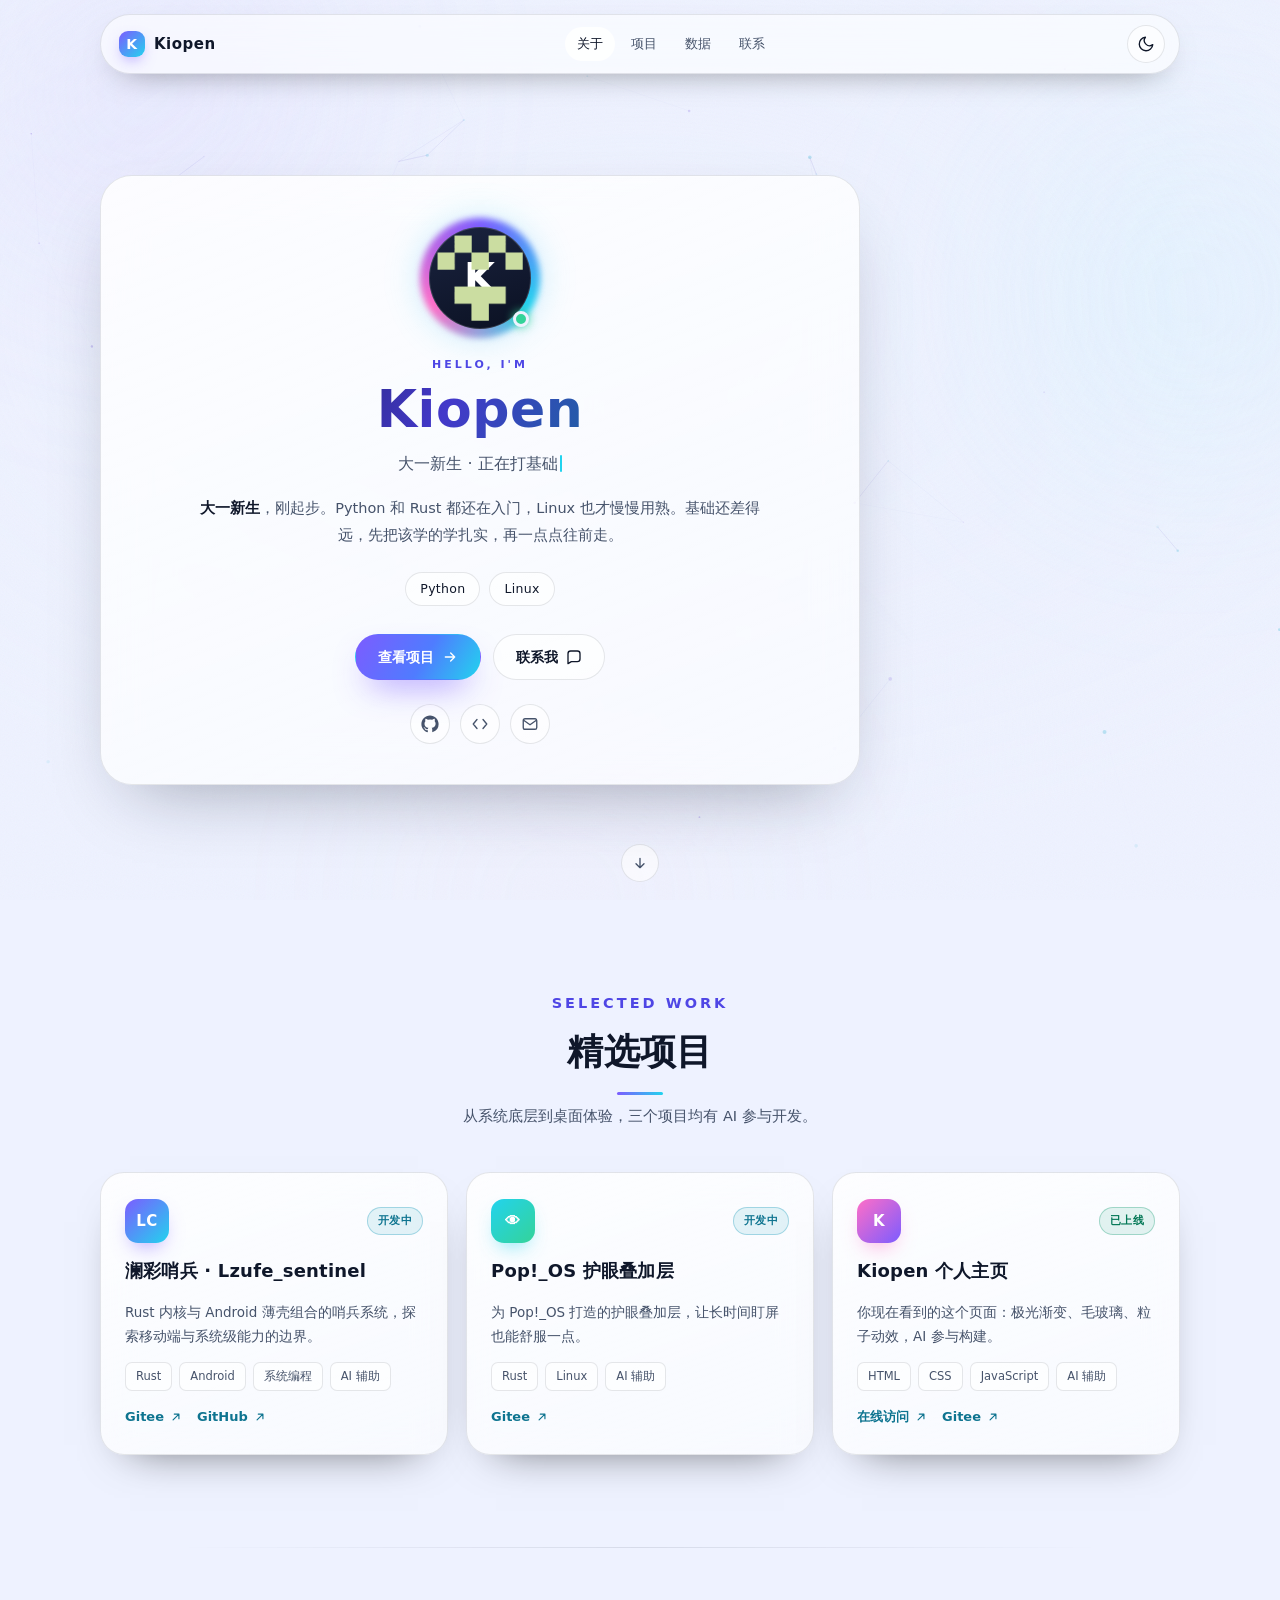
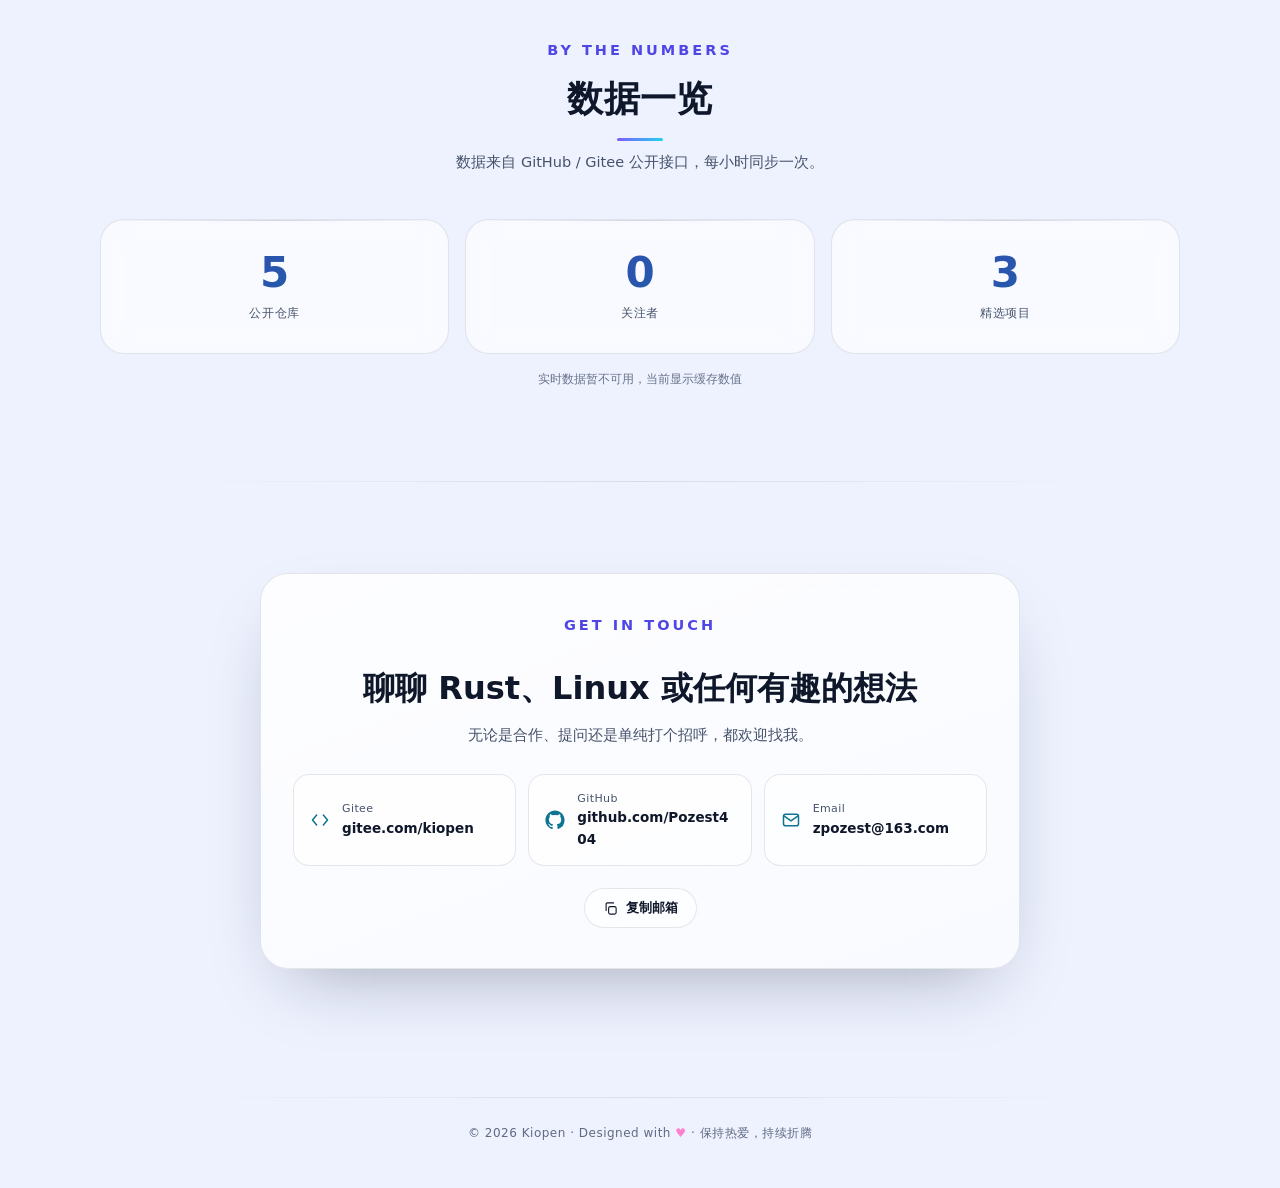
<file: index.html>
<!DOCTYPE html>
<html lang="zh-CN" data-theme="dark">
<head>
<meta charset="UTF-8" />
<meta name="viewport" content="width=device-width, initial-scale=1.0" />
<meta name="color-scheme" content="dark light" />
<meta name="theme-color" id="themeColor" content="#060912" />
<script>
  /* 尽早应用主题，避免深色闪屏 */
  (function () {
    try {
      var t = localStorage.getItem('kiopen-theme');
      if (!t) t = window.matchMedia('(prefers-color-scheme: light)').matches ? 'light' : 'dark';
      document.documentElement.setAttribute('data-theme', t);
      document.documentElement.style.colorScheme = t;
    } catch (e) {}
  })();
</script>
<title>Kiopen · 大一新生，正在学编程</title>
<meta name="description" content="Kiopen 的个人主页 —— 大一新生，刚开始学编程，Python 和 Rust 都在入门，还在慢慢熟悉 Linux。" />
<meta name="author" content="Kiopen" />
<meta name="keywords" content="Kiopen, Rust, Linux, Pop!_OS, 个人主页, Pozest404" />
<link rel="canonical" href="https://kiopen.icu/" />
<link rel="manifest" href="/manifest.webmanifest" />
<link rel="apple-touch-icon" href="/avatar.png" />

<meta property="og:type" content="website" />
<meta property="og:title" content="Kiopen · 大一新生，正在学编程" />
<meta property="og:description" content="大一新生，刚开始学编程，Python 和 Rust 都还在入门阶段。" />
<meta property="og:url" content="https://kiopen.icu/" />
<meta property="og:image" content="https://kiopen.icu/avatar.png" />
<meta name="twitter:card" content="summary" />
<meta name="twitter:title" content="Kiopen · 大一新生，正在学编程" />
<meta name="twitter:description" content="大一新生，刚开始学编程，Python 和 Rust 都还在入门阶段。" />
<meta name="twitter:image" content="https://kiopen.icu/avatar.png" />

<link rel="icon" href="data:image/svg+xml,%3Csvg xmlns='http://www.w3.org/2000/svg' viewBox='0 0 64 64'%3E%3Cdefs%3E%3ClinearGradient id='g' x1='0' y1='0' x2='1' y2='1'%3E%3Cstop stop-color='%237c5cff'/%3E%3Cstop offset='1' stop-color='%2322d3ee'/%3E%3C/linearGradient%3E%3C/defs%3E%3Crect width='64' height='64' rx='16' fill='url(%23g)'/%3E%3Ctext x='32' y='45' font-family='Arial,sans-serif' font-size='36' font-weight='700' fill='white' text-anchor='middle'%3EK%3C/text%3E%3C/svg%3E" />

<script type="application/ld+json">
{
  "@context": "https://schema.org",
  "@type": "Person",
  "name": "Kiopen",
  "url": "https://kiopen.icu/",
  "image": "https://kiopen.icu/avatar.png",
  "jobTitle": "大一新生",
  "knowsAbout": ["Python", "Linux"],
  "sameAs": ["https://github.com/Pozest404", "https://gitee.com/kiopen"]
}
</script>

<style>
  :root {
    --accent-1: #7c5cff;
    --accent-2: #22d3ee;
    --accent-3: #ff6ec7;
    --bg: #060912;
    --text: #f6f8ff;
    --muted: rgba(246, 248, 255, 0.7);
    --card: rgba(255, 255, 255, 0.065);
    --card-strong: rgba(255, 255, 255, 0.11);
    --border: rgba(255, 255, 255, 0.14);
    --border-strong: rgba(255, 255, 255, 0.32);
    --nav-bg: rgba(6, 9, 18, 0.62);
    --shadow: 0 30px 70px -26px rgba(3, 5, 16, 0.9);
    --ring: rgba(255, 255, 255, 0.18);
    --radius: 24px;
    --maxw: 1080px;
  }
  [data-theme="light"] {
    --bg: #eef2ff;
    --text: #0f172a;
    --muted: #46536b;
    --card: rgba(255, 255, 255, 0.62);
    --card-strong: rgba(255, 255, 255, 0.86);
    --border: rgba(15, 23, 42, 0.1);
    --border-strong: rgba(15, 23, 42, 0.24);
    --nav-bg: rgba(255, 255, 255, 0.62);
    --shadow: 0 30px 70px -32px rgba(15, 23, 42, 0.38);
    --ring: rgba(15, 23, 42, 0.14);
  }

  *, *::before, *::after { margin: 0; padding: 0; box-sizing: border-box; }
  html { scroll-behavior: smooth; }
  @media (prefers-reduced-motion: reduce) { html { scroll-behavior: auto; } }

  body {
    position: relative;
    min-height: 100vh;
    background: var(--bg);
    color: var(--text);
    font-family: "PingFang SC", "Microsoft YaHei", system-ui, -apple-system, "Segoe UI", Roboto, sans-serif;
    -webkit-font-smoothing: antialiased;
    overflow-x: hidden;
    line-height: 1.6;
    transition: background 0.4s ease, color 0.4s ease;
  }

  a { color: inherit; }
  img { max-width: 100%; display: block; }
  ::selection { background: rgba(124, 92, 255, 0.45); color: #fff; }

  .skip {
    position: fixed; left: 12px; top: -60px; z-index: 999;
    padding: 10px 16px; border-radius: 10px;
    background: var(--accent-1); color: #fff; text-decoration: none; font-size: 13px;
    transition: top 0.2s ease;
  }
  .skip:focus { top: 12px; }

  :focus-visible { outline: 2px solid var(--accent-2); outline-offset: 3px; border-radius: 6px; }

  /* ===== 极光背景 ===== */
  .aurora { position: fixed; inset: 0; z-index: 0; overflow: hidden; pointer-events: none; }
  .aurora .blob { position: absolute; border-radius: 50%; filter: blur(90px); opacity: 0.55; mix-blend-mode: screen; will-change: transform; }
  .b1 { width: 46vmax; height: 46vmax; left: -12vmax; top: -16vmax; background: radial-gradient(circle, #7c5cff, transparent 65%); animation: drift1 20s ease-in-out infinite alternate; }
  .b2 { width: 42vmax; height: 42vmax; right: -14vmax; top: 2vmax; background: radial-gradient(circle, #22d3ee, transparent 65%); animation: drift2 24s ease-in-out infinite alternate; }
  .b3 { width: 40vmax; height: 40vmax; left: 24vmax; bottom: -20vmax; background: radial-gradient(circle, #ff6ec7, transparent 65%); animation: drift3 28s ease-in-out infinite alternate; }
  [data-theme="light"] .aurora .blob { opacity: 0.3; mix-blend-mode: multiply; filter: blur(100px); }
  [data-theme="light"] .b1 { background: radial-gradient(circle, #c4b5fd, transparent 68%); }
  [data-theme="light"] .b2 { background: radial-gradient(circle, #a5f3fc, transparent 68%); }
  [data-theme="light"] .b3 { background: radial-gradient(circle, #fbcfe8, transparent 68%); }
  .aurora::after {
    content: ""; position: absolute; inset: 0;
    background: radial-gradient(70% 60% at 50% 40%, transparent 0%, rgba(4, 6, 15, 0.35) 70%, rgba(4, 6, 15, 0.6) 100%);
  }
  [data-theme="light"] .aurora::after { background: radial-gradient(75% 60% at 50% 35%, transparent 0%, rgba(238, 242, 255, 0.35) 70%, rgba(238, 242, 255, 0.7) 100%); }
  @keyframes drift1 { to { transform: translate3d(12vmax, 10vmax, 0) scale(1.18); } }
  @keyframes drift2 { to { transform: translate3d(-10vmax, 12vmax, 0) scale(1.12); } }
  @keyframes drift3 { to { transform: translate3d(8vmax, -10vmax, 0) scale(1.2); } }

  #particles { position: fixed; inset: 0; z-index: 1; pointer-events: none; }

  /* ===== 顶部导航 ===== */
  .nav {
    position: fixed; top: 14px; left: 50%; transform: translateX(-50%);
    z-index: 50;
    width: min(var(--maxw), calc(100vw - 24px));
    display: flex; align-items: center; justify-content: space-between; gap: 14px;
    padding: 10px 14px 10px 18px;
    border-radius: 999px;
    background: var(--nav-bg);
    border: 1px solid var(--border);
    -webkit-backdrop-filter: blur(18px) saturate(150%);
    backdrop-filter: blur(18px) saturate(150%);
    box-shadow: 0 12px 34px -20px rgba(0, 0, 0, 0.6);
  }
  .brand { display: flex; align-items: center; gap: 9px; font-weight: 800; letter-spacing: 0.5px; text-decoration: none; font-size: 15px; }
  .brand-dot {
    width: 26px; height: 26px; border-radius: 9px; display: grid; place-items: center;
    background: linear-gradient(135deg, var(--accent-1), var(--accent-2));
    color: #fff; font-size: 14px; box-shadow: 0 6px 16px -6px rgba(124, 92, 255, 0.9);
  }
  .nav-links { display: flex; align-items: center; gap: 4px; }
  .nav-links a {
    padding: 7px 12px; border-radius: 999px; text-decoration: none;
    font-size: 13px; color: var(--muted);
    transition: color 0.2s ease, background 0.2s ease;
  }
  .nav-links a:hover { color: var(--text); background: var(--card-strong); }
  .nav-links a.active { color: var(--text); background: var(--card-strong); }

  .theme-btn {
    width: 38px; height: 38px; flex: none; display: grid; place-items: center;
    border-radius: 50%; border: 1px solid var(--border); background: var(--card);
    color: var(--text); cursor: pointer;
    transition: transform 0.25s ease, background 0.25s ease, border-color 0.25s ease;
  }
  .theme-btn:hover { transform: rotate(-18deg) scale(1.06); border-color: var(--border-strong); }
  .theme-btn svg { width: 18px; height: 18px; }
  .theme-btn .moon { display: none; }
  [data-theme="light"] .theme-btn .sun { display: none; }
  [data-theme="light"] .theme-btn .moon { display: block; }

  /* 移动端菜单按钮 */
  .nav-toggle {
    display: none; width: 38px; height: 38px; flex: none; place-items: center;
    border-radius: 50%; border: 1px solid var(--border); background: var(--card);
    color: var(--text); cursor: pointer;
    transition: transform 0.25s ease, background 0.25s ease, border-color 0.25s ease;
  }
  .nav-toggle:hover { border-color: var(--border-strong); }
  .nav-toggle svg { width: 18px; height: 18px; }
  [data-theme="light"] .nav-toggle { color: #0f172a; }

  /* 滚动进度条 */
  .progress {
    position: fixed; top: 0; left: 0; z-index: 60;
    width: 0; height: 2px;
    background: linear-gradient(90deg, var(--accent-1), var(--accent-2));
    box-shadow: 0 0 12px rgba(124, 92, 255, 0.85);
  }

  .nav.scrolled {
    box-shadow: 0 18px 44px -24px rgba(0, 0, 0, 0.85), 0 1px 0 rgba(255, 255, 255, 0.06) inset;
  }

  /* 背景细颗粒，让渐变更耐看 */
  body::after {
    content: ""; position: fixed; inset: 0; z-index: 1; pointer-events: none;
    opacity: 0.035;
    background-image: url("data:image/svg+xml,%3Csvg xmlns='http://www.w3.org/2000/svg' width='120' height='120'%3E%3Cfilter id='n'%3E%3CfeTurbulence type='fractalNoise' baseFrequency='0.9' numOctaves='2'/%3E%3C/filter%3E%3Crect width='120' height='120' filter='url(%23n)'/%3E%3C/svg%3E");
  }

  /* ===== 布局容器 ===== */
  .wrap { position: relative; z-index: 2; width: min(var(--maxw), calc(100vw - 36px)); margin: 0 auto; }
  main { position: relative; z-index: 2; }
  section { scroll-margin-top: 96px; }

  /* ===== Hero ===== */
  .hero {
    position: relative;
    min-height: 100vh; min-height: 100svh;
    display: flex; flex-direction: column; align-items: center; justify-content: center;
    text-align: center; padding: 130px 0 70px;
  }
  .hero-card {
    width: min(760px, 100%);
    padding: 46px 40px 40px;
    border-radius: 32px;
    border: 1px solid var(--border);
    background: linear-gradient(160deg, var(--card-strong), var(--card));
    -webkit-backdrop-filter: blur(22px) saturate(150%);
    backdrop-filter: blur(22px) saturate(150%);
    box-shadow: var(--shadow), inset 0 1px 0 rgba(255, 255, 255, 0.18);
    transform-style: preserve-3d;
    transition: transform 0.18s ease-out;
    position: relative;
    overflow: hidden;
  }
  .hero-card::before {
    content: ""; position: absolute; inset: 0; border-radius: inherit; pointer-events: none;
    background: radial-gradient(420px 300px at var(--mx, 50%) var(--my, 0%), rgba(124, 92, 255, 0.22), transparent 70%);
    opacity: 0; transition: opacity 0.35s ease;
  }
  .hero-card:hover::before { opacity: 1; }
  .hero-card.tilting { transition: none; }

  .avatar { position: relative; width: 112px; height: 112px; margin: 0 auto 22px; isolation: isolate; }
  .avatar-halo {
    position: absolute; inset: -18px; z-index: 0; border-radius: 50%;
    background: radial-gradient(circle, rgba(124, 92, 255, 0.5), rgba(34, 211, 238, 0.15) 55%, transparent 72%);
    filter: blur(14px); animation: breathe 4.5s ease-in-out infinite;
  }
  .avatar-ring {
    position: absolute; inset: -4px; z-index: 1; border-radius: 50%;
    background: conic-gradient(from 0deg, var(--accent-1), var(--accent-2), var(--accent-3), var(--accent-1));
    filter: blur(3px); animation: spin 9s linear infinite;
  }
  .avatar-core {
    position: absolute; inset: 5px; z-index: 2; border-radius: 50%; overflow: hidden;
    display: grid; place-items: center;
    background: linear-gradient(160deg, #1a2340, #0b1122);
    box-shadow: inset 0 0 0 1px rgba(255, 255, 255, 0.16);
  }
  .avatar-core .fallback { font-size: 40px; font-weight: 800; color: #fff; letter-spacing: 1px; }
  .avatar-core img { position: absolute; inset: 0; width: 100%; height: 100%; object-fit: cover; z-index: 2; }
  .avatar-status {
    position: absolute; right: 7px; bottom: 7px; z-index: 3; width: 16px; height: 16px; border-radius: 50%;
    background: #34d399; border: 3px solid var(--bg); box-shadow: 0 0 10px rgba(52, 211, 153, 0.9);
    animation: pulse 2.6s ease-out infinite;
  }
  @keyframes spin { to { transform: rotate(360deg); } }
  @keyframes breathe { 0%, 100% { opacity: 0.55; transform: scale(1); } 50% { opacity: 0.92; transform: scale(1.08); } }
  @keyframes pulse {
    0% { box-shadow: 0 0 0 0 rgba(52, 211, 153, 0.6); }
    70% { box-shadow: 0 0 0 9px rgba(52, 211, 153, 0); }
    100% { box-shadow: 0 0 0 0 rgba(52, 211, 153, 0); }
  }

  .eyebrow { font-size: 11px; letter-spacing: 3px; text-transform: uppercase; font-weight: 700; color: var(--accent-2); margin-bottom: 8px; }
  .name {
    font-size: clamp(34px, 6vw, 52px); line-height: 1.1; font-weight: 800; letter-spacing: 0.5px; margin-bottom: 12px;
    background: linear-gradient(115deg, var(--text), #c7d2fe 42%, #a5f3fc 78%, var(--text));
    -webkit-background-clip: text; background-clip: text; -webkit-text-fill-color: transparent; color: transparent;
  }
  .typing { display: flex; align-items: center; justify-content: center; gap: 2px; min-height: 26px; font-size: 16px; color: var(--muted); }
  .caret { display: inline-block; width: 2px; height: 17px; border-radius: 2px; background: var(--accent-2); animation: blink 1s steps(1) infinite; }
  @keyframes blink { 50% { opacity: 0; } }

  .hero-desc { max-width: 560px; margin: 18px auto 0; font-size: 14.5px; line-height: 1.9; color: var(--muted); }
  .hero-desc strong { color: var(--text); font-weight: 600; }

  .tags { display: flex; flex-wrap: wrap; justify-content: center; gap: 9px; margin-top: 22px; }
  .tags span {
    padding: 6px 14px; border-radius: 999px; font-size: 12.5px; letter-spacing: 0.3px;
    color: var(--text); background: var(--card); border: 1px solid var(--border);
    transition: transform 0.22s ease, background 0.22s ease, border-color 0.22s ease;
  }
  .tags span:hover { transform: translateY(-2px); background: rgba(124, 92, 255, 0.24); border-color: rgba(124, 92, 255, 0.55); }

  .cta { display: flex; flex-wrap: wrap; justify-content: center; gap: 12px; margin-top: 28px; }
  .btn {
    position: relative; overflow: hidden;
    display: inline-flex; align-items: center; gap: 8px;
    padding: 11px 22px; border-radius: 999px; font-size: 14px; font-weight: 600;
    text-decoration: none; cursor: pointer; border: 1px solid transparent;
    transition: transform 0.22s ease, box-shadow 0.22s ease, background 0.22s ease, border-color 0.22s ease;
  }
  .btn svg { width: 16px; height: 16px; }
  .btn-primary {
    color: #fff; background: linear-gradient(120deg, var(--accent-1), #4f7cff 55%, var(--accent-2));
    box-shadow: 0 16px 34px -14px rgba(124, 92, 255, 0.85);
  }
  .btn-primary:hover { transform: translateY(-3px); box-shadow: 0 22px 40px -14px rgba(124, 92, 255, 0.95); }
  .btn::after {
    content: ""; position: absolute; top: 0; left: -130%; width: 60%; height: 100%;
    background: linear-gradient(100deg, transparent, rgba(255, 255, 255, 0.38), transparent);
    transform: skewX(-18deg); transition: left 0.6s ease; pointer-events: none;
  }
  .btn:hover::after { left: 140%; }
  .btn-ghost { color: var(--text); background: var(--card); border-color: var(--border); }
  .btn-ghost:hover { transform: translateY(-3px); background: var(--card-strong); border-color: var(--border-strong); }

  .socials { display: flex; justify-content: center; gap: 10px; margin-top: 24px; }
  .socials a {
    width: 40px; height: 40px; display: grid; place-items: center; border-radius: 50%;
    color: var(--muted); background: var(--card); border: 1px solid var(--border);
    transition: transform 0.22s ease, color 0.22s ease, background 0.22s ease, border-color 0.22s ease;
  }
  .socials a:hover { transform: translateY(-3px); color: var(--text); background: var(--card-strong); border-color: var(--border-strong); }
  .socials a svg { width: 18px; height: 18px; }

  .scroll-hint {
    position: absolute; left: 50%; bottom: 18px; transform: translateX(-50%);
    display: grid; place-items: center; width: 38px; height: 38px; border-radius: 50%;
    color: var(--muted); background: var(--card); border: 1px solid var(--border);
    transition: color 0.22s ease, border-color 0.22s ease;
  }
  .scroll-hint:hover { color: var(--text); border-color: var(--border-strong); }
  .scroll-hint svg { width: 16px; height: 16px; animation: nudge 1.9s ease-in-out infinite; }
  @keyframes nudge { 0%, 100% { transform: translateY(-2px); } 50% { transform: translateY(3px); } }
  @media (max-width: 720px) { .scroll-hint { display: none; } }

  /* ===== 通用 section ===== */
  .section { position: relative; padding: 92px 0; }
  .section + .section::before {
    content: ""; position: absolute; top: 0; left: 50%; transform: translateX(-50%);
    width: min(920px, calc(100% - 48px)); height: 1px;
    background: linear-gradient(90deg, transparent, var(--border), transparent);
  }
  .section-head { text-align: center; max-width: 620px; margin: 0 auto 44px; }
  .section-head h2 {
    position: relative; padding-bottom: 14px;
    font-size: clamp(26px, 4vw, 36px); font-weight: 800; letter-spacing: 0.3px; margin-bottom: 10px;
    text-wrap: balance;
  }
  .section-head h2::after {
    content: ""; position: absolute; left: 50%; bottom: 0; transform: translateX(-50%);
    width: 46px; height: 3px; border-radius: 999px;
    background: linear-gradient(90deg, var(--accent-1), var(--accent-2));
  }
  .section-head p { color: var(--muted); font-size: 14.5px; }

  /* ===== 项目卡片 ===== */
  .projects-grid { display: grid; grid-template-columns: repeat(auto-fit, minmax(290px, 1fr)); gap: 18px; }
  .project {
    position: relative; display: flex; flex-direction: column; gap: 14px;
    padding: 26px 24px; border-radius: var(--radius);
    background: linear-gradient(160deg, var(--card-strong), var(--card));
    border: 1px solid var(--border);
    -webkit-backdrop-filter: blur(16px) saturate(140%);
    backdrop-filter: blur(16px) saturate(140%);
    box-shadow: 0 20px 44px -30px rgba(0, 0, 0, 0.7);
    transition: transform 0.28s cubic-bezier(0.22, 1, 0.36, 1), border-color 0.28s ease, box-shadow 0.28s ease;
    overflow: hidden;
  }
  .project::after {
    content: ""; position: absolute; inset: 0; border-radius: inherit;
    background: radial-gradient(340px circle at var(--px, 50%) var(--py, 0%), rgba(124, 92, 255, 0.26), transparent 62%);
    opacity: 0; transition: opacity 0.35s ease; pointer-events: none;
  }
  .project:hover { transform: translateY(-6px); border-color: var(--border-strong); box-shadow: 0 30px 60px -30px rgba(0, 0, 0, 0.8); }
  .project:hover::after { opacity: 1; }
  .project-top { display: flex; align-items: center; justify-content: space-between; gap: 12px; }
  .project-icon {
    width: 44px; height: 44px; flex: none; border-radius: 13px; display: grid; place-items: center;
    font-weight: 800; font-size: 15px; color: #fff; letter-spacing: 0.5px;
    background: linear-gradient(135deg, var(--accent-1), var(--accent-2));
    box-shadow: 0 10px 22px -10px rgba(124, 92, 255, 0.8);
  }
  .project:nth-child(2) .project-icon { background: linear-gradient(135deg, #22d3ee, #34d399); box-shadow: 0 10px 22px -10px rgba(34, 211, 238, 0.8); }
  .project:nth-child(3) .project-icon { background: linear-gradient(135deg, #ff6ec7, #7c5cff); box-shadow: 0 10px 22px -10px rgba(255, 110, 199, 0.8); }
  .badge {
    padding: 4px 10px; border-radius: 999px; font-size: 11px; font-weight: 600; letter-spacing: 0.3px;
    color: #34d399; background: rgba(52, 211, 153, 0.12); border: 1px solid rgba(52, 211, 153, 0.32);
  }
  .badge.dev { color: var(--accent-2); background: rgba(34, 211, 238, 0.1); border-color: rgba(34, 211, 238, 0.3); }
  .project h3 { font-size: 18px; font-weight: 700; letter-spacing: 0.2px; }
  .project p { font-size: 13.5px; line-height: 1.8; color: var(--muted); flex: 1; }
  .project-tags { display: flex; flex-wrap: wrap; gap: 7px; }
  .project-tags span {
    padding: 4px 10px; border-radius: 7px; font-size: 11.5px;
    color: var(--muted); background: var(--card); border: 1px solid var(--border);
  }
  .project-links { display: flex; flex-wrap: wrap; gap: 14px; margin-top: 2px; }
  .project-links a {
    display: inline-flex; align-items: center; gap: 5px;
    font-size: 13px; font-weight: 600; text-decoration: none; color: var(--accent-2);
    transition: gap 0.2s ease, color 0.2s ease;
  }
  .project-links a:hover { gap: 9px; color: var(--accent-1); }
  .project-links a svg { width: 14px; height: 14px; }

  /* ===== 数据统计 ===== */
  .stats-grid { display: grid; grid-template-columns: repeat(3, 1fr); gap: 16px; }
  .stat-card {
    position: relative; overflow: hidden;
    padding: 30px 18px; text-align: center; border-radius: var(--radius);
    background: var(--card); border: 1px solid var(--border);
    -webkit-backdrop-filter: blur(14px); backdrop-filter: blur(14px);
    transition: transform 0.25s ease, border-color 0.25s ease;
  }
  .stat-card:hover { transform: translateY(-4px); border-color: var(--border-strong); }
  .stat-card::before {
    content: ""; position: absolute; inset: 0 0 auto; height: 1px;
    background: linear-gradient(90deg, transparent, rgba(255, 255, 255, 0.34), transparent);
  }
  [data-theme="light"] .stat-card::before { background: linear-gradient(90deg, transparent, rgba(15, 23, 42, 0.16), transparent); }
  .stat-card b {
    display: block; font-size: clamp(30px, 5vw, 42px); line-height: 1.1; font-weight: 800;
    background: linear-gradient(120deg, #a5b4fc, #67e8f9);
    -webkit-background-clip: text; background-clip: text; -webkit-text-fill-color: transparent; color: transparent;
  }
  .stat-card small { display: block; margin-top: 8px; font-size: 12px; letter-spacing: 0.6px; color: var(--muted); }
  .stats-note { margin-top: 16px; text-align: center; font-size: 12px; color: var(--muted); opacity: 0.8; }

  /* ===== 联系 ===== */
  .contact-card {
    max-width: 760px; margin: 0 auto; padding: 40px 32px; text-align: center;
    border-radius: 28px; border: 1px solid var(--border);
    background: linear-gradient(160deg, var(--card-strong), var(--card));
    -webkit-backdrop-filter: blur(20px); backdrop-filter: blur(20px);
    box-shadow: var(--shadow);
  }
  .contact-card h2 { font-size: clamp(24px, 4vw, 32px); font-weight: 800; margin-bottom: 10px; }
  .contact-card > p { color: var(--muted); font-size: 14.5px; margin-bottom: 26px; }
  .contact-grid { display: grid; grid-template-columns: repeat(auto-fit, minmax(180px, 1fr)); gap: 12px; }
  .contact-item {
    display: flex; align-items: center; gap: 12px; padding: 15px 16px; border-radius: 16px;
    text-decoration: none; text-align: left;
    background: var(--card); border: 1px solid var(--border);
    transition: transform 0.22s ease, background 0.22s ease, border-color 0.22s ease;
  }
  .contact-item:hover { transform: translateY(-3px); background: var(--card-strong); border-color: var(--border-strong); }
  .contact-item svg { width: 20px; height: 20px; flex: none; color: var(--accent-2); }
  .contact-item span { display: block; font-size: 11px; color: var(--muted); letter-spacing: 0.4px; }
  .contact-item strong { display: block; font-size: 13.5px; font-weight: 600; word-break: break-all; }
  .copy-btn {
    margin: 22px auto 0; display: inline-flex; align-items: center; gap: 8px;
    padding: 10px 18px; border-radius: 999px; font-size: 13px; font-weight: 600;
    color: var(--text); background: var(--card); border: 1px solid var(--border); cursor: pointer;
    transition: transform 0.2s ease, background 0.2s ease, border-color 0.2s ease;
  }
  .copy-btn:hover { transform: translateY(-2px); background: var(--card-strong); border-color: var(--border-strong); }
  .copy-btn svg { width: 15px; height: 15px; }
  .copy-btn.copied { color: #34d399; border-color: rgba(52, 211, 153, 0.5); }

  /* ===== 页脚 ===== */
  footer {
    position: relative; z-index: 2;
    padding: 36px 18px 44px; text-align: center;
    font-size: 12px; letter-spacing: 0.5px; color: var(--muted); opacity: 0.85;
  }
  footer::before {
    content: ""; display: block; width: min(920px, 100%); height: 1px; margin: 0 auto 26px;
    background: linear-gradient(90deg, transparent, var(--border), transparent);
  }
  footer .heart { color: var(--accent-3); }

  /* ===== 返回顶部 ===== */
  .to-top {
    position: fixed; right: 18px; bottom: 22px; z-index: 40;
    width: 44px; height: 44px; display: grid; place-items: center; border-radius: 50%;
    color: #fff; background: linear-gradient(135deg, var(--accent-1), var(--accent-2));
    border: none; cursor: pointer; box-shadow: 0 14px 30px -12px rgba(124, 92, 255, 0.8);
    opacity: 0; pointer-events: none; transform: translateY(12px);
    transition: opacity 0.25s ease, transform 0.25s ease;
  }
  .to-top.show { opacity: 1; pointer-events: auto; transform: none; }
  .to-top svg { width: 18px; height: 18px; }

  /* ===== 滚动入场 ===== */
  .reveal { opacity: 0; transform: translateY(20px); transition: opacity 0.7s cubic-bezier(0.22, 1, 0.36, 1), transform 0.7s cubic-bezier(0.22, 1, 0.36, 1); transition-delay: var(--d, 0s); }
  .reveal.in { opacity: 1; transform: none; }

  /* ===== 浅色主题对比度修正 ===== */
  [data-theme="light"] .name {
    background: linear-gradient(115deg, #0f172a, #4338ca 45%, #0e7490 80%, #0f172a);
    -webkit-background-clip: text; background-clip: text;
  }
  [data-theme="light"] .eyebrow { color: #4f46e5; }
  [data-theme="light"] .stat-card b {
    background: linear-gradient(120deg, #4338ca, #0e7490);
    -webkit-background-clip: text; background-clip: text;
  }
  [data-theme="light"] .project-links a { color: #0e7490; }
  [data-theme="light"] .project-links a:hover { color: #4338ca; }
  [data-theme="light"] .contact-item svg { color: #0e7490; }
  [data-theme="light"] .badge { color: #047857; background: rgba(5, 150, 105, 0.1); border-color: rgba(5, 150, 105, 0.3); }
  [data-theme="light"] .badge.dev { color: #0e7490; background: rgba(8, 145, 178, 0.1); border-color: rgba(8, 145, 178, 0.3); }
  [data-theme="light"] .socials a { color: #46536b; }
  [data-theme="light"] .socials a:hover { color: #0f172a; }
  [data-theme="light"] .theme-btn { color: #0f172a; }
  [data-theme="light"] .typing { color: #46536b; }

  /* ===== 响应式 ===== */
  @media (max-width: 720px) {
    .nav { top: 10px; padding: 8px 10px 8px 12px; }
    .nav-links {
      display: none;
      position: absolute; top: calc(100% + 8px); left: 0; right: 0;
      flex-direction: column; align-items: stretch; gap: 2px; padding: 10px;
      border-radius: 22px; background: var(--nav-bg); border: 1px solid var(--border);
      -webkit-backdrop-filter: blur(18px) saturate(150%);
      backdrop-filter: blur(18px) saturate(150%);
      box-shadow: 0 18px 40px -22px rgba(0, 0, 0, 0.7);
    }
    .nav-links.open { display: flex; }
    .nav-links a { padding: 11px 14px; font-size: 14px; }
    .nav-toggle { display: grid; }
    .hero { padding: 110px 0 50px; }
    .hero-card { padding: 36px 22px 32px; border-radius: 26px; }
    .section { padding: 70px 0; }
    .stats-grid { grid-template-columns: repeat(2, 1fr); }
    .stats-grid .stat-card:last-child:nth-child(odd) { grid-column: span 2; }
    .stat-card { padding: 22px 18px; }
    .contact-card { padding: 30px 20px; }
  }
  @media (max-width: 420px) {
    .hero-card { padding: 30px 16px 26px; }
    .cta { flex-direction: column; }
    .btn { justify-content: center; }
  }

  @media (prefers-reduced-motion: reduce) {
    *, *::before, *::after {
      animation-duration: 0.001ms !important;
      animation-iteration-count: 1 !important;
      transition-duration: 0.001ms !important;
    }
    .reveal { opacity: 1; transform: none; }
  }
</style>
<noscript><style>.reveal { opacity: 1 !important; transform: none !important; }</style></noscript>
</head>
<body>
  <a class="skip" href="#main">跳到主要内容</a>
  <div class="progress" id="progress" aria-hidden="true"></div>

  <div class="aurora" aria-hidden="true">
    <span class="blob b1"></span>
    <span class="blob b2"></span>
    <span class="blob b3"></span>
  </div>
  <canvas id="particles" aria-hidden="true"></canvas>

  <header class="nav">
    <a class="brand" href="#about" aria-label="回到顶部">
      <span class="brand-dot">K</span>
      <span>Kiopen</span>
    </a>
    <nav class="nav-links" id="navLinks" aria-label="页面导航">
      <a href="#about" class="active">关于</a>
      <a href="#projects">项目</a>
      <a href="#stats">数据</a>
      <a href="#contact">联系</a>
    </nav>
    <button class="nav-toggle" id="navToggle" type="button" aria-label="打开导航菜单" aria-expanded="false" aria-controls="navLinks">
      <svg viewBox="0 0 24 24" fill="none" stroke="currentColor" stroke-width="1.8" stroke-linecap="round" aria-hidden="true">
        <path d="M4 7h16M4 12h16M4 17h16"></path>
      </svg>
    </button>
    <button class="theme-btn" id="themeBtn" type="button" aria-label="切换深浅色">
      <svg class="sun" viewBox="0 0 24 24" fill="none" stroke="currentColor" stroke-width="1.8" stroke-linecap="round" aria-hidden="true">
        <circle cx="12" cy="12" r="4"></circle>
        <path d="M12 2v2M12 20v2M4.9 4.9l1.4 1.4M17.7 17.7l1.4 1.4M2 12h2M20 12h2M4.9 19.1l1.4-1.4M17.7 6.3l1.4-1.4"></path>
      </svg>
      <svg class="moon" viewBox="0 0 24 24" fill="none" stroke="currentColor" stroke-width="1.8" stroke-linecap="round" stroke-linejoin="round" aria-hidden="true">
        <path d="M21 12.8A9 9 0 1 1 11.2 3a7 7 0 0 0 9.8 9.8z"></path>
      </svg>
    </button>
  </header>

  <main id="main">
    <!-- Hero -->
    <section class="hero" id="about">
      <div class="wrap">
        <div class="hero-card reveal" id="heroCard">
          <div class="avatar">
            <span class="avatar-halo" aria-hidden="true"></span>
            <span class="avatar-ring" aria-hidden="true"></span>
            <div class="avatar-core">
              <span class="fallback" aria-hidden="true">K</span>
              <!-- 想换成自己的照片：替换同目录下的 avatar.png 即可 -->
              <img src="avatar.png" alt="Kiopen 的头像" width="512" height="512" loading="eager" onerror="this.hidden=true" />
            </div>
            <span class="avatar-status" aria-hidden="true" title="在线"></span>
          </div>

          <p class="eyebrow">Hello, I'm</p>
          <h1 class="name">Kiopen</h1>
          <p class="typing"><span id="type">大一新生 · 正在打基础</span><span class="caret" aria-hidden="true"></span></p>

          <p class="hero-desc">
            <strong>大一新生</strong>，刚起步。Python 和 Rust 都还在入门，Linux 也才慢慢用熟。基础还差得远，先把该学的学扎实，再一点点往前走。
          </p>

          <div class="tags" aria-label="技术标签">
            <span>Python</span>
            <span>Linux</span>
          </div>

          <div class="cta">
            <a class="btn btn-primary" href="#projects">
              查看项目
              <svg viewBox="0 0 24 24" fill="none" stroke="currentColor" stroke-width="2" stroke-linecap="round" stroke-linejoin="round" aria-hidden="true"><path d="M5 12h14M13 6l6 6-6 6"></path></svg>
            </a>
            <a class="btn btn-ghost" href="#contact">
              联系我
              <svg viewBox="0 0 24 24" fill="none" stroke="currentColor" stroke-width="2" stroke-linecap="round" stroke-linejoin="round" aria-hidden="true"><path d="M21 15a4 4 0 0 1-4 4H8l-5 3V7a4 4 0 0 1 4-4h10a4 4 0 0 1 4 4z"></path></svg>
            </a>
          </div>

          <div class="socials">
            <a href="https://github.com/Pozest404" target="_blank" rel="noopener" aria-label="GitHub">
              <svg viewBox="0 0 24 24" fill="currentColor" aria-hidden="true"><path d="M12 .5C5.73.5.5 5.73.5 12c0 5.08 3.29 9.39 7.86 10.91.58.11.79-.25.79-.56v-2c-3.2.7-3.88-1.54-3.88-1.54-.53-1.34-1.29-1.7-1.29-1.7-1.05-.72.08-.7.08-.7 1.16.08 1.77 1.19 1.77 1.19 1.03 1.77 2.7 1.26 3.36.96.1-.75.4-1.26.73-1.55-2.55-.29-5.23-1.28-5.23-5.7 0-1.26.45-2.29 1.19-3.1-.12-.29-.52-1.46.11-3.05 0 0 .97-.31 3.18 1.18a11.1 11.1 0 0 1 5.8 0c2.2-1.49 3.17-1.18 3.17-1.18.63 1.59.23 2.76.11 3.05.74.81 1.19 1.84 1.19 3.1 0 4.43-2.69 5.41-5.25 5.69.41.35.78 1.05.78 2.12v3.14c0 .31.21.68.8.56A11.51 11.51 0 0 0 23.5 12C23.5 5.73 18.27.5 12 .5z"></path></svg>
            </a>
            <a href="https://gitee.com/kiopen" target="_blank" rel="noopener" aria-label="Gitee">
              <svg viewBox="0 0 24 24" fill="none" stroke="currentColor" stroke-width="1.8" stroke-linecap="round" stroke-linejoin="round" aria-hidden="true"><path d="m8 6-5 6 5 6M16 6l5 6-5 6"></path></svg>
            </a>
            <a href="mailto:zpozest@163.com" aria-label="邮箱">
              <svg viewBox="0 0 24 24" fill="none" stroke="currentColor" stroke-width="1.8" stroke-linecap="round" stroke-linejoin="round" aria-hidden="true"><rect x="3" y="5" width="18" height="14" rx="2.5"></rect><path d="m3.5 7 8.5 6 8.5-6"></path></svg>
            </a>
          </div>
        </div>
      </div>
      <a class="scroll-hint" href="#projects" aria-label="向下查看项目">
        <svg viewBox="0 0 24 24" fill="none" stroke="currentColor" stroke-width="2" stroke-linecap="round" stroke-linejoin="round" aria-hidden="true"><path d="M12 5v14M6 13l6 6 6-6"></path></svg>
      </a>
    </section>
    <section class="section" id="projects">
      <div class="wrap">
        <div class="section-head reveal">
          <p class="eyebrow">Selected Work</p>
          <h2>精选项目</h2>
          <p>从系统底层到桌面体验，三个项目均有 AI 参与开发。</p>
        </div>

        <div class="projects-grid">
          <article class="project reveal" style="--d: 0.05s">
            <div class="project-top">
              <div class="project-icon" aria-hidden="true">LC</div>
              <span class="badge dev">开发中</span>
            </div>
            <h3>澜彩哨兵 · Lzufe_sentinel</h3>
            <p>Rust 内核与 Android 薄壳组合的哨兵系统，探索移动端与系统级能力的边界。</p>
            <div class="project-tags"><span>Rust</span><span>Android</span><span>系统编程</span><span>AI 辅助</span></div>
            <div class="project-links">
              <a href="https://gitee.com/kiopen/Lzufe_sentinel" target="_blank" rel="noopener">Gitee
                <svg viewBox="0 0 24 24" fill="none" stroke="currentColor" stroke-width="2" stroke-linecap="round" stroke-linejoin="round" aria-hidden="true"><path d="M7 17 17 7M9 7h8v8"></path></svg>
              </a>
              <a href="https://github.com/Pozest404/Lzufe_sentinel" target="_blank" rel="noopener">GitHub
                <svg viewBox="0 0 24 24" fill="none" stroke="currentColor" stroke-width="2" stroke-linecap="round" stroke-linejoin="round" aria-hidden="true"><path d="M7 17 17 7M9 7h8v8"></path></svg>
              </a>
            </div>
          </article>

          <article class="project reveal" style="--d: 0.12s">
            <div class="project-top">
              <div class="project-icon" aria-hidden="true">👁</div>
              <span class="badge dev">开发中</span>
            </div>
            <h3>Pop!_OS 护眼叠加层</h3>
            <p>为 Pop!_OS 打造的护眼叠加层，让长时间盯屏也能舒服一点。</p>
            <div class="project-tags"><span>Rust</span><span>Linux</span><span>AI 辅助</span></div>
            <div class="project-links">
              <a href="https://gitee.com/kiopen/pop-os-eye-protection" target="_blank" rel="noopener">Gitee
                <svg viewBox="0 0 24 24" fill="none" stroke="currentColor" stroke-width="2" stroke-linecap="round" stroke-linejoin="round" aria-hidden="true"><path d="M7 17 17 7M9 7h8v8"></path></svg>
              </a>
            </div>
          </article>

          <article class="project reveal" style="--d: 0.19s">
            <div class="project-top">
              <div class="project-icon" aria-hidden="true">K</div>
              <span class="badge">已上线</span>
            </div>
            <h3>Kiopen 个人主页</h3>
            <p>你现在看到的这个页面：极光渐变、毛玻璃、粒子动效，AI 参与构建。</p>
            <div class="project-tags"><span>HTML</span><span>CSS</span><span>JavaScript</span><span>AI 辅助</span></div>
            <div class="project-links">
              <a href="https://kiopen.icu/" target="_blank" rel="noopener">在线访问
                <svg viewBox="0 0 24 24" fill="none" stroke="currentColor" stroke-width="2" stroke-linecap="round" stroke-linejoin="round" aria-hidden="true"><path d="M7 17 17 7M9 7h8v8"></path></svg>
              </a>
              <a href="https://gitee.com/kiopen/kiopen" target="_blank" rel="noopener">Gitee
                <svg viewBox="0 0 24 24" fill="none" stroke="currentColor" stroke-width="2" stroke-linecap="round" stroke-linejoin="round" aria-hidden="true"><path d="M7 17 17 7M9 7h8v8"></path></svg>
              </a>
            </div>
          </article>
        </div>
      </div>
    </section>

    <!-- 数据 -->
    <section class="section" id="stats">
      <div class="wrap">
        <div class="section-head reveal">
          <p class="eyebrow">By The Numbers</p>
          <h2>数据一览</h2>
          <p>数据来自 GitHub / Gitee 公开接口，每小时同步一次。</p>
        </div>

        <div class="stats-grid">
          <div class="stat-card reveal" style="--d: 0.05s">
            <b id="statRepos">5</b>
            <small>公开仓库</small>
          </div>
          <div class="stat-card reveal" style="--d: 0.12s">
            <b id="statFollowers">0</b>
            <small>关注者</small>
          </div>
          <div class="stat-card reveal" style="--d: 0.19s">
            <b id="statProjects">3</b>
            <small>精选项目</small>
          </div>
        </div>
        <p class="stats-note" id="statsNote">数据来自 GitHub / Gitee 公开接口，浏览器本地缓存 1 小时</p>
      </div>
    </section>

    <!-- 联系 -->
    <section class="section" id="contact">
      <div class="wrap">
        <div class="contact-card reveal">
          <p class="eyebrow">Get In Touch</p>
          <h2>聊聊 Rust、Linux 或任何有趣的想法</h2>
          <p>无论是合作、提问还是单纯打个招呼，都欢迎找我。</p>

          <div class="contact-grid">
            <a class="contact-item" href="https://gitee.com/kiopen" target="_blank" rel="noopener">
              <svg viewBox="0 0 24 24" fill="none" stroke="currentColor" stroke-width="1.8" stroke-linecap="round" stroke-linejoin="round" aria-hidden="true"><path d="m8 6-5 6 5 6M16 6l5 6-5 6"></path></svg>
              <div><span>Gitee</span><strong>gitee.com/kiopen</strong></div>
            </a>
            <a class="contact-item" href="https://github.com/Pozest404" target="_blank" rel="noopener">
              <svg viewBox="0 0 24 24" fill="currentColor" aria-hidden="true"><path d="M12 .5C5.73.5.5 5.73.5 12c0 5.08 3.29 9.39 7.86 10.91.58.11.79-.25.79-.56v-2c-3.2.7-3.88-1.54-3.88-1.54-.53-1.34-1.29-1.7-1.29-1.7-1.05-.72.08-.7.08-.7 1.16.08 1.77 1.19 1.77 1.19 1.03 1.77 2.7 1.26 3.36.96.1-.75.4-1.26.73-1.55-2.55-.29-5.23-1.28-5.23-5.7 0-1.26.45-2.29 1.19-3.1-.12-.29-.52-1.46.11-3.05 0 0 .97-.31 3.18 1.18a11.1 11.1 0 0 1 5.8 0c2.2-1.49 3.17-1.18 3.17-1.18.63 1.59.23 2.76.11 3.05.74.81 1.19 1.84 1.19 3.1 0 4.43-2.69 5.41-5.25 5.69.41.35.78 1.05.78 2.12v3.14c0 .31.21.68.8.56A11.51 11.51 0 0 0 23.5 12C23.5 5.73 18.27.5 12 .5z"></path></svg>
              <div><span>GitHub</span><strong>github.com/Pozest404</strong></div>
            </a>
            <a class="contact-item" href="mailto:zpozest@163.com">
              <svg viewBox="0 0 24 24" fill="none" stroke="currentColor" stroke-width="1.8" stroke-linecap="round" stroke-linejoin="round" aria-hidden="true"><rect x="3" y="5" width="18" height="14" rx="2.5"></rect><path d="m3.5 7 8.5 6 8.5-6"></path></svg>
              <div><span>Email</span><strong>zpozest@163.com</strong></div>
            </a>
          </div>

          <button class="copy-btn" id="copyEmail" type="button" data-email="zpozest@163.com">
            <svg viewBox="0 0 24 24" fill="none" stroke="currentColor" stroke-width="1.8" stroke-linecap="round" stroke-linejoin="round" aria-hidden="true"><rect x="9" y="9" width="12" height="12" rx="2.5"></rect><path d="M5 15V5a2 2 0 0 1 2-2h10"></path></svg>
            <span id="copyText" aria-live="polite">复制邮箱</span>
          </button>
        </div>
      </div>
    </section>
  </main>

  <footer>
    © <span id="year">2026</span> Kiopen · Designed with <span class="heart">♥</span> · 保持热爱，持续折腾
  </footer>

  <button class="to-top" id="toTop" type="button" aria-label="返回顶部">
    <svg viewBox="0 0 24 24" fill="none" stroke="currentColor" stroke-width="2.2" stroke-linecap="round" stroke-linejoin="round" aria-hidden="true"><path d="M12 19V5M6 11l6-6 6 6"></path></svg>
  </button>

  <script>
    (function () {
      'use strict';
      var root = document.documentElement;
      var reduce = window.matchMedia('(prefers-reduced-motion: reduce)').matches;

      /* ===== 主题切换 ===== */
      var themeBtn = document.getElementById('themeBtn');
      try {
        var saved = localStorage.getItem('kiopen-theme');
        if (saved) root.setAttribute('data-theme', saved);
        else if (window.matchMedia('(prefers-color-scheme: light)').matches) root.setAttribute('data-theme', 'light');
      } catch (e) {}
      function syncThemeLabel() {
        var light = root.getAttribute('data-theme') === 'light';
        themeBtn.setAttribute('aria-label', light ? '切换到深色模式' : '切换到浅色模式');
        root.style.colorScheme = light ? 'light' : 'dark';
        var metaColor = document.getElementById('themeColor');
        if (metaColor) metaColor.setAttribute('content', light ? '#eef2ff' : '#060912');
      }
      syncThemeLabel();
      themeBtn.addEventListener('click', function () {
        var next = root.getAttribute('data-theme') === 'light' ? 'dark' : 'light';
        root.setAttribute('data-theme', next);
        try { localStorage.setItem('kiopen-theme', next); } catch (e) {}
        syncThemeLabel();
      });

      /* ===== 移动端导航 ===== */
      (function () {
        var btn = document.getElementById('navToggle');
        var links = document.getElementById('navLinks');
        if (!btn || !links) return;
        function setOpen(open) {
          links.classList.toggle('open', open);
          btn.setAttribute('aria-expanded', open ? 'true' : 'false');
          btn.setAttribute('aria-label', open ? '关闭导航菜单' : '打开导航菜单');
        }
        btn.addEventListener('click', function () {
          setOpen(!links.classList.contains('open'));
        });
        links.addEventListener('click', function (e) {
          if (e.target.tagName === 'A') setOpen(false);
        });
        document.addEventListener('keydown', function (e) {
          if (e.key === 'Escape') setOpen(false);
        });
      })();

      /* ===== 打字机 ===== */
      (function () {
        var el = document.getElementById('type');
        if (!el) return;
        var phrases = ['大一新生 · 正在打基础', 'Python / Rust 入门中', '还在熟悉 Linux'];
        if (reduce) { el.textContent = phrases[0]; return; }
        var pi = 0, ci = 0, deleting = false;
        el.textContent = '';
        function tick() {
          var word = phrases[pi];
          if (!deleting) {
            ci++;
            el.textContent = word.slice(0, ci);
            if (ci === word.length) { deleting = true; setTimeout(tick, 1600); return; }
            setTimeout(tick, 90 + Math.random() * 60);
          } else {
            ci--;
            el.textContent = word.slice(0, ci);
            if (ci === 0) { deleting = false; pi = (pi + 1) % phrases.length; setTimeout(tick, 300); return; }
            setTimeout(tick, 45);
          }
        }
        tick();
      })();

      /* ===== 背景粒子 ===== */
      (function () {
        var canvas = document.getElementById('particles');
        if (!canvas) return;
        var ctx = canvas.getContext('2d');
        var W = 0, H = 0, parts = [], running = true;
        function isLight() { return root.getAttribute('data-theme') === 'light'; }
        function init() {
          var dpr = Math.min(window.devicePixelRatio || 1, 2);
          W = window.innerWidth; H = window.innerHeight;
          canvas.width = W * dpr; canvas.height = H * dpr;
          canvas.style.width = W + 'px'; canvas.style.height = H + 'px';
          ctx.setTransform(dpr, 0, 0, dpr, 0, 0);
          var n = Math.min(70, Math.max(24, Math.round(W * H / 30000)));
          parts = [];
          for (var i = 0; i < n; i++) {
            parts.push({
              x: Math.random() * W, y: Math.random() * H,
              r: Math.random() * 1.5 + 0.5,
              vx: (Math.random() - 0.5) * 0.2,
              vy: (Math.random() - 0.5) * 0.2,
              a: Math.random() * 0.4 + 0.12,
              hue: Math.random() > 0.5 ? 255 : 190
            });
          }
        }
        function draw() {
          if (!running) return;
          ctx.clearRect(0, 0, W, H);
          var light = isLight();
          for (var i = 0; i < parts.length; i++) {
            var p = parts[i];
            if (!reduce) {
              p.x += p.vx; p.y += p.vy;
              if (p.x < -10) p.x = W + 10;
              if (p.x > W + 10) p.x = -10;
              if (p.y < -10) p.y = H + 10;
              if (p.y > H + 10) p.y = -10;
            }
            ctx.beginPath();
            ctx.arc(p.x, p.y, p.r, 0, Math.PI * 2);
            ctx.fillStyle = 'hsla(' + p.hue + ',80%,' + (light ? '45%' : '78%') + ',' + (light ? p.a * 0.55 : p.a) + ')';
            ctx.fill();
            for (var j = i + 1; j < parts.length; j++) {
              var q = parts[j], dx = p.x - q.x, dy = p.y - q.y, d2 = dx * dx + dy * dy;
              if (d2 < 16900) {
                var d = Math.sqrt(d2);
                ctx.beginPath(); ctx.moveTo(p.x, p.y); ctx.lineTo(q.x, q.y);
                ctx.strokeStyle = 'hsla(' + (light ? '250' : '220') + ',70%,' + (light ? '40%' : '80%') + ',' + (1 - d / 130) * (light ? 0.1 : 0.13) + ')';
                ctx.lineWidth = 1; ctx.stroke();
              }
            }
          }
          if (!reduce) requestAnimationFrame(draw);
        }
        init();
        draw();
        var resizeTimer = 0;
        window.addEventListener('resize', function () {
          clearTimeout(resizeTimer);
          resizeTimer = setTimeout(function () { init(); if (reduce) draw(); }, 150);
        });
        document.addEventListener('visibilitychange', function () {
          running = !document.hidden;
          if (running) { requestAnimationFrame(draw); }
        });
      })();

      /* ===== Hero 3D 倾斜 ===== */
      (function () {
        var card = document.getElementById('heroCard');
        if (!card || reduce) return;
        if (window.matchMedia('(pointer: coarse)').matches) return;
        var max = 5;
        card.addEventListener('pointerenter', function () { card.classList.add('tilting'); });
        card.addEventListener('pointermove', function (e) {
          var r = card.getBoundingClientRect();
          var px = (e.clientX - r.left) / r.width;
          var py = (e.clientY - r.top) / r.height;
          card.style.setProperty('--mx', (px * 100).toFixed(2) + '%');
          card.style.setProperty('--my', (py * 100).toFixed(2) + '%');
          card.style.transform = 'rotateX(' + ((0.5 - py) * max * 2).toFixed(2) + 'deg) rotateY(' + ((px - 0.5) * max * 2).toFixed(2) + 'deg)';
        });
        card.addEventListener('pointerleave', function () {
          card.classList.remove('tilting');
          card.style.transform = 'rotateX(0) rotateY(0)';
          card.style.setProperty('--mx', '50%');
          card.style.setProperty('--my', '0%');
        });
      })();

      /* ===== 滚动入场 ===== */
      (function () {
        var items = document.querySelectorAll('.reveal');
        if (reduce || !('IntersectionObserver' in window)) {
          items.forEach(function (el) { el.classList.add('in'); });
          return;
        }
        var io = new IntersectionObserver(function (entries) {
          entries.forEach(function (en) {
            if (en.isIntersecting) { en.target.classList.add('in'); io.unobserve(en.target); }
          });
        }, { threshold: 0.12, rootMargin: '0px 0px -40px 0px' });
        items.forEach(function (el) { io.observe(el); });
      })();

      /* ===== 导航高亮 ===== */
      (function () {
        var links = document.querySelectorAll('.nav-links a');
        var sections = ['about', 'projects', 'stats', 'contact'].map(function (id) { return document.getElementById(id); }).filter(Boolean);
        if (!('IntersectionObserver' in window) || !sections.length) return;
        var io = new IntersectionObserver(function (entries) {
          entries.forEach(function (en) {
            if (!en.isIntersecting) return;
            links.forEach(function (a) { a.classList.toggle('active', a.getAttribute('href') === '#' + en.target.id); });
          });
        }, { threshold: 0.45, rootMargin: '-80px 0px -40% 0px' });
        sections.forEach(function (s) { io.observe(s); });
      })();

      /* ===== 返回顶部 ===== */
      (function () {
        var btn = document.getElementById('toTop');
        if (!btn) return;
        function onScroll() { btn.classList.toggle('show', window.scrollY > 600); }
        window.addEventListener('scroll', onScroll, { passive: true });
        onScroll();
        btn.addEventListener('click', function () { window.scrollTo({ top: 0, behavior: reduce ? 'auto' : 'smooth' }); });
      })();

      /* ===== 滚动进度与导航状态 ===== */
      (function () {
        var bar = document.getElementById('progress');
        var nav = document.querySelector('.nav');
        function update() {
          if (bar) {
            var max = document.documentElement.scrollHeight - window.innerHeight;
            bar.style.width = (max > 0 ? Math.min(window.scrollY / max, 1) * 100 : 0).toFixed(2) + '%';
          }
          if (nav) nav.classList.toggle('scrolled', window.scrollY > 24);
        }
        window.addEventListener('scroll', update, { passive: true });
        window.addEventListener('resize', update);
        update();
      })();

      /* ===== 卡片跟随光斑 ===== */
      (function () {
        if (window.matchMedia('(pointer: coarse)').matches) return;
        document.querySelectorAll('.project').forEach(function (card) {
          card.addEventListener('pointermove', function (e) {
            var r = card.getBoundingClientRect();
            card.style.setProperty('--px', ((e.clientX - r.left) / r.width * 100).toFixed(1) + '%');
            card.style.setProperty('--py', ((e.clientY - r.top) / r.height * 100).toFixed(1) + '%');
          });
        });
      })();

      /* ===== 复制邮箱 ===== */
      (function () {
        var btn = document.getElementById('copyEmail');
        if (!btn) return;
        var text = document.getElementById('copyText');
        var email = btn.getAttribute('data-email');
        btn.addEventListener('click', function () {
          function done() {
            btn.classList.add('copied');
            text.textContent = '已复制';
            setTimeout(function () { btn.classList.remove('copied'); text.textContent = '复制邮箱'; }, 1600);
          }
          if (navigator.clipboard && navigator.clipboard.writeText) {
            navigator.clipboard.writeText(email).then(done).catch(function () { window.location.href = 'mailto:' + email; });
          } else {
            var ta = document.createElement('textarea');
            ta.value = email; document.body.appendChild(ta); ta.select();
            try { document.execCommand('copy'); done(); } catch (e) { window.location.href = 'mailto:' + email; }
            document.body.removeChild(ta);
          }
        });
      })();

      /* ===== 实时统计 ===== */
      (function () {
        var reposEl = document.getElementById('statRepos');
        var followersEl = document.getElementById('statFollowers');
        var projectsEl = document.getElementById('statProjects');
        var note = document.getElementById('statsNote');
        var CACHE_KEY = 'kiopen-stats-v1';
        var TTL = 60 * 60 * 1000;

        function animate(el, value) {
          if (!el) return;
          var target = Number(value) || 0;
          if (reduce || target <= 0) { el.textContent = String(target); return; }
          var start = performance.now(), from = 0, dur = 700;
          function step(now) {
            var p = Math.min((now - start) / dur, 1);
            var eased = 1 - Math.pow(1 - p, 3);
            el.textContent = String(Math.round(from + (target - from) * eased));
            if (p < 1) requestAnimationFrame(step);
          }
          requestAnimationFrame(step);
        }

        function render(data, cached) {
          animate(reposEl, data.repos);
          animate(followersEl, data.followers);
          if (projectsEl) projectsEl.textContent = String(data.projects || 3);
          if (note) note.textContent = cached ? '数据来自浏览器本地缓存（1 小时内有效）' : '数据来自 GitHub / Gitee 公开接口，浏览器本地缓存 1 小时';
        }

        try {
          var raw = localStorage.getItem(CACHE_KEY);
          if (raw) {
            var c = JSON.parse(raw);
            if (c && c.t && Date.now() - c.t < TTL && c.d) { render(c.d, true); return; }
          }
        } catch (e) {}

        function fetchJSON(url, ms) {
          return new Promise(function (resolve) {
            var ctrl = 'AbortController' in window ? new AbortController() : null;
            var timer = setTimeout(function () { if (ctrl) ctrl.abort(); resolve(null); }, ms);
            fetch(url, { headers: { 'Accept': 'application/json' }, signal: ctrl ? ctrl.signal : undefined })
              .then(function (r) { return r.ok ? r.json() : null; })
              .then(function (d) { clearTimeout(timer); resolve(d); })
              .catch(function () { clearTimeout(timer); resolve(null); });
          });
        }

        Promise.all([
          fetchJSON('https://api.github.com/users/Pozest404', 8000),
          fetchJSON('https://gitee.com/api/v5/users/kiopen', 8000)
        ]).then(function (res) {
          var gh = res[0] || {}, gt = res[1] || {};
          var ghRepos = Number(gh.public_repos) || 0;
          var gtRepos = Number(gt.public_repos) || 0;
          var ghFollowers = Number(gh.followers) || 0;
          var gtFollowers = Number(gt.followers) || 0;
          var repos = ghRepos + gtRepos;
          var followers = ghFollowers + gtFollowers;
          if (!repos && !followers) {
            if (note) note.textContent = '实时数据暂不可用，当前显示缓存数值';
            return;
          }
          var data = { repos: repos, followers: followers, projects: 3 };
          render(data, false);
          try { localStorage.setItem(CACHE_KEY, JSON.stringify({ t: Date.now(), d: data })); } catch (e) {}
        });
      })();

      /* ===== 年份 ===== */
      (function () {
        var y = document.getElementById('year');
        if (y) y.textContent = String(new Date().getFullYear());
      })();
    })();
  </script>
</body>
</html>
</file>
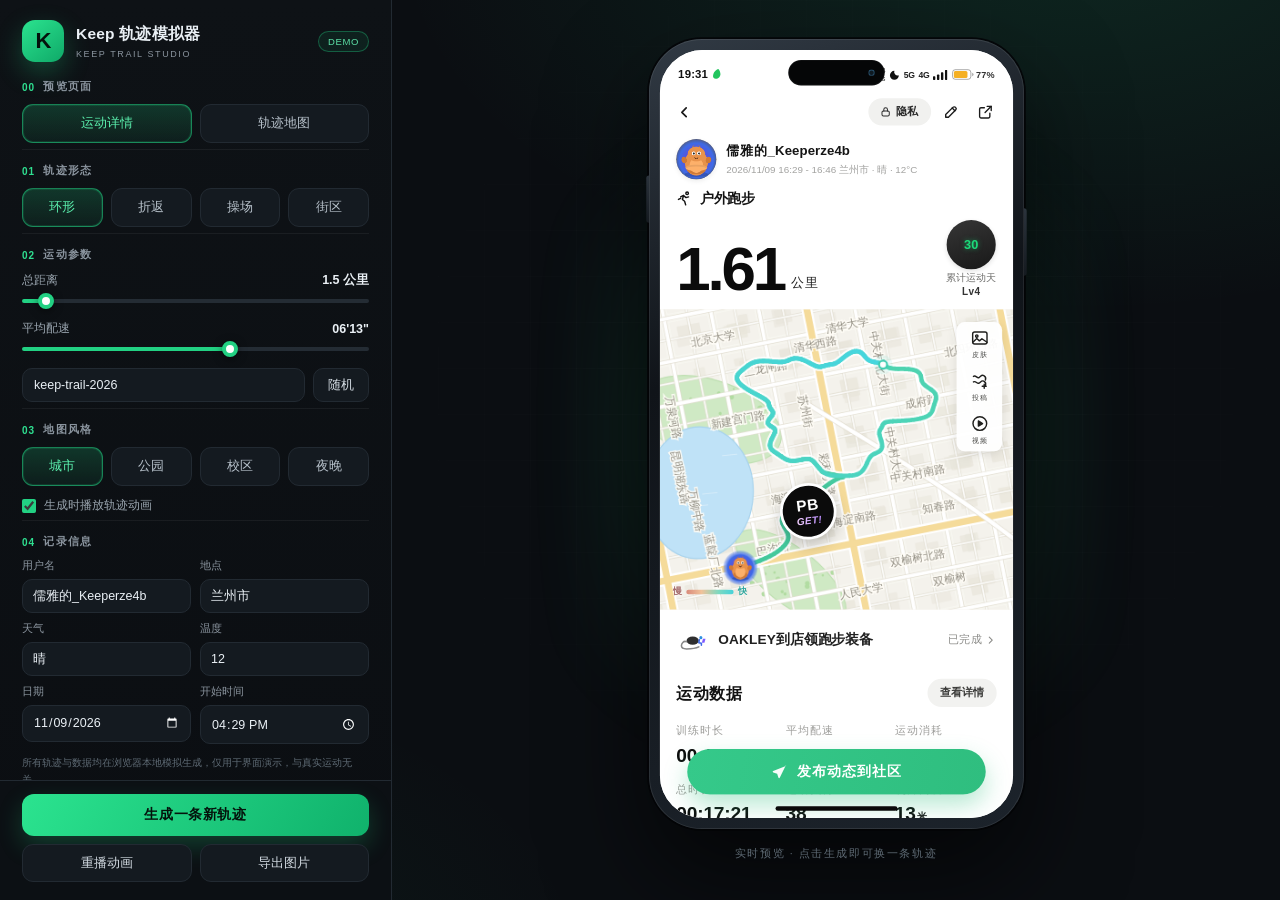
<file: keep-run/index.html>
<!DOCTYPE html>
<html lang="zh-CN">
<head>
<meta charset="UTF-8">
<meta name="viewport" content="width=device-width, initial-scale=1">
<title>Keep 轨迹模拟器 · Keep Trail Studio</title>
<link rel="stylesheet" href="style.css">
</head>
<body>
<div class="app">
  <aside class="panel">
    <div class="brand">
      <div class="brand-mark">K</div>
      <div>
        <h1>Keep 轨迹模拟器</h1>
        <p>Keep Trail Studio</p>
      </div>
      <span class="badge">DEMO</span>
    </div>

    <div class="panel-body">
      <section>
        <h2><i>00</i>预览页面</h2>
        <div class="chips two" id="viewChips">
          <button class="chip active" data-v="detail">运动详情</button>
          <button class="chip" data-v="trail">轨迹地图</button>
        </div>
      </section>

      <section>
        <h2><i>01</i>轨迹形态</h2>
        <div class="chips" id="shapeChips">
          <button class="chip active" data-v="loop">环形</button>
          <button class="chip" data-v="outback">折返</button>
          <button class="chip" data-v="track">操场</button>
          <button class="chip" data-v="city">街区</button>
        </div>
      </section>

      <section>
        <h2><i>02</i>运动参数</h2>
        <div class="field-row">
          <label>总距离 <b id="distLabel">1.5 公里</b></label>
          <input type="range" id="distRange" min="0.5" max="21" step="0.1" value="1.5">
        </div>
        <div class="field-row">
          <label>平均配速 <b id="paceLabel">6'13"</b></label>
          <input type="range" id="paceRange" min="210" max="480" step="1" value="373">
        </div>
        <div class="seed-row">
          <input id="seedInput" value="keep-trail-2026" spellcheck="false" aria-label="随机种子">
          <button class="ghost" id="diceBtn" title="换一个随机种子">随机</button>
        </div>
      </section>

      <section>
        <h2><i>03</i>地图风格</h2>
        <div class="chips" id="styleChips">
          <button class="chip active" data-v="city">城市</button>
          <button class="chip" data-v="park">公园</button>
          <button class="chip" data-v="campus">校区</button>
          <button class="chip" data-v="night">夜晚</button>
        </div>
        <label class="checkbox"><input type="checkbox" id="animToggle" checked> 生成时播放轨迹动画</label>
      </section>

      <section>
        <h2><i>04</i>记录信息</h2>
        <div class="grid2">
          <label class="input"><span>用户名</span><input id="userInput" value="儒雅的_Keeperze4b" maxlength="18"></label>
          <label class="input"><span>地点</span><input id="locInput" value="兰州市" maxlength="22"></label>
          <label class="input"><span>天气</span>
            <select id="weatherSelect">
              <option>晴</option>
              <option>多云</option>
              <option>阴</option>
              <option>轻度雾霾…</option>
              <option>小雨</option>
              <option>微风</option>
            </select>
          </label>
          <label class="input"><span>温度</span><input id="tempInput" type="number" value="12" min="-20" max="45"></label>
          <label class="input"><span>日期</span><input id="dateInput" type="date" value="2026-11-09"></label>
          <label class="input"><span>开始时间</span><input id="timeInput" type="time" value="16:29"></label>
        </div>
        <div class="hint">所有轨迹与数据均在浏览器本地模拟生成，仅用于界面演示，与真实运动无关。</div>
      </section>
    </div>

    <div class="panel-actions">
      <button class="primary" id="regenBtn">生成一条新轨迹</button>
      <button class="ghost" id="replayBtn">重播动画</button>
      <button class="ghost" id="exportBtn">导出图片</button>
    </div>
  </aside>

  <main class="stage">
    <div class="phone-holder" id="phoneHolder">
      <div class="phone" id="phone">
        <div class="screen">
          <div class="island"></div>

          <!-- ============ 运动详情 ============ -->
          <div class="view view-detail" id="viewDetail">
            <div class="statusbar">
              <span class="sb-time">19:31<svg class="sb-leaf" width="14" height="14" viewBox="0 0 24 24" fill="none"><path d="M12 2c-5 3-8 8-8 13 0 3 2 5 5 5 5 0 9-4 9-9 0-3-1-6-3-9h-3Z" fill="#22C55E"/></svg></span>
              <div class="sb-icons">
                <span class="sb-kb">114<br>KB/s</span>
                <svg width="12" height="13" viewBox="0 0 24 24" fill="#111" aria-hidden="true"><path d="M21 12.8A9.8 9.8 0 1 1 11.2 3a7.7 7.7 0 0 0 9.8 9.8Z"/></svg>
                <span class="sb-tag">5G</span>
                <span class="sb-tag">4G</span>
                <svg width="16" height="11" viewBox="0 0 16 11" fill="#111" aria-hidden="true"><rect x="0" y="7" width="2.6" height="4" rx=".8"/><rect x="4.4" y="5" width="2.6" height="6" rx=".8"/><rect x="8.8" y="2.6" width="2.6" height="8.4" rx=".8"/><rect x="13.2" y="0" width="2.6" height="11" rx=".8"/></svg>
                <span class="sb-batt">
                  <svg width="24" height="12" viewBox="0 0 25 12" fill="none" aria-hidden="true"><rect x="0.5" y="0.5" width="21" height="11" rx="3.2" stroke="#111" stroke-opacity=".4"/><rect x="2" y="2" width="15.6" height="8" rx="1.8" fill="#F5B023"/><path d="M23.2 4v4a2.2 2.2 0 0 0 0-4Z" fill="#111" fill-opacity=".5"/></svg>
                  <span>77%</span>
                </span>
              </div>
            </div>

            <div class="navbar">
              <button class="icon-btn" aria-label="返回">
                <svg width="19" height="19" viewBox="0 0 24 24" fill="none" stroke="currentColor" stroke-width="2.4" stroke-linecap="round" stroke-linejoin="round"><path d="M15 18l-6-6 6-6"/></svg>
              </button>
              <div class="nav-right">
                <span class="privacy-pill">
                  <svg width="12" height="12" viewBox="0 0 24 24" fill="none" stroke="currentColor" stroke-width="2.2" stroke-linecap="round" stroke-linejoin="round"><rect x="4" y="10" width="16" height="11" rx="3"/><path d="M8 10V7a4 4 0 0 1 8 0v3"/></svg>
                  隐私
                </span>
                <button class="icon-btn" aria-label="编辑">
                  <svg width="18" height="18" viewBox="0 0 24 24" fill="none" stroke="currentColor" stroke-width="2" stroke-linecap="round" stroke-linejoin="round"><path d="M4 20h4l10.5-10.5a2.8 2.8 0 0 0-4-4L4 16v4Z"/><path d="M13.5 6.5l4 4"/></svg>
                </button>
                <button class="icon-btn" aria-label="分享">
                  <svg width="18" height="18" viewBox="0 0 24 24" fill="none" stroke="currentColor" stroke-width="2" stroke-linecap="round" stroke-linejoin="round"><path d="M14 4h6v6"/><path d="M20 4L11 13"/><path d="M18 14v5a2 2 0 0 1-2 2H5a2 2 0 0 1-2-2V8a2 2 0 0 1 2-2h5"/></svg>
                </button>
              </div>
            </div>

            <div class="detail-scroll">
              <div class="profile">
                <div class="avatar-dino" id="avatarDino"></div>
                <div class="profile-main">
                  <div class="profile-name" id="userName">儒雅的_Keeperze4b</div>
                  <div class="profile-meta" id="metaText">2026/11/09 16:29 - 16:46 兰州市 · 晴 · 12°C</div>
                </div>
              </div>

              <div class="act-row">
                <svg width="19" height="19" viewBox="0 0 24 24" fill="none" stroke="currentColor" stroke-width="2" stroke-linecap="round" stroke-linejoin="round"><circle cx="15" cy="4.5" r="1.8"/><path d="M6 9.5l4-2 3.5 3 3.5-1"/><path d="M10 7.5L8.5 13l3 2.5 1.5 5"/><path d="M3 13l3-1.5"/></svg>
                <span id="actType">户外跑步</span>
              </div>

              <div class="dist-row">
                <span class="dist-num" id="distNum">1.56</span>
                <span class="dist-unit">公里</span>
                <div class="keep-badge" id="keepBadge" hidden>
                  <div class="badge-ico" id="keepBadgeIco"></div>
                  <div class="badge-label" id="keepBadgeLabel">累计运动天</div>
                  <div class="badge-sub" id="keepBadgeSub">Lv4</div>
                </div>
              </div>

              <div class="map-block">
                <canvas id="detailCanvas"></canvas>
                <div class="map-tools">
                  <button class="tool-item" aria-label="皮肤">
                    <svg width="21" height="21" viewBox="0 0 24 24" fill="none" stroke="currentColor" stroke-width="1.8" stroke-linecap="round" stroke-linejoin="round"><rect x="3" y="4.5" width="18" height="15" rx="2.5"/><circle cx="8.2" cy="9.6" r="1.5"/><path d="M3.6 17l4.6-4.4 3.3 3 3.1-2.6L21 17.4"/></svg>
                    <span>皮肤</span>
                  </button>
                  <button class="tool-item" aria-label="投稿">
                    <svg width="21" height="21" viewBox="0 0 24 24" fill="none" stroke="currentColor" stroke-width="1.8" stroke-linecap="round" stroke-linejoin="round"><path d="M4 6.5c3-2 4.5 3 7 1.5S14 4 17 5.5s2.5 4 2 5.5"/><path d="M4 13.5c3-2 4.5 3 7 1.5s3-4 6-2.5 2.5 4 2 5.5"/><path d="M17.5 16.5v5M15 19h5"/></svg>
                    <span>投稿</span>
                  </button>
                  <button class="tool-item" aria-label="视频">
                    <svg width="21" height="21" viewBox="0 0 24 24" fill="none" stroke="currentColor" stroke-width="1.8" stroke-linecap="round" stroke-linejoin="round"><circle cx="12" cy="12" r="8.6"/><path d="M10.2 8.8l5.2 3.2-5.2 3.2V8.8Z" fill="currentColor"/></svg>
                    <span>视频</span>
                  </button>
                </div>
                <div class="map-legend">慢<i></i><span class="fast">快</span></div>
                <div class="pb-sticker pb-sticker-map" id="pbStickerMap" hidden>
                  <b>PB</b><em>GET!</em>
                </div>
              </div>

              <div class="banner" id="banner" hidden>
                <svg width="36" height="36" viewBox="0 0 64 64" fill="none"><ellipse cx="32" cy="34" rx="12" ry="8" fill="#2F2F2F"/><path d="M20 36c-6-3-10 4-10 8 0 4 4 6 10 6 14 0 20-2 24-4" stroke="#888" stroke-width="3" stroke-linecap="round"/><circle cx="48" cy="28" r="3" fill="#2E90E2"/><path d="M45 32l-1 6 5 1v4" stroke="#3E6BE7" stroke-width="3" stroke-linecap="round" stroke-linejoin="round"/><path d="M52 30h5l-2 8h-5z" fill="#7E5BFF"/></svg>
                <span class="banner-text" id="bannerText">OAKLEY到店领跑步装备</span>
                <span class="banner-right">已完成
                  <svg width="13" height="13" viewBox="0 0 24 24" fill="none" stroke="currentColor" stroke-width="2.2" stroke-linecap="round" stroke-linejoin="round"><path d="M9 6l6 6-6 6"/></svg>
                </span>
              </div>

              <div class="stats-head">
                <h3>运动数据</h3>
                <span>查看详情</span>
              </div>

              <div class="stats-grid">
                <div class="stat"><div class="k">训练时长</div><div class="v" id="statTime">00:09:45</div></div>
                <div class="stat"><div class="k">平均配速</div><div class="v" id="statPace">06'13"</div></div>
                <div class="stat"><div class="k">运动消耗</div><div class="v" id="statCal">101<small>千卡</small></div></div>
                <div class="stat"><div class="k" id="stat2K1">总时长</div><div class="v" id="statTotal">00:16:41</div></div>
                <div class="stat"><div class="k" id="stat2K2">运动负荷</div><div class="v" id="statLoad">32</div></div>
                <div class="stat"><div class="k" id="stat2K3">爬升高度</div><div class="v" id="statElev">11<small>米</small></div></div>
              </div>
            </div>

            <button class="publish-btn">
              <svg width="19" height="19" viewBox="0 0 24 24" fill="#fff" aria-hidden="true"><path d="M21.5 3.2 3.1 10.6c-.9.4-.9 1.6.1 1.9l5.4 1.7 1.7 5.4c.3 1 1.5 1 1.9.1L20 3.9c.3-.7-.4-1.1-1-.8Z" opacity=".95"/></svg>
              发布动态到社区
            </button>
            <div class="home-indicator"></div>
          </div>

          <!-- ============ 轨迹地图 ============ -->
          <div class="view view-trail" id="viewTrail" hidden>
            <canvas class="trail-canvas" id="trailCanvas"></canvas>
            <div class="statusbar">
              <span class="sb-time">18:41<svg class="sb-leaf" width="14" height="14" viewBox="0 0 24 24" fill="none"><path d="M12 2c-5 3-8 8-8 13 0 3 2 5 5 5 5 0 9-4 9-9 0-3-1-6-3-9h-3Z" fill="#22C55E"/></svg></span>
              <div class="sb-icons">
                <span class="sb-kb">2.30<br>KB/s</span>
                <svg width="12" height="13" viewBox="0 0 24 24" fill="#111" aria-hidden="true"><path d="M21 12.8A9.8 9.8 0 1 1 11.2 3a7.7 7.7 0 0 0 9.8 9.8Z"/></svg>
                <span class="sb-tag">5G</span>
                <span class="sb-tag">4G</span>
                <svg width="16" height="11" viewBox="0 0 16 11" fill="#111" aria-hidden="true"><rect x="0" y="7" width="2.6" height="4" rx=".8"/><rect x="4.4" y="5" width="2.6" height="6" rx=".8"/><rect x="8.8" y="2.6" width="2.6" height="8.4" rx=".8"/><rect x="13.2" y="0" width="2.6" height="11" rx=".8"/></svg>
                <span class="sb-batt">
                  <svg width="24" height="12" viewBox="0 0 25 12" fill="none" aria-hidden="true"><rect x="0.5" y="0.5" width="21" height="11" rx="3.2" stroke="#111" stroke-opacity=".4"/><rect x="2" y="2" width="16.3" height="8" rx="1.8" fill="#F5B023"/><path d="M23.2 4v4a2.2 2.2 0 0 0 0-4Z" fill="#111" fill-opacity=".5"/></svg>
                  <span>80%</span>
                </span>
              </div>
            </div>

            <button class="trail-back" aria-label="返回">
              <svg width="19" height="19" viewBox="0 0 24 24" fill="none" stroke="currentColor" stroke-width="2.4" stroke-linecap="round" stroke-linejoin="round"><path d="M15 18l-6-6 6-6"/></svg>
            </button>
            <div class="trail-title">轨迹地图</div>

            <div class="map-tools">
              <button class="tool-item" aria-label="皮肤">
                <svg width="21" height="21" viewBox="0 0 24 24" fill="none" stroke="currentColor" stroke-width="1.8" stroke-linecap="round" stroke-linejoin="round"><rect x="3" y="4.5" width="18" height="15" rx="2.5"/><circle cx="8.2" cy="9.6" r="1.5"/><path d="M3.6 17l4.6-4.4 3.3 3 3.1-2.6L21 17.4"/></svg>
                <span>皮肤</span>
              </button>
              <button class="tool-item" aria-label="投稿">
                <svg width="21" height="21" viewBox="0 0 24 24" fill="none" stroke="currentColor" stroke-width="1.8" stroke-linecap="round" stroke-linejoin="round"><path d="M4 6.5c3-2 4.5 3 7 1.5S14 4 17 5.5s2.5 4 2 5.5"/><path d="M4 13.5c3-2 4.5 3 7 1.5s3-4 6-2.5 2.5 4 2 5.5"/><path d="M17.5 16.5v5M15 19h5"/></svg>
                <span>投稿</span>
              </button>
              <button class="tool-item" aria-label="视频">
                <svg width="21" height="21" viewBox="0 0 24 24" fill="none" stroke="currentColor" stroke-width="1.8" stroke-linecap="round" stroke-linejoin="round"><circle cx="12" cy="12" r="8.6"/><path d="M10.2 8.8l5.2 3.2-5.2 3.2V8.8Z" fill="currentColor"/></svg>
                <span>视频</span>
              </button>
            </div>

            <div class="pb-sticker pb-sticker-trail" id="pbStickerTrail"><b>PB</b><em>GET!</em></div>
            <div class="map-legend">慢<i></i><span class="fast">快</span></div>
            <button class="locate-btn" aria-label="定位">
              <svg width="21" height="21" viewBox="0 0 24 24" fill="none" stroke="currentColor" stroke-width="1.9" stroke-linecap="round"><circle cx="12" cy="12" r="6.4"/><path d="M12 2v3.2M12 18.8V22M2 12h3.2M18.8 12H22"/><circle cx="12" cy="12" r="1.6" fill="currentColor" stroke="none"/></svg>
            </button>
            <div class="page-pill">1 / 3</div>
            <div class="home-indicator"></div>
          </div>
        </div>
      </div>
    </div>
    <p class="stage-caption">实时预览 · 点击生成即可换一条轨迹</p>
  </main>
</div>

<div class="toast" id="toast">已导出轨迹图片</div>

<div class="modal" id="posterModal">
  <div class="modal-card">
    <div class="modal-head">
      <span>分享图预览 · 1080 × 1440</span>
      <button class="modal-close" id="modalClose" aria-label="关闭">×</button>
    </div>
    <div class="modal-body"><img id="posterImg" alt="运动轨迹分享图预览"></div>
    <div class="modal-foot">
      <button class="ghost" id="modalCancel">关闭</button>
      <button class="primary" id="modalDownload">下载 PNG</button>
    </div>
  </div>
</div>

<script src="app.js"></script>
</body>
</html>
</file>
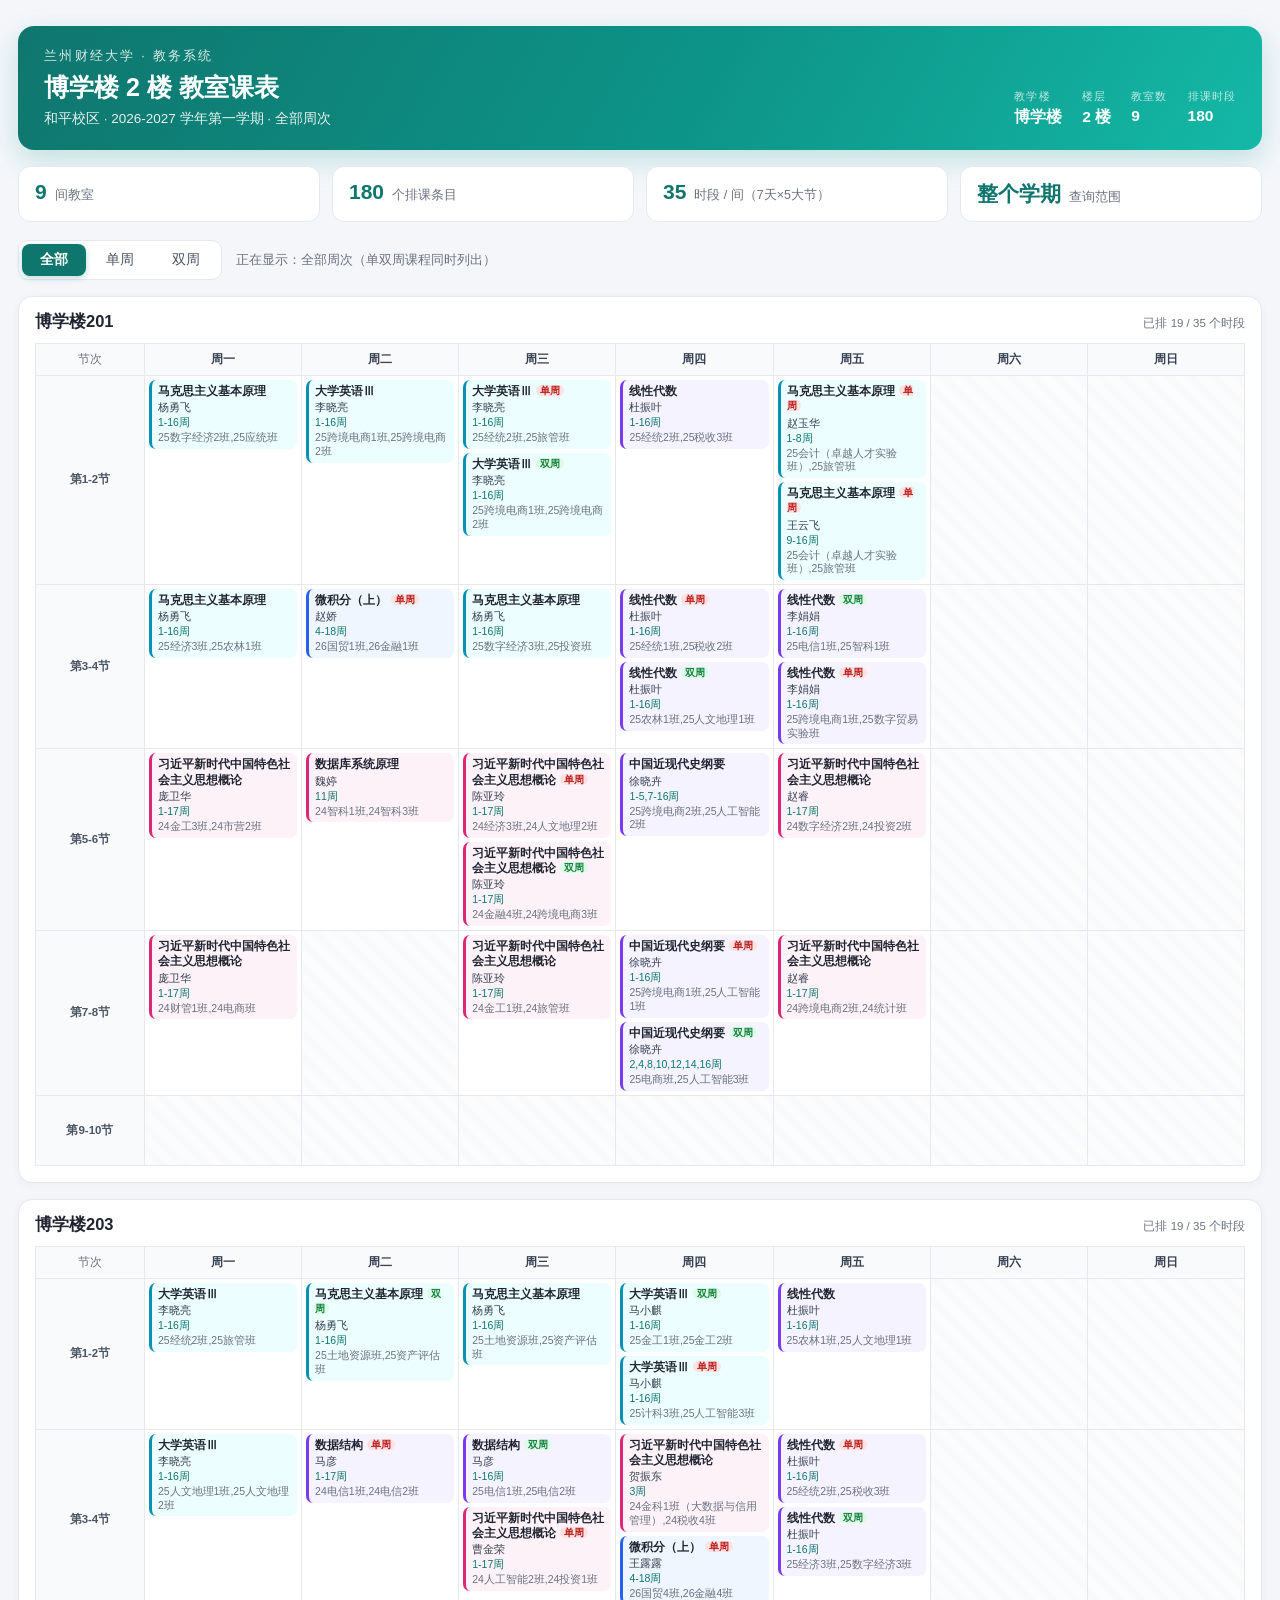
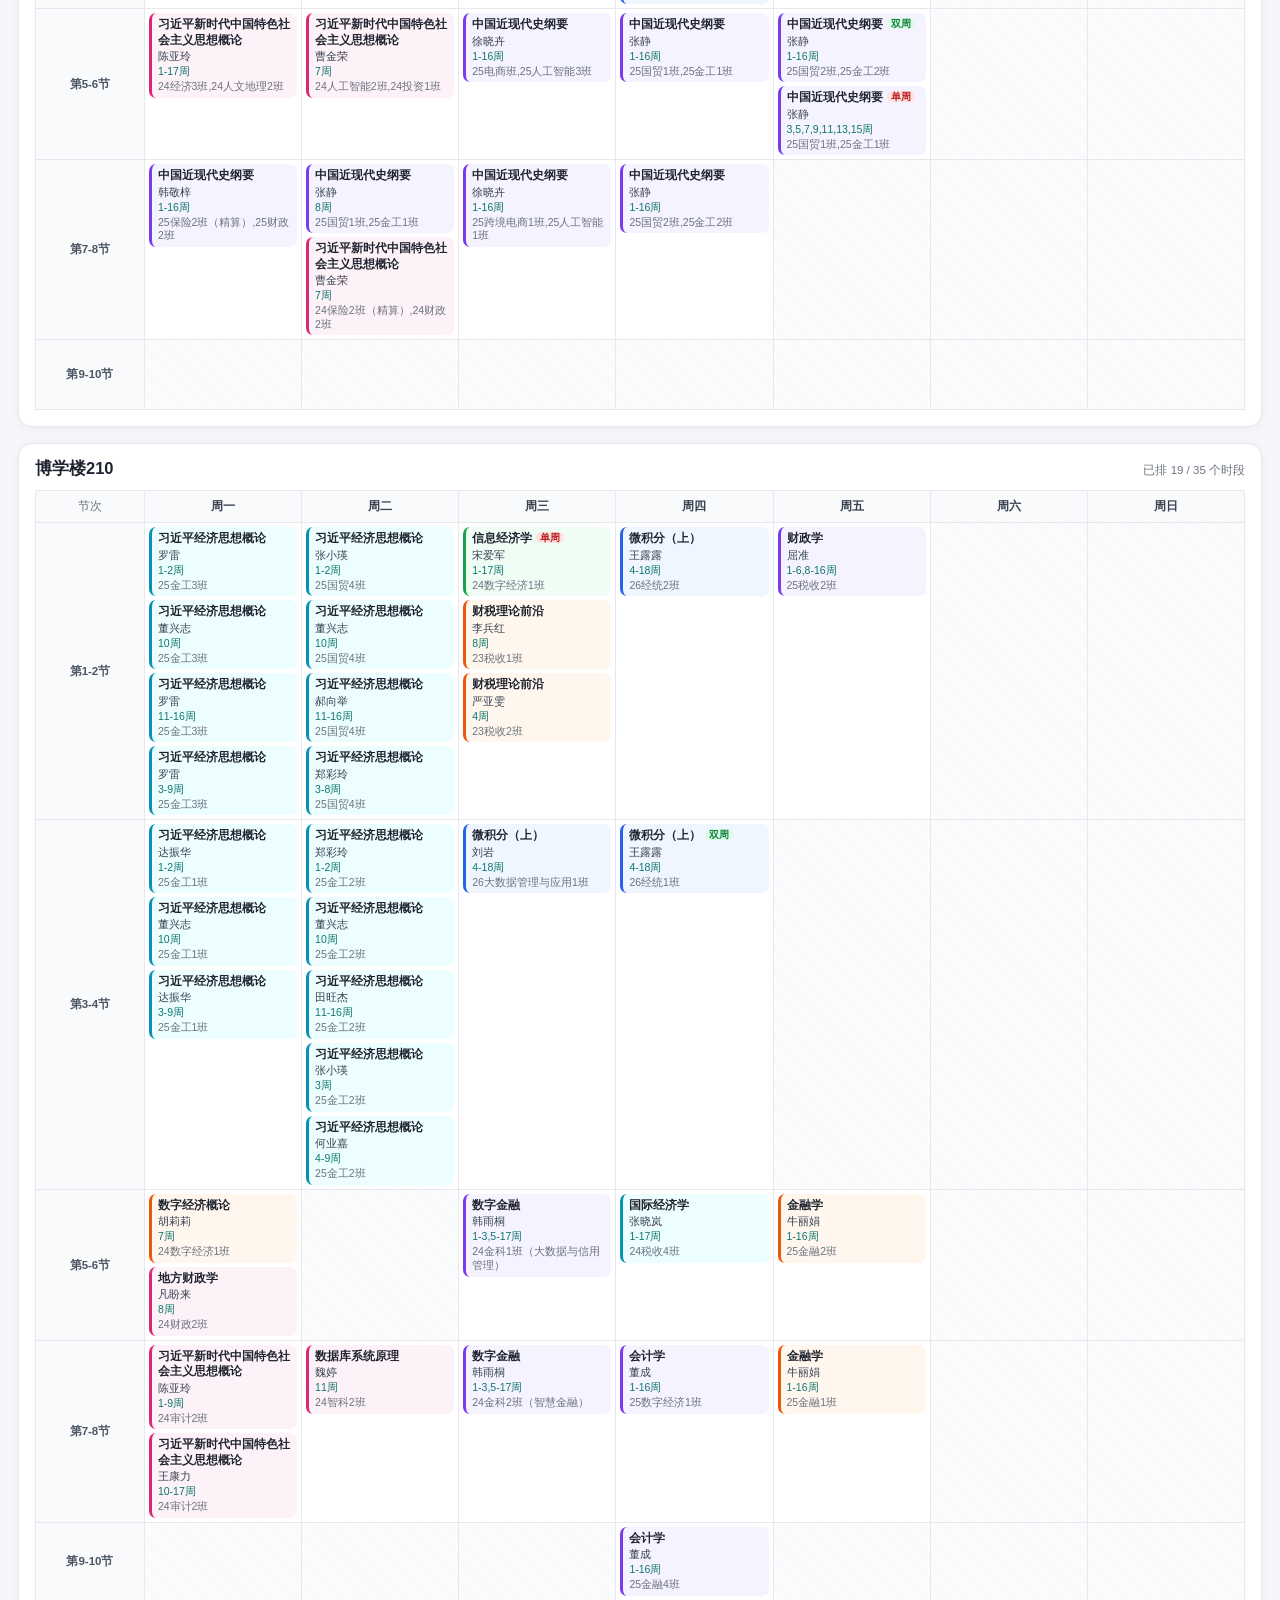
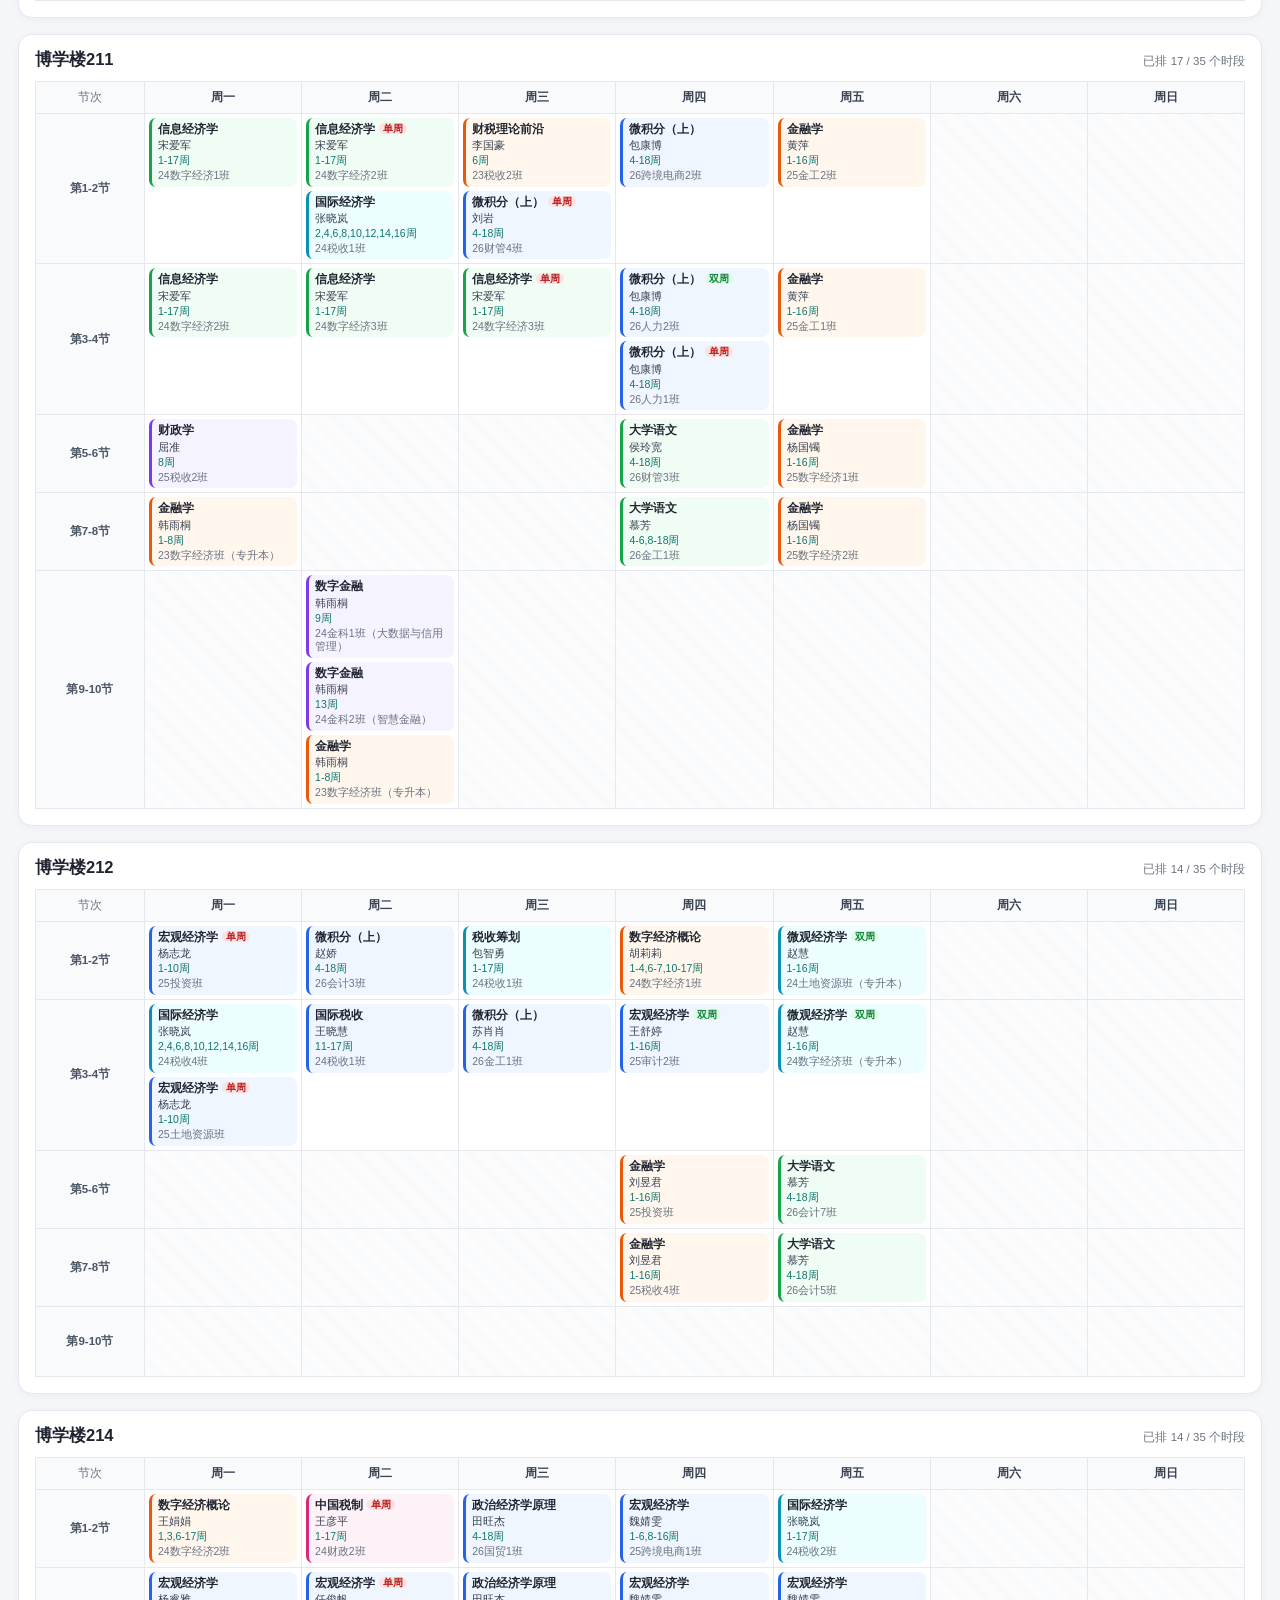
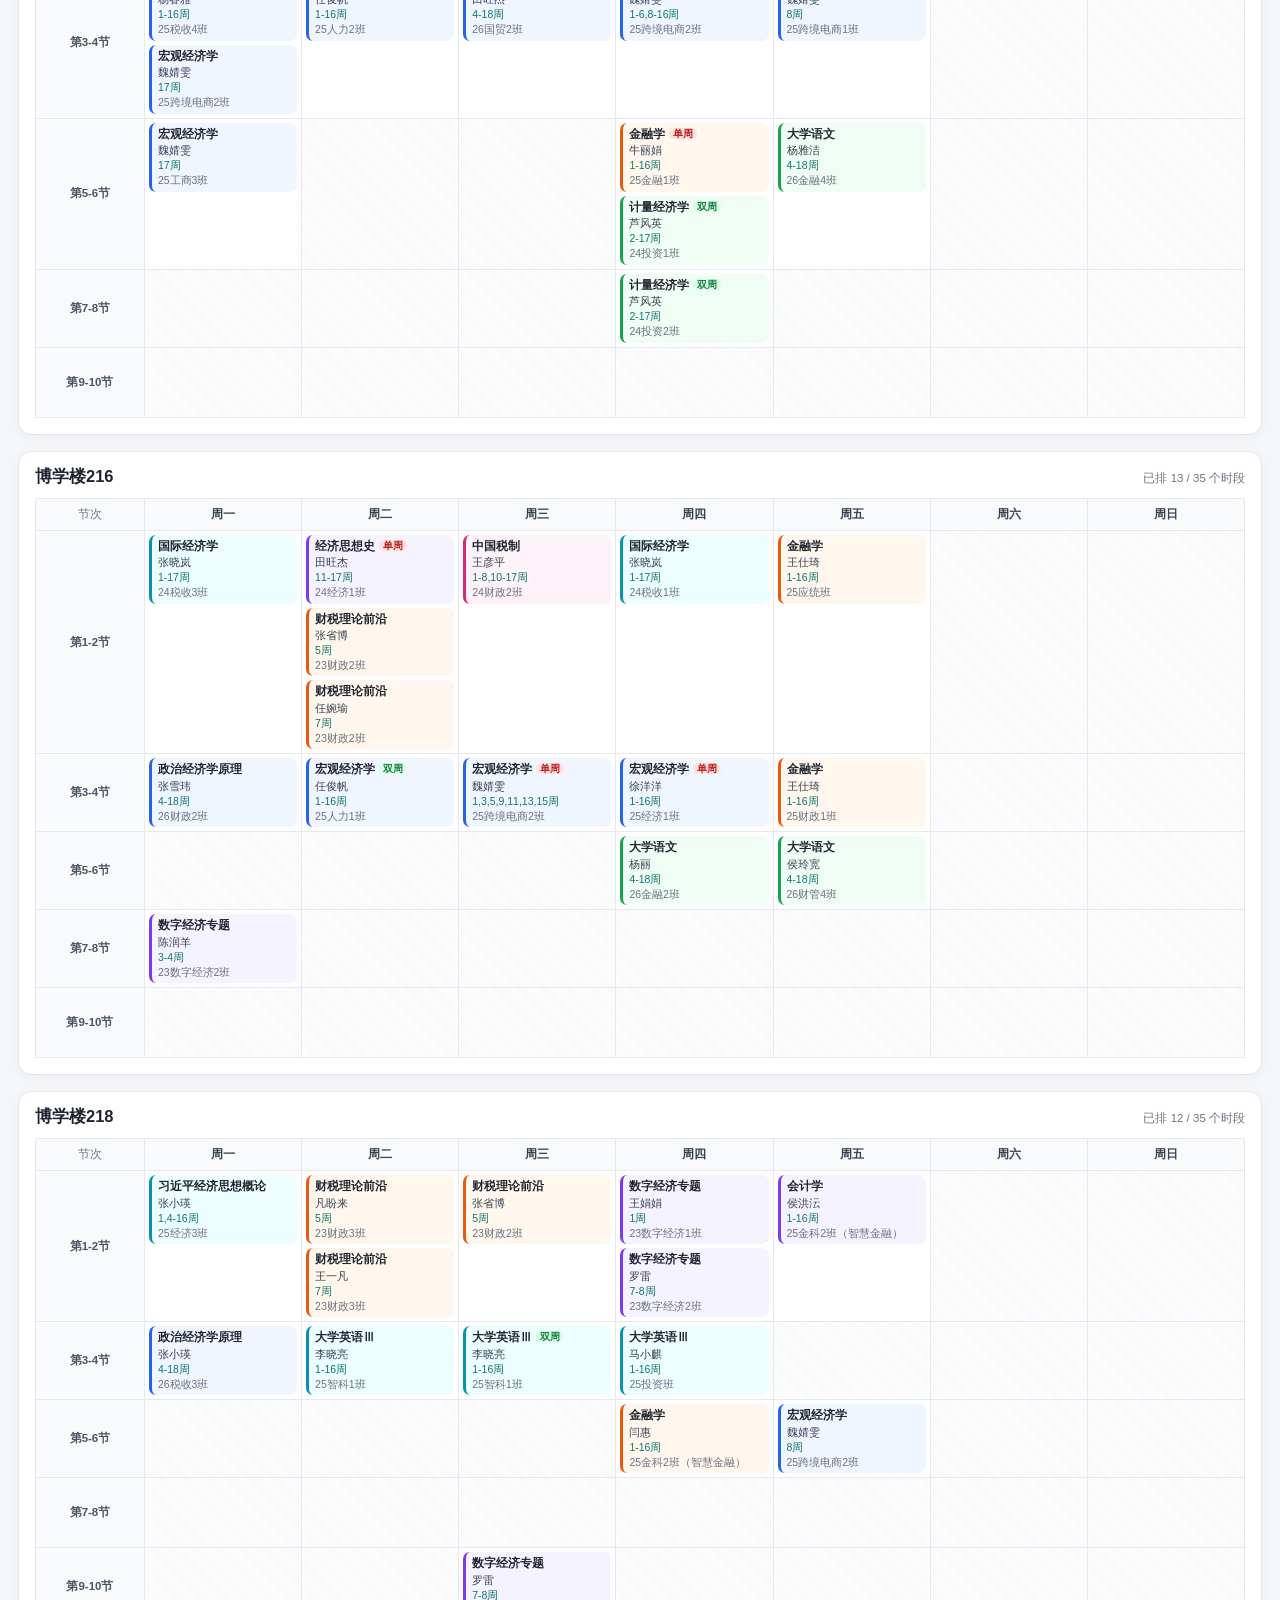
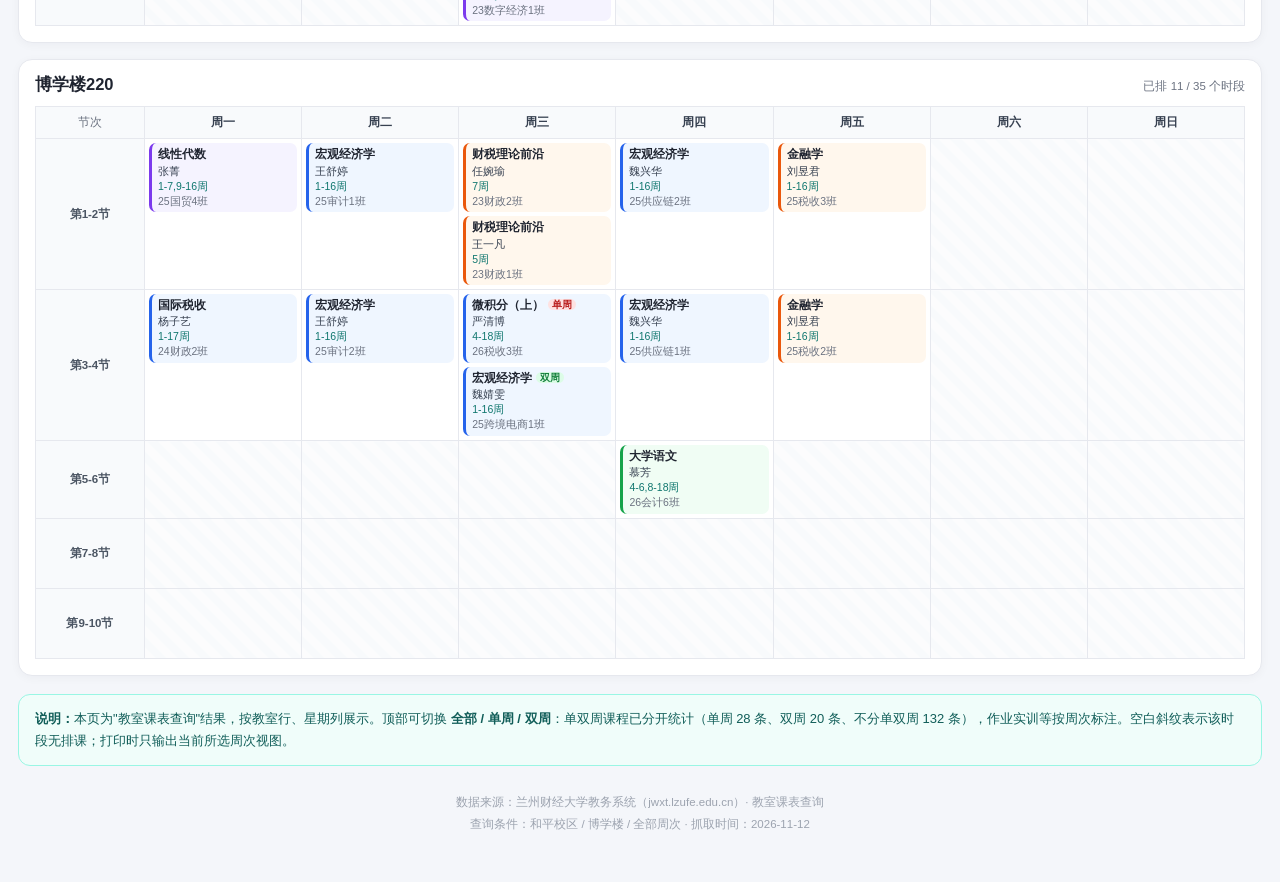
<file: classroom_bx2f.html>
<!DOCTYPE html>
<html lang="zh-CN">
<head>
<meta charset="UTF-8">
<meta name="viewport" content="width=device-width, initial-scale=1.0">
<title>博学楼2楼 教室课表 · 2026-2027-1</title>
<style>
  :root{--ink:#1f2430;--muted:#6b7280;--line:#e6e8ee;--bg:#f4f6fa;--brand:#0f766e;}
  *{box-sizing:border-box;}
  body{margin:0;background:var(--bg);color:var(--ink);
    font-family:-apple-system,BlinkMacSystemFont,"PingFang SC","Microsoft YaHei","Segoe UI",Roboto,sans-serif;
    -webkit-font-smoothing:antialiased;}
  .wrap{max-width:1280px;margin:0 auto;padding:26px 18px 46px;}
  header{display:flex;flex-wrap:wrap;justify-content:space-between;align-items:flex-end;gap:14px;
    background:linear-gradient(120deg,#0f766e,#0d9488 55%,#14b8a6);color:#fff;
    border-radius:16px;padding:22px 26px;box-shadow:0 10px 28px rgba(13,148,136,.22);}
  .school{font-size:12.5px;letter-spacing:.18em;opacity:.85;}
  h1{margin:6px 0 0;font-size:25px;}
  .sub{margin-top:6px;font-size:13.5px;opacity:.9;}
  .meta{display:flex;gap:20px;font-size:13.5px;flex-wrap:wrap;}
  .meta div span{display:block;font-size:11px;opacity:.72;margin-bottom:3px;letter-spacing:.1em;}
  .meta b{font-size:15.5px;font-weight:600;}
  .stats{display:flex;gap:12px;margin:16px 0 18px;flex-wrap:wrap;}
  .stat{flex:1 1 150px;background:#fff;border:1px solid var(--line);border-radius:12px;
    padding:13px 16px;display:flex;align-items:baseline;gap:8px;}
  .stat b{font-size:21px;color:var(--brand);}
  .stat em{font-style:normal;color:var(--muted);font-size:12.5px;}
  .room{background:#fff;border:1px solid var(--line);border-radius:14px;padding:14px 16px 16px;
    margin-bottom:16px;box-shadow:0 2px 10px rgba(17,24,39,.04);}
  .rhead{display:flex;align-items:baseline;justify-content:space-between;margin-bottom:10px;}
  .rhead h2{margin:0;font-size:16.5px;}
  .rstat{font-size:11.5px;color:var(--muted);}
  .tscroll{overflow-x:auto;}
  table.tt{width:100%;border-collapse:collapse;font-size:12px;min-width:900px;}
  table.tt th{background:#f8fafc;border:1px solid var(--line);padding:7px 4px;
    font-size:12px;font-weight:600;color:#374151;}
  table.tt th.corner{width:76px;color:var(--muted);font-weight:500;}
  table.tt td{border:1px solid var(--line);padding:4px;vertical-align:top;height:70px;width:13%;}
  table.tt td.sec{background:#f8fafc;text-align:center;vertical-align:middle;
    font-size:11.5px;color:#4b5563;font-weight:600;white-space:nowrap;width:76px;}
  table.tt td.free{background:repeating-linear-gradient(45deg,#fcfcfd,#fcfcfd 8px,#f8fafc 8px,#f8fafc 16px);}
  .ce{border-radius:7px;padding:4px 6px;margin-bottom:4px;background:#eef2f7;border-left:3px solid #64748b;}
  .ce:last-child{margin-bottom:0;}
  .cn{font-weight:700;font-size:11.8px;line-height:1.3;}
  .ct{color:#374151;font-size:11px;margin-top:1px;}
  .cw{color:#0f766e;font-size:10.5px;margin-top:1px;}
  .cc{color:#6b7280;font-size:10.5px;line-height:1.3;margin-top:1px;}
  .a1{background:#eff6ff;border-left-color:#2563eb;}
  .a2{background:#f5f3ff;border-left-color:#7c3aed;}
  .a3{background:#fdf2f8;border-left-color:#db2777;}
  .a4{background:#f0fdf4;border-left-color:#16a34a;}
  .a5{background:#fff7ed;border-left-color:#ea580c;}
  .a6{background:#ecfeff;border-left-color:#0891b2;}
  .toolbar{display:flex;align-items:center;gap:14px;flex-wrap:wrap;margin:0 0 16px;}
  .seg{display:inline-flex;background:#fff;border:1px solid var(--line);border-radius:10px;padding:3px;gap:2px;}
  .seg button{border:0;background:transparent;color:#4b5563;font-size:13.5px;padding:7px 18px;
    border-radius:8px;cursor:pointer;font-family:inherit;}
  .seg button:hover{background:#f1f5f9;}
  .seg button.on{background:var(--brand);color:#fff;font-weight:600;box-shadow:0 2px 6px rgba(15,118,110,.28);}
  .tip{font-size:12.5px;color:var(--muted);}
  .pb{font-size:10px;padding:0 4px;border-radius:20px;margin-left:4px;font-weight:600;vertical-align:1px;}
  .pb.odd{background:#fee2e2;color:#b91c1c;}
  .pb.even{background:#dcfce7;color:#15803d;}
  body[data-week="odd"] .ce.parity-even{display:none;}
  body[data-week="even"] .ce.parity-odd{display:none;}
  body[data-week="odd"] .pb.even{display:none;}
  body[data-week="even"] .pb.odd{display:none;}
  .note{margin-top:18px;background:#f0fdfa;border:1px solid #99f6e4;border-radius:12px;
    padding:13px 16px;font-size:13px;color:#115e59;line-height:1.7;}
  footer{margin-top:26px;text-align:center;color:#9ca3af;font-size:11.5px;line-height:1.9;}
  @media print{
    body{background:#fff;} .wrap{max-width:none;padding:0;}
    header{box-shadow:none;border-radius:0;} .stats{display:none;}
    .room{break-inside:avoid;page-break-inside:avoid;box-shadow:none;}
    @page{size:A3 landscape;margin:8mm;}
  }
</style>
</head>
<body>
<div class="wrap">
  <header>
    <div>
      <div class="school">兰州财经大学 · 教务系统</div>
      <h1>博学楼 2 楼 教室课表</h1>
      <div class="sub">和平校区 · 2026-2027 学年第一学期 · 全部周次</div>
    </div>
    <div class="meta">
      <div><span>教学楼</span><b>博学楼</b></div>
      <div><span>楼层</span><b>2 楼</b></div>
      <div><span>教室数</span><b>9</b></div>
      <div><span>排课时段</span><b>180</b></div>
    </div>
  </header>

  <div class="stats">
    <div class="stat"><b>9</b><em>间教室</em></div>
    <div class="stat"><b>180</b><em>个排课条目</em></div>
    <div class="stat"><b>35</b><em>时段 / 间（7天×5大节）</em></div>
    <div class="stat"><b>整个学期</b><em>查询范围</em></div>
  </div>

  <div class="toolbar">
    <div class="seg" id="seg">
      <button data-wk="all" class="on">全部</button>
      <button data-wk="odd">单周</button>
      <button data-wk="even">双周</button>
    </div>
    <div class="tip" id="tip">正在显示：全部周次（单双周课程同时列出）</div>
  </div>

  
    <section class="room">
      <div class="rhead"><h2>博学楼201</h2><span class="rstat">已排 19 / 35 个时段</span></div>
      <div class="tscroll"><table class="tt">
        <thead><tr><th class="corner">节次</th><th>周一</th><th>周二</th><th>周三</th><th>周四</th><th>周五</th><th>周六</th><th>周日</th></tr></thead>
        <tbody><tr><td class="sec">第1-2节</td><td><div class="ce a6 parity-all"><div class="cn">马克思主义基本原理</div><div class="ct">杨勇飞</div><div class="cw">1-16周</div><div class="cc">25数字经济2班,25应统班</div></div></td><td><div class="ce a6 parity-all"><div class="cn">大学英语Ⅲ</div><div class="ct">李晓亮</div><div class="cw">1-16周</div><div class="cc">25跨境电商1班,25跨境电商2班</div></div></td><td><div class="ce a6 parity-odd"><div class="cn">大学英语Ⅲ<span class="pb odd">单周</span></div><div class="ct">李晓亮</div><div class="cw">1-16周</div><div class="cc">25经统2班,25旅管班</div></div><div class="ce a6 parity-even"><div class="cn">大学英语Ⅲ<span class="pb even">双周</span></div><div class="ct">李晓亮</div><div class="cw">1-16周</div><div class="cc">25跨境电商1班,25跨境电商2班</div></div></td><td><div class="ce a2 parity-all"><div class="cn">线性代数</div><div class="ct">杜振叶</div><div class="cw">1-16周</div><div class="cc">25经统2班,25税收3班</div></div></td><td><div class="ce a6 parity-odd"><div class="cn">马克思主义基本原理<span class="pb odd">单周</span></div><div class="ct">赵玉华</div><div class="cw">1-8周</div><div class="cc">25会计（卓越人才实验班）,25旅管班</div></div><div class="ce a6 parity-odd"><div class="cn">马克思主义基本原理<span class="pb odd">单周</span></div><div class="ct">王云飞</div><div class="cw">9-16周</div><div class="cc">25会计（卓越人才实验班）,25旅管班</div></div></td><td class="free"></td><td class="free"></td></tr><tr><td class="sec">第3-4节</td><td><div class="ce a6 parity-all"><div class="cn">马克思主义基本原理</div><div class="ct">杨勇飞</div><div class="cw">1-16周</div><div class="cc">25经济3班,25农林1班</div></div></td><td><div class="ce a1 parity-odd"><div class="cn">微积分（上）<span class="pb odd">单周</span></div><div class="ct">赵娇</div><div class="cw">4-18周</div><div class="cc">26国贸1班,26金融1班</div></div></td><td><div class="ce a6 parity-all"><div class="cn">马克思主义基本原理</div><div class="ct">杨勇飞</div><div class="cw">1-16周</div><div class="cc">25数字经济3班,25投资班</div></div></td><td><div class="ce a2 parity-odd"><div class="cn">线性代数<span class="pb odd">单周</span></div><div class="ct">杜振叶</div><div class="cw">1-16周</div><div class="cc">25经统1班,25税收2班</div></div><div class="ce a2 parity-even"><div class="cn">线性代数<span class="pb even">双周</span></div><div class="ct">杜振叶</div><div class="cw">1-16周</div><div class="cc">25农林1班,25人文地理1班</div></div></td><td><div class="ce a2 parity-even"><div class="cn">线性代数<span class="pb even">双周</span></div><div class="ct">李娟娟</div><div class="cw">1-16周</div><div class="cc">25电信1班,25智科1班</div></div><div class="ce a2 parity-odd"><div class="cn">线性代数<span class="pb odd">单周</span></div><div class="ct">李娟娟</div><div class="cw">1-16周</div><div class="cc">25跨境电商1班,25数字贸易实验班</div></div></td><td class="free"></td><td class="free"></td></tr><tr><td class="sec">第5-6节</td><td><div class="ce a3 parity-all"><div class="cn">习近平新时代中国特色社会主义思想概论</div><div class="ct">庞卫华</div><div class="cw">1-17周</div><div class="cc">24金工3班,24市营2班</div></div></td><td><div class="ce a3 parity-all"><div class="cn">数据库系统原理</div><div class="ct">魏婷</div><div class="cw">11周</div><div class="cc">24智科1班,24智科3班</div></div></td><td><div class="ce a3 parity-odd"><div class="cn">习近平新时代中国特色社会主义思想概论<span class="pb odd">单周</span></div><div class="ct">陈亚玲</div><div class="cw">1-17周</div><div class="cc">24经济3班,24人文地理2班</div></div><div class="ce a3 parity-even"><div class="cn">习近平新时代中国特色社会主义思想概论<span class="pb even">双周</span></div><div class="ct">陈亚玲</div><div class="cw">1-17周</div><div class="cc">24金融4班,24跨境电商3班</div></div></td><td><div class="ce a2 parity-all"><div class="cn">中国近现代史纲要</div><div class="ct">徐晓卉</div><div class="cw">1-5,7-16周</div><div class="cc">25跨境电商2班,25人工智能2班</div></div></td><td><div class="ce a3 parity-all"><div class="cn">习近平新时代中国特色社会主义思想概论</div><div class="ct">赵睿</div><div class="cw">1-17周</div><div class="cc">24数字经济2班,24投资2班</div></div></td><td class="free"></td><td class="free"></td></tr><tr><td class="sec">第7-8节</td><td><div class="ce a3 parity-all"><div class="cn">习近平新时代中国特色社会主义思想概论</div><div class="ct">庞卫华</div><div class="cw">1-17周</div><div class="cc">24财管1班,24电商班</div></div></td><td class="free"></td><td><div class="ce a3 parity-all"><div class="cn">习近平新时代中国特色社会主义思想概论</div><div class="ct">陈亚玲</div><div class="cw">1-17周</div><div class="cc">24金工1班,24旅管班</div></div></td><td><div class="ce a2 parity-odd"><div class="cn">中国近现代史纲要<span class="pb odd">单周</span></div><div class="ct">徐晓卉</div><div class="cw">1-16周</div><div class="cc">25跨境电商1班,25人工智能1班</div></div><div class="ce a2 parity-even"><div class="cn">中国近现代史纲要<span class="pb even">双周</span></div><div class="ct">徐晓卉</div><div class="cw">2,4,8,10,12,14,16周</div><div class="cc">25电商班,25人工智能3班</div></div></td><td><div class="ce a3 parity-all"><div class="cn">习近平新时代中国特色社会主义思想概论</div><div class="ct">赵睿</div><div class="cw">1-17周</div><div class="cc">24跨境电商2班,24统计班</div></div></td><td class="free"></td><td class="free"></td></tr><tr><td class="sec">第9-10节</td><td class="free"></td><td class="free"></td><td class="free"></td><td class="free"></td><td class="free"></td><td class="free"></td><td class="free"></td></tr></tbody>
      </table></div>
    </section>
    <section class="room">
      <div class="rhead"><h2>博学楼203</h2><span class="rstat">已排 19 / 35 个时段</span></div>
      <div class="tscroll"><table class="tt">
        <thead><tr><th class="corner">节次</th><th>周一</th><th>周二</th><th>周三</th><th>周四</th><th>周五</th><th>周六</th><th>周日</th></tr></thead>
        <tbody><tr><td class="sec">第1-2节</td><td><div class="ce a6 parity-all"><div class="cn">大学英语Ⅲ</div><div class="ct">李晓亮</div><div class="cw">1-16周</div><div class="cc">25经统2班,25旅管班</div></div></td><td><div class="ce a6 parity-even"><div class="cn">马克思主义基本原理<span class="pb even">双周</span></div><div class="ct">杨勇飞</div><div class="cw">1-16周</div><div class="cc">25土地资源班,25资产评估班</div></div></td><td><div class="ce a6 parity-all"><div class="cn">马克思主义基本原理</div><div class="ct">杨勇飞</div><div class="cw">1-16周</div><div class="cc">25土地资源班,25资产评估班</div></div></td><td><div class="ce a6 parity-even"><div class="cn">大学英语Ⅲ<span class="pb even">双周</span></div><div class="ct">马小麒</div><div class="cw">1-16周</div><div class="cc">25金工1班,25金工2班</div></div><div class="ce a6 parity-odd"><div class="cn">大学英语Ⅲ<span class="pb odd">单周</span></div><div class="ct">马小麒</div><div class="cw">1-16周</div><div class="cc">25计科3班,25人工智能3班</div></div></td><td><div class="ce a2 parity-all"><div class="cn">线性代数</div><div class="ct">杜振叶</div><div class="cw">1-16周</div><div class="cc">25农林1班,25人文地理1班</div></div></td><td class="free"></td><td class="free"></td></tr><tr><td class="sec">第3-4节</td><td><div class="ce a6 parity-all"><div class="cn">大学英语Ⅲ</div><div class="ct">李晓亮</div><div class="cw">1-16周</div><div class="cc">25人文地理1班,25人文地理2班</div></div></td><td><div class="ce a2 parity-odd"><div class="cn">数据结构<span class="pb odd">单周</span></div><div class="ct">马彦</div><div class="cw">1-17周</div><div class="cc">24电信1班,24电信2班</div></div></td><td><div class="ce a2 parity-even"><div class="cn">数据结构<span class="pb even">双周</span></div><div class="ct">马彦</div><div class="cw">1-16周</div><div class="cc">25电信1班,25电信2班</div></div><div class="ce a3 parity-odd"><div class="cn">习近平新时代中国特色社会主义思想概论<span class="pb odd">单周</span></div><div class="ct">曹金荣</div><div class="cw">1-17周</div><div class="cc">24人工智能2班,24投资1班</div></div></td><td><div class="ce a3 parity-all"><div class="cn">习近平新时代中国特色社会主义思想概论</div><div class="ct">贺振东</div><div class="cw">3周</div><div class="cc">24金科1班（大数据与信用管理）,24税收4班</div></div><div class="ce a1 parity-odd"><div class="cn">微积分（上）<span class="pb odd">单周</span></div><div class="ct">王露露</div><div class="cw">4-18周</div><div class="cc">26国贸4班,26金融4班</div></div></td><td><div class="ce a2 parity-odd"><div class="cn">线性代数<span class="pb odd">单周</span></div><div class="ct">杜振叶</div><div class="cw">1-16周</div><div class="cc">25经统2班,25税收3班</div></div><div class="ce a2 parity-even"><div class="cn">线性代数<span class="pb even">双周</span></div><div class="ct">杜振叶</div><div class="cw">1-16周</div><div class="cc">25经济3班,25数字经济3班</div></div></td><td class="free"></td><td class="free"></td></tr><tr><td class="sec">第5-6节</td><td><div class="ce a3 parity-all"><div class="cn">习近平新时代中国特色社会主义思想概论</div><div class="ct">陈亚玲</div><div class="cw">1-17周</div><div class="cc">24经济3班,24人文地理2班</div></div></td><td><div class="ce a3 parity-all"><div class="cn">习近平新时代中国特色社会主义思想概论</div><div class="ct">曹金荣</div><div class="cw">7周</div><div class="cc">24人工智能2班,24投资1班</div></div></td><td><div class="ce a2 parity-all"><div class="cn">中国近现代史纲要</div><div class="ct">徐晓卉</div><div class="cw">1-16周</div><div class="cc">25电商班,25人工智能3班</div></div></td><td><div class="ce a2 parity-all"><div class="cn">中国近现代史纲要</div><div class="ct">张静</div><div class="cw">1-16周</div><div class="cc">25国贸1班,25金工1班</div></div></td><td><div class="ce a2 parity-even"><div class="cn">中国近现代史纲要<span class="pb even">双周</span></div><div class="ct">张静</div><div class="cw">1-16周</div><div class="cc">25国贸2班,25金工2班</div></div><div class="ce a2 parity-odd"><div class="cn">中国近现代史纲要<span class="pb odd">单周</span></div><div class="ct">张静</div><div class="cw">3,5,7,9,11,13,15周</div><div class="cc">25国贸1班,25金工1班</div></div></td><td class="free"></td><td class="free"></td></tr><tr><td class="sec">第7-8节</td><td><div class="ce a2 parity-all"><div class="cn">中国近现代史纲要</div><div class="ct">韩敬梓</div><div class="cw">1-16周</div><div class="cc">25保险2班（精算）,25财政2班</div></div></td><td><div class="ce a2 parity-all"><div class="cn">中国近现代史纲要</div><div class="ct">张静</div><div class="cw">8周</div><div class="cc">25国贸1班,25金工1班</div></div><div class="ce a3 parity-all"><div class="cn">习近平新时代中国特色社会主义思想概论</div><div class="ct">曹金荣</div><div class="cw">7周</div><div class="cc">24保险2班（精算）,24财政2班</div></div></td><td><div class="ce a2 parity-all"><div class="cn">中国近现代史纲要</div><div class="ct">徐晓卉</div><div class="cw">1-16周</div><div class="cc">25跨境电商1班,25人工智能1班</div></div></td><td><div class="ce a2 parity-all"><div class="cn">中国近现代史纲要</div><div class="ct">张静</div><div class="cw">1-16周</div><div class="cc">25国贸2班,25金工2班</div></div></td><td class="free"></td><td class="free"></td><td class="free"></td></tr><tr><td class="sec">第9-10节</td><td class="free"></td><td class="free"></td><td class="free"></td><td class="free"></td><td class="free"></td><td class="free"></td><td class="free"></td></tr></tbody>
      </table></div>
    </section>
    <section class="room">
      <div class="rhead"><h2>博学楼210</h2><span class="rstat">已排 19 / 35 个时段</span></div>
      <div class="tscroll"><table class="tt">
        <thead><tr><th class="corner">节次</th><th>周一</th><th>周二</th><th>周三</th><th>周四</th><th>周五</th><th>周六</th><th>周日</th></tr></thead>
        <tbody><tr><td class="sec">第1-2节</td><td><div class="ce a6 parity-all"><div class="cn">习近平经济思想概论</div><div class="ct">罗雷</div><div class="cw">1-2周</div><div class="cc">25金工3班</div></div><div class="ce a6 parity-all"><div class="cn">习近平经济思想概论</div><div class="ct">董兴志</div><div class="cw">10周</div><div class="cc">25金工3班</div></div><div class="ce a6 parity-all"><div class="cn">习近平经济思想概论</div><div class="ct">罗雷</div><div class="cw">11-16周</div><div class="cc">25金工3班</div></div><div class="ce a6 parity-all"><div class="cn">习近平经济思想概论</div><div class="ct">罗雷</div><div class="cw">3-9周</div><div class="cc">25金工3班</div></div></td><td><div class="ce a6 parity-all"><div class="cn">习近平经济思想概论</div><div class="ct">张小瑛</div><div class="cw">1-2周</div><div class="cc">25国贸4班</div></div><div class="ce a6 parity-all"><div class="cn">习近平经济思想概论</div><div class="ct">董兴志</div><div class="cw">10周</div><div class="cc">25国贸4班</div></div><div class="ce a6 parity-all"><div class="cn">习近平经济思想概论</div><div class="ct">郝向举</div><div class="cw">11-16周</div><div class="cc">25国贸4班</div></div><div class="ce a6 parity-all"><div class="cn">习近平经济思想概论</div><div class="ct">郑彩玲</div><div class="cw">3-8周</div><div class="cc">25国贸4班</div></div></td><td><div class="ce a4 parity-odd"><div class="cn">信息经济学<span class="pb odd">单周</span></div><div class="ct">宋爱军</div><div class="cw">1-17周</div><div class="cc">24数字经济1班</div></div><div class="ce a5 parity-all"><div class="cn">财税理论前沿</div><div class="ct">李兵红</div><div class="cw">8周</div><div class="cc">23税收1班</div></div><div class="ce a5 parity-all"><div class="cn">财税理论前沿</div><div class="ct">严亚雯</div><div class="cw">4周</div><div class="cc">23税收2班</div></div></td><td><div class="ce a1 parity-all"><div class="cn">微积分（上）</div><div class="ct">王露露</div><div class="cw">4-18周</div><div class="cc">26经统2班</div></div></td><td><div class="ce a2 parity-all"><div class="cn">财政学</div><div class="ct">屈准</div><div class="cw">1-6,8-16周</div><div class="cc">25税收2班</div></div></td><td class="free"></td><td class="free"></td></tr><tr><td class="sec">第3-4节</td><td><div class="ce a6 parity-all"><div class="cn">习近平经济思想概论</div><div class="ct">达振华</div><div class="cw">1-2周</div><div class="cc">25金工1班</div></div><div class="ce a6 parity-all"><div class="cn">习近平经济思想概论</div><div class="ct">董兴志</div><div class="cw">10周</div><div class="cc">25金工1班</div></div><div class="ce a6 parity-all"><div class="cn">习近平经济思想概论</div><div class="ct">达振华</div><div class="cw">3-9周</div><div class="cc">25金工1班</div></div></td><td><div class="ce a6 parity-all"><div class="cn">习近平经济思想概论</div><div class="ct">郑彩玲</div><div class="cw">1-2周</div><div class="cc">25金工2班</div></div><div class="ce a6 parity-all"><div class="cn">习近平经济思想概论</div><div class="ct">董兴志</div><div class="cw">10周</div><div class="cc">25金工2班</div></div><div class="ce a6 parity-all"><div class="cn">习近平经济思想概论</div><div class="ct">田旺杰</div><div class="cw">11-16周</div><div class="cc">25金工2班</div></div><div class="ce a6 parity-all"><div class="cn">习近平经济思想概论</div><div class="ct">张小瑛</div><div class="cw">3周</div><div class="cc">25金工2班</div></div><div class="ce a6 parity-all"><div class="cn">习近平经济思想概论</div><div class="ct">何业嘉</div><div class="cw">4-9周</div><div class="cc">25金工2班</div></div></td><td><div class="ce a1 parity-all"><div class="cn">微积分（上）</div><div class="ct">刘岩</div><div class="cw">4-18周</div><div class="cc">26大数据管理与应用1班</div></div></td><td><div class="ce a1 parity-even"><div class="cn">微积分（上）<span class="pb even">双周</span></div><div class="ct">王露露</div><div class="cw">4-18周</div><div class="cc">26经统1班</div></div></td><td class="free"></td><td class="free"></td><td class="free"></td></tr><tr><td class="sec">第5-6节</td><td><div class="ce a5 parity-all"><div class="cn">数字经济概论</div><div class="ct">胡莉莉</div><div class="cw">7周</div><div class="cc">24数字经济1班</div></div><div class="ce a3 parity-all"><div class="cn">地方财政学</div><div class="ct">凡盼来</div><div class="cw">8周</div><div class="cc">24财政2班</div></div></td><td class="free"></td><td><div class="ce a2 parity-all"><div class="cn">数字金融</div><div class="ct">韩雨桐</div><div class="cw">1-3,5-17周</div><div class="cc">24金科1班（大数据与信用管理）</div></div></td><td><div class="ce a6 parity-all"><div class="cn">国际经济学</div><div class="ct">张晓岚</div><div class="cw">1-17周</div><div class="cc">24税收4班</div></div></td><td><div class="ce a5 parity-all"><div class="cn">金融学</div><div class="ct">牛丽娟</div><div class="cw">1-16周</div><div class="cc">25金融2班</div></div></td><td class="free"></td><td class="free"></td></tr><tr><td class="sec">第7-8节</td><td><div class="ce a3 parity-all"><div class="cn">习近平新时代中国特色社会主义思想概论</div><div class="ct">陈亚玲</div><div class="cw">1-9周</div><div class="cc">24审计2班</div></div><div class="ce a3 parity-all"><div class="cn">习近平新时代中国特色社会主义思想概论</div><div class="ct">王康力</div><div class="cw">10-17周</div><div class="cc">24审计2班</div></div></td><td><div class="ce a3 parity-all"><div class="cn">数据库系统原理</div><div class="ct">魏婷</div><div class="cw">11周</div><div class="cc">24智科2班</div></div></td><td><div class="ce a2 parity-all"><div class="cn">数字金融</div><div class="ct">韩雨桐</div><div class="cw">1-3,5-17周</div><div class="cc">24金科2班（智慧金融）</div></div></td><td><div class="ce a2 parity-all"><div class="cn">会计学</div><div class="ct">董成</div><div class="cw">1-16周</div><div class="cc">25数字经济1班</div></div></td><td><div class="ce a5 parity-all"><div class="cn">金融学</div><div class="ct">牛丽娟</div><div class="cw">1-16周</div><div class="cc">25金融1班</div></div></td><td class="free"></td><td class="free"></td></tr><tr><td class="sec">第9-10节</td><td class="free"></td><td class="free"></td><td class="free"></td><td><div class="ce a2 parity-all"><div class="cn">会计学</div><div class="ct">董成</div><div class="cw">1-16周</div><div class="cc">25金融4班</div></div></td><td class="free"></td><td class="free"></td><td class="free"></td></tr></tbody>
      </table></div>
    </section>
    <section class="room">
      <div class="rhead"><h2>博学楼211</h2><span class="rstat">已排 17 / 35 个时段</span></div>
      <div class="tscroll"><table class="tt">
        <thead><tr><th class="corner">节次</th><th>周一</th><th>周二</th><th>周三</th><th>周四</th><th>周五</th><th>周六</th><th>周日</th></tr></thead>
        <tbody><tr><td class="sec">第1-2节</td><td><div class="ce a4 parity-all"><div class="cn">信息经济学</div><div class="ct">宋爱军</div><div class="cw">1-17周</div><div class="cc">24数字经济1班</div></div></td><td><div class="ce a4 parity-odd"><div class="cn">信息经济学<span class="pb odd">单周</span></div><div class="ct">宋爱军</div><div class="cw">1-17周</div><div class="cc">24数字经济2班</div></div><div class="ce a6 parity-all"><div class="cn">国际经济学</div><div class="ct">张晓岚</div><div class="cw">2,4,6,8,10,12,14,16周</div><div class="cc">24税收1班</div></div></td><td><div class="ce a5 parity-all"><div class="cn">财税理论前沿</div><div class="ct">李国豪</div><div class="cw">6周</div><div class="cc">23税收2班</div></div><div class="ce a1 parity-odd"><div class="cn">微积分（上）<span class="pb odd">单周</span></div><div class="ct">刘岩</div><div class="cw">4-18周</div><div class="cc">26财管4班</div></div></td><td><div class="ce a1 parity-all"><div class="cn">微积分（上）</div><div class="ct">包康博</div><div class="cw">4-18周</div><div class="cc">26跨境电商2班</div></div></td><td><div class="ce a5 parity-all"><div class="cn">金融学</div><div class="ct">黄萍</div><div class="cw">1-16周</div><div class="cc">25金工2班</div></div></td><td class="free"></td><td class="free"></td></tr><tr><td class="sec">第3-4节</td><td><div class="ce a4 parity-all"><div class="cn">信息经济学</div><div class="ct">宋爱军</div><div class="cw">1-17周</div><div class="cc">24数字经济2班</div></div></td><td><div class="ce a4 parity-all"><div class="cn">信息经济学</div><div class="ct">宋爱军</div><div class="cw">1-17周</div><div class="cc">24数字经济3班</div></div></td><td><div class="ce a4 parity-odd"><div class="cn">信息经济学<span class="pb odd">单周</span></div><div class="ct">宋爱军</div><div class="cw">1-17周</div><div class="cc">24数字经济3班</div></div></td><td><div class="ce a1 parity-even"><div class="cn">微积分（上）<span class="pb even">双周</span></div><div class="ct">包康博</div><div class="cw">4-18周</div><div class="cc">26人力2班</div></div><div class="ce a1 parity-odd"><div class="cn">微积分（上）<span class="pb odd">单周</span></div><div class="ct">包康博</div><div class="cw">4-18周</div><div class="cc">26人力1班</div></div></td><td><div class="ce a5 parity-all"><div class="cn">金融学</div><div class="ct">黄萍</div><div class="cw">1-16周</div><div class="cc">25金工1班</div></div></td><td class="free"></td><td class="free"></td></tr><tr><td class="sec">第5-6节</td><td><div class="ce a2 parity-all"><div class="cn">财政学</div><div class="ct">屈准</div><div class="cw">8周</div><div class="cc">25税收2班</div></div></td><td class="free"></td><td class="free"></td><td><div class="ce a4 parity-all"><div class="cn">大学语文</div><div class="ct">侯玲宽</div><div class="cw">4-18周</div><div class="cc">26财管3班</div></div></td><td><div class="ce a5 parity-all"><div class="cn">金融学</div><div class="ct">杨国镯</div><div class="cw">1-16周</div><div class="cc">25数字经济1班</div></div></td><td class="free"></td><td class="free"></td></tr><tr><td class="sec">第7-8节</td><td><div class="ce a5 parity-all"><div class="cn">金融学</div><div class="ct">韩雨桐</div><div class="cw">1-8周</div><div class="cc">23数字经济班（专升本）</div></div></td><td class="free"></td><td class="free"></td><td><div class="ce a4 parity-all"><div class="cn">大学语文</div><div class="ct">慕芳</div><div class="cw">4-6,8-18周</div><div class="cc">26金工1班</div></div></td><td><div class="ce a5 parity-all"><div class="cn">金融学</div><div class="ct">杨国镯</div><div class="cw">1-16周</div><div class="cc">25数字经济2班</div></div></td><td class="free"></td><td class="free"></td></tr><tr><td class="sec">第9-10节</td><td class="free"></td><td><div class="ce a2 parity-all"><div class="cn">数字金融</div><div class="ct">韩雨桐</div><div class="cw">9周</div><div class="cc">24金科1班（大数据与信用管理）</div></div><div class="ce a2 parity-all"><div class="cn">数字金融</div><div class="ct">韩雨桐</div><div class="cw">13周</div><div class="cc">24金科2班（智慧金融）</div></div><div class="ce a5 parity-all"><div class="cn">金融学</div><div class="ct">韩雨桐</div><div class="cw">1-8周</div><div class="cc">23数字经济班（专升本）</div></div></td><td class="free"></td><td class="free"></td><td class="free"></td><td class="free"></td><td class="free"></td></tr></tbody>
      </table></div>
    </section>
    <section class="room">
      <div class="rhead"><h2>博学楼212</h2><span class="rstat">已排 14 / 35 个时段</span></div>
      <div class="tscroll"><table class="tt">
        <thead><tr><th class="corner">节次</th><th>周一</th><th>周二</th><th>周三</th><th>周四</th><th>周五</th><th>周六</th><th>周日</th></tr></thead>
        <tbody><tr><td class="sec">第1-2节</td><td><div class="ce a1 parity-odd"><div class="cn">宏观经济学<span class="pb odd">单周</span></div><div class="ct">杨志龙</div><div class="cw">1-10周</div><div class="cc">25投资班</div></div></td><td><div class="ce a1 parity-all"><div class="cn">微积分（上）</div><div class="ct">赵娇</div><div class="cw">4-18周</div><div class="cc">26会计3班</div></div></td><td><div class="ce a6 parity-all"><div class="cn">税收筹划</div><div class="ct">包智勇</div><div class="cw">1-17周</div><div class="cc">24税收1班</div></div></td><td><div class="ce a5 parity-all"><div class="cn">数字经济概论</div><div class="ct">胡莉莉</div><div class="cw">1-4,6-7,10-17周</div><div class="cc">24数字经济1班</div></div></td><td><div class="ce a6 parity-even"><div class="cn">微观经济学<span class="pb even">双周</span></div><div class="ct">赵慧</div><div class="cw">1-16周</div><div class="cc">24土地资源班（专升本）</div></div></td><td class="free"></td><td class="free"></td></tr><tr><td class="sec">第3-4节</td><td><div class="ce a6 parity-all"><div class="cn">国际经济学</div><div class="ct">张晓岚</div><div class="cw">2,4,6,8,10,12,14,16周</div><div class="cc">24税收4班</div></div><div class="ce a1 parity-odd"><div class="cn">宏观经济学<span class="pb odd">单周</span></div><div class="ct">杨志龙</div><div class="cw">1-10周</div><div class="cc">25土地资源班</div></div></td><td><div class="ce a1 parity-all"><div class="cn">国际税收</div><div class="ct">王晓慧</div><div class="cw">11-17周</div><div class="cc">24税收1班</div></div></td><td><div class="ce a1 parity-all"><div class="cn">微积分（上）</div><div class="ct">苏肖肖</div><div class="cw">4-18周</div><div class="cc">26金工1班</div></div></td><td><div class="ce a1 parity-even"><div class="cn">宏观经济学<span class="pb even">双周</span></div><div class="ct">王舒婷</div><div class="cw">1-16周</div><div class="cc">25审计2班</div></div></td><td><div class="ce a6 parity-even"><div class="cn">微观经济学<span class="pb even">双周</span></div><div class="ct">赵慧</div><div class="cw">1-16周</div><div class="cc">24数字经济班（专升本）</div></div></td><td class="free"></td><td class="free"></td></tr><tr><td class="sec">第5-6节</td><td class="free"></td><td class="free"></td><td class="free"></td><td><div class="ce a5 parity-all"><div class="cn">金融学</div><div class="ct">刘昱君</div><div class="cw">1-16周</div><div class="cc">25投资班</div></div></td><td><div class="ce a4 parity-all"><div class="cn">大学语文</div><div class="ct">慕芳</div><div class="cw">4-18周</div><div class="cc">26会计7班</div></div></td><td class="free"></td><td class="free"></td></tr><tr><td class="sec">第7-8节</td><td class="free"></td><td class="free"></td><td class="free"></td><td><div class="ce a5 parity-all"><div class="cn">金融学</div><div class="ct">刘昱君</div><div class="cw">1-16周</div><div class="cc">25税收4班</div></div></td><td><div class="ce a4 parity-all"><div class="cn">大学语文</div><div class="ct">慕芳</div><div class="cw">4-18周</div><div class="cc">26会计5班</div></div></td><td class="free"></td><td class="free"></td></tr><tr><td class="sec">第9-10节</td><td class="free"></td><td class="free"></td><td class="free"></td><td class="free"></td><td class="free"></td><td class="free"></td><td class="free"></td></tr></tbody>
      </table></div>
    </section>
    <section class="room">
      <div class="rhead"><h2>博学楼214</h2><span class="rstat">已排 14 / 35 个时段</span></div>
      <div class="tscroll"><table class="tt">
        <thead><tr><th class="corner">节次</th><th>周一</th><th>周二</th><th>周三</th><th>周四</th><th>周五</th><th>周六</th><th>周日</th></tr></thead>
        <tbody><tr><td class="sec">第1-2节</td><td><div class="ce a5 parity-all"><div class="cn">数字经济概论</div><div class="ct">王娟娟</div><div class="cw">1,3,6-17周</div><div class="cc">24数字经济2班</div></div></td><td><div class="ce a3 parity-odd"><div class="cn">中国税制<span class="pb odd">单周</span></div><div class="ct">王彦平</div><div class="cw">1-17周</div><div class="cc">24财政2班</div></div></td><td><div class="ce a1 parity-all"><div class="cn">政治经济学原理</div><div class="ct">田旺杰</div><div class="cw">4-18周</div><div class="cc">26国贸1班</div></div></td><td><div class="ce a1 parity-all"><div class="cn">宏观经济学</div><div class="ct">魏婧雯</div><div class="cw">1-6,8-16周</div><div class="cc">25跨境电商1班</div></div></td><td><div class="ce a6 parity-all"><div class="cn">国际经济学</div><div class="ct">张晓岚</div><div class="cw">1-17周</div><div class="cc">24税收2班</div></div></td><td class="free"></td><td class="free"></td></tr><tr><td class="sec">第3-4节</td><td><div class="ce a1 parity-all"><div class="cn">宏观经济学</div><div class="ct">杨睿雅</div><div class="cw">1-16周</div><div class="cc">25税收4班</div></div><div class="ce a1 parity-all"><div class="cn">宏观经济学</div><div class="ct">魏婧雯</div><div class="cw">17周</div><div class="cc">25跨境电商2班</div></div></td><td><div class="ce a1 parity-odd"><div class="cn">宏观经济学<span class="pb odd">单周</span></div><div class="ct">任俊帆</div><div class="cw">1-16周</div><div class="cc">25人力2班</div></div></td><td><div class="ce a1 parity-all"><div class="cn">政治经济学原理</div><div class="ct">田旺杰</div><div class="cw">4-18周</div><div class="cc">26国贸2班</div></div></td><td><div class="ce a1 parity-all"><div class="cn">宏观经济学</div><div class="ct">魏婧雯</div><div class="cw">1-6,8-16周</div><div class="cc">25跨境电商2班</div></div></td><td><div class="ce a1 parity-all"><div class="cn">宏观经济学</div><div class="ct">魏婧雯</div><div class="cw">8周</div><div class="cc">25跨境电商1班</div></div></td><td class="free"></td><td class="free"></td></tr><tr><td class="sec">第5-6节</td><td><div class="ce a1 parity-all"><div class="cn">宏观经济学</div><div class="ct">魏婧雯</div><div class="cw">17周</div><div class="cc">25工商3班</div></div></td><td class="free"></td><td class="free"></td><td><div class="ce a5 parity-odd"><div class="cn">金融学<span class="pb odd">单周</span></div><div class="ct">牛丽娟</div><div class="cw">1-16周</div><div class="cc">25金融1班</div></div><div class="ce a4 parity-even"><div class="cn">计量经济学<span class="pb even">双周</span></div><div class="ct">芦风英</div><div class="cw">2-17周</div><div class="cc">24投资1班</div></div></td><td><div class="ce a4 parity-all"><div class="cn">大学语文</div><div class="ct">杨雅洁</div><div class="cw">4-18周</div><div class="cc">26金融4班</div></div></td><td class="free"></td><td class="free"></td></tr><tr><td class="sec">第7-8节</td><td class="free"></td><td class="free"></td><td class="free"></td><td><div class="ce a4 parity-even"><div class="cn">计量经济学<span class="pb even">双周</span></div><div class="ct">芦风英</div><div class="cw">2-17周</div><div class="cc">24投资2班</div></div></td><td class="free"></td><td class="free"></td><td class="free"></td></tr><tr><td class="sec">第9-10节</td><td class="free"></td><td class="free"></td><td class="free"></td><td class="free"></td><td class="free"></td><td class="free"></td><td class="free"></td></tr></tbody>
      </table></div>
    </section>
    <section class="room">
      <div class="rhead"><h2>博学楼216</h2><span class="rstat">已排 13 / 35 个时段</span></div>
      <div class="tscroll"><table class="tt">
        <thead><tr><th class="corner">节次</th><th>周一</th><th>周二</th><th>周三</th><th>周四</th><th>周五</th><th>周六</th><th>周日</th></tr></thead>
        <tbody><tr><td class="sec">第1-2节</td><td><div class="ce a6 parity-all"><div class="cn">国际经济学</div><div class="ct">张晓岚</div><div class="cw">1-17周</div><div class="cc">24税收3班</div></div></td><td><div class="ce a2 parity-odd"><div class="cn">经济思想史<span class="pb odd">单周</span></div><div class="ct">田旺杰</div><div class="cw">11-17周</div><div class="cc">24经济1班</div></div><div class="ce a5 parity-all"><div class="cn">财税理论前沿</div><div class="ct">张省博</div><div class="cw">5周</div><div class="cc">23财政2班</div></div><div class="ce a5 parity-all"><div class="cn">财税理论前沿</div><div class="ct">任婉瑜</div><div class="cw">7周</div><div class="cc">23财政2班</div></div></td><td><div class="ce a3 parity-all"><div class="cn">中国税制</div><div class="ct">王彦平</div><div class="cw">1-8,10-17周</div><div class="cc">24财政2班</div></div></td><td><div class="ce a6 parity-all"><div class="cn">国际经济学</div><div class="ct">张晓岚</div><div class="cw">1-17周</div><div class="cc">24税收1班</div></div></td><td><div class="ce a5 parity-all"><div class="cn">金融学</div><div class="ct">王仕琦</div><div class="cw">1-16周</div><div class="cc">25应统班</div></div></td><td class="free"></td><td class="free"></td></tr><tr><td class="sec">第3-4节</td><td><div class="ce a1 parity-all"><div class="cn">政治经济学原理</div><div class="ct">张雪玮</div><div class="cw">4-18周</div><div class="cc">26财政2班</div></div></td><td><div class="ce a1 parity-even"><div class="cn">宏观经济学<span class="pb even">双周</span></div><div class="ct">任俊帆</div><div class="cw">1-16周</div><div class="cc">25人力1班</div></div></td><td><div class="ce a1 parity-odd"><div class="cn">宏观经济学<span class="pb odd">单周</span></div><div class="ct">魏婧雯</div><div class="cw">1,3,5,9,11,13,15周</div><div class="cc">25跨境电商2班</div></div></td><td><div class="ce a1 parity-odd"><div class="cn">宏观经济学<span class="pb odd">单周</span></div><div class="ct">徐洋洋</div><div class="cw">1-16周</div><div class="cc">25经济1班</div></div></td><td><div class="ce a5 parity-all"><div class="cn">金融学</div><div class="ct">王仕琦</div><div class="cw">1-16周</div><div class="cc">25财政1班</div></div></td><td class="free"></td><td class="free"></td></tr><tr><td class="sec">第5-6节</td><td class="free"></td><td class="free"></td><td class="free"></td><td><div class="ce a4 parity-all"><div class="cn">大学语文</div><div class="ct">杨丽</div><div class="cw">4-18周</div><div class="cc">26金融2班</div></div></td><td><div class="ce a4 parity-all"><div class="cn">大学语文</div><div class="ct">侯玲宽</div><div class="cw">4-18周</div><div class="cc">26财管4班</div></div></td><td class="free"></td><td class="free"></td></tr><tr><td class="sec">第7-8节</td><td><div class="ce a2 parity-all"><div class="cn">数字经济专题</div><div class="ct">陈润羊</div><div class="cw">3-4周</div><div class="cc">23数字经济2班</div></div></td><td class="free"></td><td class="free"></td><td class="free"></td><td class="free"></td><td class="free"></td><td class="free"></td></tr><tr><td class="sec">第9-10节</td><td class="free"></td><td class="free"></td><td class="free"></td><td class="free"></td><td class="free"></td><td class="free"></td><td class="free"></td></tr></tbody>
      </table></div>
    </section>
    <section class="room">
      <div class="rhead"><h2>博学楼218</h2><span class="rstat">已排 12 / 35 个时段</span></div>
      <div class="tscroll"><table class="tt">
        <thead><tr><th class="corner">节次</th><th>周一</th><th>周二</th><th>周三</th><th>周四</th><th>周五</th><th>周六</th><th>周日</th></tr></thead>
        <tbody><tr><td class="sec">第1-2节</td><td><div class="ce a6 parity-all"><div class="cn">习近平经济思想概论</div><div class="ct">张小瑛</div><div class="cw">1,4-16周</div><div class="cc">25经济3班</div></div></td><td><div class="ce a5 parity-all"><div class="cn">财税理论前沿</div><div class="ct">凡盼来</div><div class="cw">5周</div><div class="cc">23财政3班</div></div><div class="ce a5 parity-all"><div class="cn">财税理论前沿</div><div class="ct">王一凡</div><div class="cw">7周</div><div class="cc">23财政3班</div></div></td><td><div class="ce a5 parity-all"><div class="cn">财税理论前沿</div><div class="ct">张省博</div><div class="cw">5周</div><div class="cc">23财政2班</div></div></td><td><div class="ce a2 parity-all"><div class="cn">数字经济专题</div><div class="ct">王娟娟</div><div class="cw">1周</div><div class="cc">23数字经济1班</div></div><div class="ce a2 parity-all"><div class="cn">数字经济专题</div><div class="ct">罗雷</div><div class="cw">7-8周</div><div class="cc">23数字经济2班</div></div></td><td><div class="ce a2 parity-all"><div class="cn">会计学</div><div class="ct">侯洪沄</div><div class="cw">1-16周</div><div class="cc">25金科2班（智慧金融）</div></div></td><td class="free"></td><td class="free"></td></tr><tr><td class="sec">第3-4节</td><td><div class="ce a1 parity-all"><div class="cn">政治经济学原理</div><div class="ct">张小瑛</div><div class="cw">4-18周</div><div class="cc">26税收3班</div></div></td><td><div class="ce a6 parity-all"><div class="cn">大学英语Ⅲ</div><div class="ct">李晓亮</div><div class="cw">1-16周</div><div class="cc">25智科1班</div></div></td><td><div class="ce a6 parity-even"><div class="cn">大学英语Ⅲ<span class="pb even">双周</span></div><div class="ct">李晓亮</div><div class="cw">1-16周</div><div class="cc">25智科1班</div></div></td><td><div class="ce a6 parity-all"><div class="cn">大学英语Ⅲ</div><div class="ct">马小麒</div><div class="cw">1-16周</div><div class="cc">25投资班</div></div></td><td class="free"></td><td class="free"></td><td class="free"></td></tr><tr><td class="sec">第5-6节</td><td class="free"></td><td class="free"></td><td class="free"></td><td><div class="ce a5 parity-all"><div class="cn">金融学</div><div class="ct">闫惠</div><div class="cw">1-16周</div><div class="cc">25金科2班（智慧金融）</div></div></td><td><div class="ce a1 parity-all"><div class="cn">宏观经济学</div><div class="ct">魏婧雯</div><div class="cw">8周</div><div class="cc">25跨境电商2班</div></div></td><td class="free"></td><td class="free"></td></tr><tr><td class="sec">第7-8节</td><td class="free"></td><td class="free"></td><td class="free"></td><td class="free"></td><td class="free"></td><td class="free"></td><td class="free"></td></tr><tr><td class="sec">第9-10节</td><td class="free"></td><td class="free"></td><td><div class="ce a2 parity-all"><div class="cn">数字经济专题</div><div class="ct">罗雷</div><div class="cw">7-8周</div><div class="cc">23数字经济1班</div></div></td><td class="free"></td><td class="free"></td><td class="free"></td><td class="free"></td></tr></tbody>
      </table></div>
    </section>
    <section class="room">
      <div class="rhead"><h2>博学楼220</h2><span class="rstat">已排 11 / 35 个时段</span></div>
      <div class="tscroll"><table class="tt">
        <thead><tr><th class="corner">节次</th><th>周一</th><th>周二</th><th>周三</th><th>周四</th><th>周五</th><th>周六</th><th>周日</th></tr></thead>
        <tbody><tr><td class="sec">第1-2节</td><td><div class="ce a2 parity-all"><div class="cn">线性代数</div><div class="ct">张菁</div><div class="cw">1-7,9-16周</div><div class="cc">25国贸4班</div></div></td><td><div class="ce a1 parity-all"><div class="cn">宏观经济学</div><div class="ct">王舒婷</div><div class="cw">1-16周</div><div class="cc">25审计1班</div></div></td><td><div class="ce a5 parity-all"><div class="cn">财税理论前沿</div><div class="ct">任婉瑜</div><div class="cw">7周</div><div class="cc">23财政2班</div></div><div class="ce a5 parity-all"><div class="cn">财税理论前沿</div><div class="ct">王一凡</div><div class="cw">5周</div><div class="cc">23财政1班</div></div></td><td><div class="ce a1 parity-all"><div class="cn">宏观经济学</div><div class="ct">魏兴华</div><div class="cw">1-16周</div><div class="cc">25供应链2班</div></div></td><td><div class="ce a5 parity-all"><div class="cn">金融学</div><div class="ct">刘昱君</div><div class="cw">1-16周</div><div class="cc">25税收3班</div></div></td><td class="free"></td><td class="free"></td></tr><tr><td class="sec">第3-4节</td><td><div class="ce a1 parity-all"><div class="cn">国际税收</div><div class="ct">杨子艺</div><div class="cw">1-17周</div><div class="cc">24财政2班</div></div></td><td><div class="ce a1 parity-all"><div class="cn">宏观经济学</div><div class="ct">王舒婷</div><div class="cw">1-16周</div><div class="cc">25审计2班</div></div></td><td><div class="ce a1 parity-odd"><div class="cn">微积分（上）<span class="pb odd">单周</span></div><div class="ct">严清博</div><div class="cw">4-18周</div><div class="cc">26税收3班</div></div><div class="ce a1 parity-even"><div class="cn">宏观经济学<span class="pb even">双周</span></div><div class="ct">魏婧雯</div><div class="cw">1-16周</div><div class="cc">25跨境电商1班</div></div></td><td><div class="ce a1 parity-all"><div class="cn">宏观经济学</div><div class="ct">魏兴华</div><div class="cw">1-16周</div><div class="cc">25供应链1班</div></div></td><td><div class="ce a5 parity-all"><div class="cn">金融学</div><div class="ct">刘昱君</div><div class="cw">1-16周</div><div class="cc">25税收2班</div></div></td><td class="free"></td><td class="free"></td></tr><tr><td class="sec">第5-6节</td><td class="free"></td><td class="free"></td><td class="free"></td><td><div class="ce a4 parity-all"><div class="cn">大学语文</div><div class="ct">慕芳</div><div class="cw">4-6,8-18周</div><div class="cc">26会计6班</div></div></td><td class="free"></td><td class="free"></td><td class="free"></td></tr><tr><td class="sec">第7-8节</td><td class="free"></td><td class="free"></td><td class="free"></td><td class="free"></td><td class="free"></td><td class="free"></td><td class="free"></td></tr><tr><td class="sec">第9-10节</td><td class="free"></td><td class="free"></td><td class="free"></td><td class="free"></td><td class="free"></td><td class="free"></td><td class="free"></td></tr></tbody>
      </table></div>
    </section>

  <div class="note">
    <b>说明：</b>本页为"教室课表查询"结果，按教室行、星期列展示。顶部可切换 <b>全部 / 单周 / 双周</b>：单双周课程已分开统计（单周 28 条、双周 20 条、不分单双周 132 条），作业实训等按周次标注。空白斜纹表示该时段无排课；打印时只输出当前所选周次视图。
  </div>

  <footer>
    数据来源：兰州财经大学教务系统（jwxt.lzufe.edu.cn）· 教室课表查询<br>
    查询条件：和平校区 / 博学楼 / 全部周次 · 抓取时间：2026-11-12
  </footer>
</div>
<script>
(function(){
  var labels={all:'全部周次（单双周课程同时列出）',odd:'单周（第1、3、5…周）',even:'双周（第2、4、6…周）'};
  function apply(v){
    document.body.dataset.week=v;
    document.querySelectorAll('#seg button').forEach(function(b){
      b.classList.toggle('on', b.dataset.wk===v);
    });
    document.getElementById('tip').textContent='正在显示：'+labels[v];
    document.querySelectorAll('.room').forEach(function(r){
      var n=0;
      r.querySelectorAll('tbody td').forEach(function(td){
        if([].some.call(td.querySelectorAll('.ce'), function(c){return c.offsetParent!==null;})) n++;
      });
      r.querySelector('.rstat').textContent='已排 '+n+' / 35 个时段';
    });
  }
  document.querySelectorAll('#seg button').forEach(function(b){
    b.addEventListener('click', function(){apply(b.dataset.wk);});
  });
  apply('all');
})();
</script>
</body>
</html>
</file>
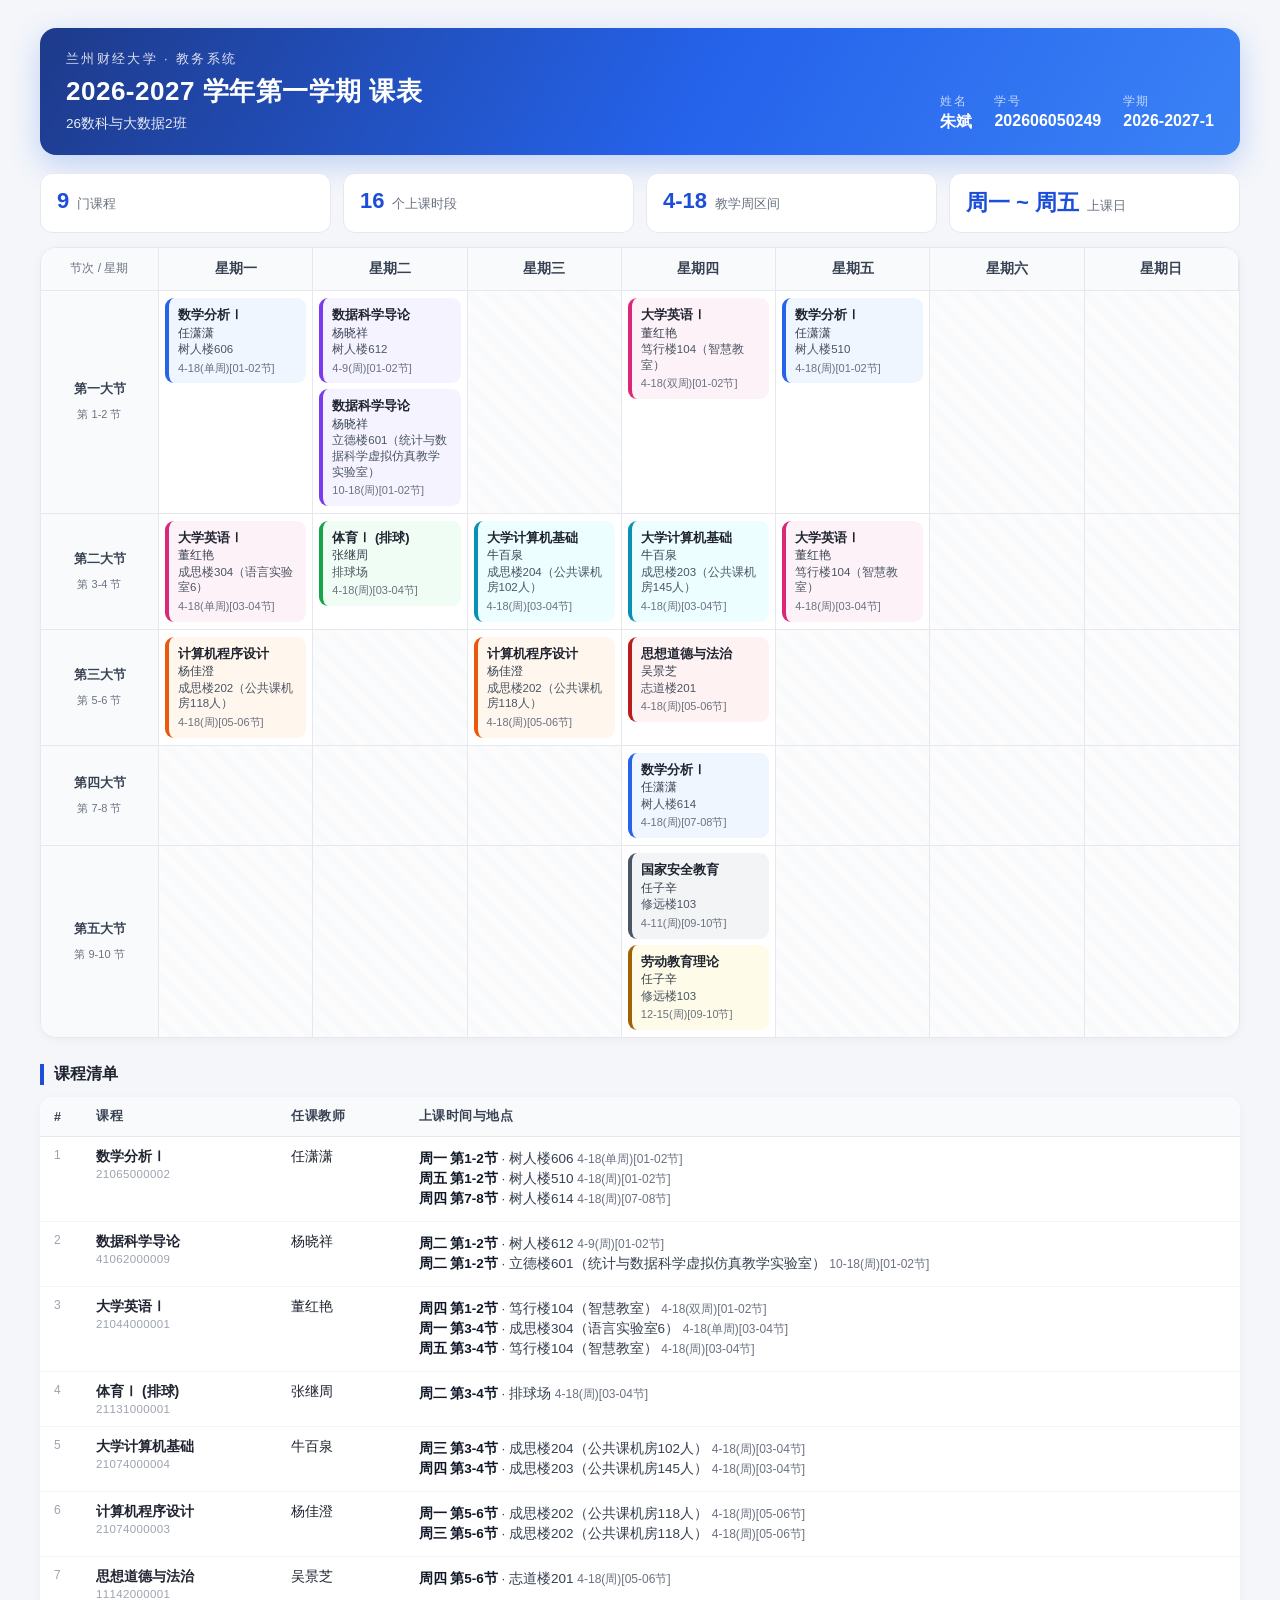
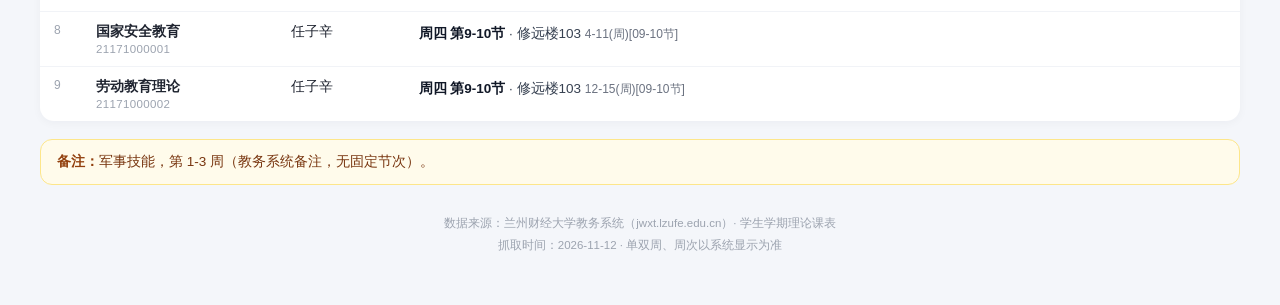
<file: timetable.html>
<!DOCTYPE html>
<html lang="zh-CN">
<head>
<meta charset="UTF-8">
<meta name="viewport" content="width=device-width, initial-scale=1.0">
<title>2026-2027学年第一学期课表 · 朱斌</title>
<style>
  :root{
    --ink:#1f2430; --muted:#6b7280; --line:#e6e8ee; --bg:#f4f6fa;
    --brand:#1d4ed8;
  }
  *{box-sizing:border-box;}
  body{margin:0;background:var(--bg);color:var(--ink);
    font-family:-apple-system,BlinkMacSystemFont,"PingFang SC","Microsoft YaHei","Segoe UI",Roboto,sans-serif;
    -webkit-font-smoothing:antialiased;}
  .wrap{max-width:1240px;margin:0 auto;padding:28px 20px 48px;}

  header.top{display:flex;flex-wrap:wrap;align-items:flex-end;justify-content:space-between;gap:16px;
    padding:22px 26px;background:linear-gradient(120deg,#1e3a8a,#2563eb 55%,#3b82f6);
    border-radius:16px;color:#fff;box-shadow:0 10px 30px rgba(37,99,235,.25);}
  .school{font-size:13px;letter-spacing:.18em;opacity:.85;}
  h1{margin:6px 0 0;font-size:26px;font-weight:700;letter-spacing:.5px;}
  .sub{margin-top:6px;font-size:13.5px;opacity:.9;}
  .who{display:flex;gap:22px;flex-wrap:wrap;font-size:14px;}
  .who div span{display:block;font-size:11.5px;opacity:.72;letter-spacing:.1em;margin-bottom:3px;}
  .who b{font-weight:600;font-size:16px;}

  .stats{display:flex;gap:12px;flex-wrap:wrap;margin:18px 0 14px;}
  .stat{flex:1 1 150px;background:#fff;border:1px solid var(--line);border-radius:12px;
    padding:14px 16px;display:flex;align-items:baseline;gap:8px;}
  .stat b{font-size:22px;color:var(--brand);}
  .stat em{font-style:normal;color:var(--muted);font-size:12.5px;}

  .board{background:#fff;border:1px solid var(--line);border-radius:16px;overflow:hidden;
    box-shadow:0 2px 10px rgba(17,24,39,.04);}
  .grid{display:grid;grid-template-columns:118px repeat(7,1fr);}
  .ghead{background:#f8fafc;border-bottom:1px solid var(--line);padding:12px 8px;text-align:center;
    font-weight:600;font-size:14px;color:#374151;border-right:1px solid var(--line);}
  .ghead:last-child{border-right:none;}
  .ghead.tl{font-weight:500;color:var(--muted);font-size:12px;}
  .tcell{border-right:1px solid var(--line);border-bottom:1px solid var(--line);
    padding:7px 6px;min-height:96px;display:flex;flex-direction:column;gap:6px;}
  .tcell:nth-child(8n){border-right:none;}
  .grid > .tcell:nth-last-child(-n+8){border-bottom:none;}
  .timecell{background:#f8fafc;justify-content:center;align-items:center;text-align:center;}
  .bigname{font-size:12.5px;font-weight:600;color:#374151;}
  .bigsub{font-size:11px;color:var(--muted);margin-top:3px;}
  .tcell.empty{background:repeating-linear-gradient(45deg,#fcfcfd,#fcfcfd 8px,#f8fafc 8px,#f8fafc 16px);}

  .course{border-radius:9px;padding:8px 9px;border-left:4px solid #2563eb;background:#eff6ff;
    line-height:1.35;overflow:hidden;}
  .cname{font-size:13px;font-weight:700;margin-bottom:2px;}
  .cmeta{font-size:11.5px;color:#374151;}
  .croom{font-size:11.5px;color:#4b5563;margin-top:1px;word-break:break-all;}
  .cweek{font-size:11px;color:#6b7280;margin-top:3px;display:flex;gap:4px;align-items:center;flex-wrap:wrap;}
  .badge{font-size:10px;padding:1px 5px;border-radius:20px;font-weight:600;line-height:1.4;}
  .badge.odd{background:#fee2e2;color:#b91c1c;}
  .badge.even{background:#dcfce7;color:#15803d;}

  .c-blue{border-left-color:#2563eb;background:#eff6ff;}
  .c-purple{border-left-color:#7c3aed;background:#f5f3ff;}
  .c-pink{border-left-color:#db2777;background:#fdf2f8;}
  .c-green{border-left-color:#16a34a;background:#f0fdf4;}
  .c-cyan{border-left-color:#0891b2;background:#ecfeff;}
  .c-orange{border-left-color:#ea580c;background:#fff7ed;}
  .c-red{border-left-color:#b91c1c;background:#fef2f2;}
  .c-gray{border-left-color:#4b5563;background:#f3f4f6;}
  .c-amber{border-left-color:#a16207;background:#fefce8;}

  section.block{margin-top:26px;}
  h2{font-size:16px;margin:0 0 12px;padding-left:10px;border-left:4px solid var(--brand);}
  table.list{width:100%;border-collapse:collapse;background:#fff;border-radius:14px;overflow:hidden;
    box-shadow:0 2px 10px rgba(17,24,39,.04);font-size:13.5px;}
  table.list th{background:#f8fafc;text-align:left;padding:11px 14px;font-weight:600;color:#374151;
    border-bottom:1px solid var(--line);font-size:12.5px;letter-spacing:.04em;}
  table.list td{padding:11px 14px;border-bottom:1px solid #f1f3f7;vertical-align:top;}
  table.list tr:last-child td{border-bottom:none;}
  table.list td.idx{color:#9ca3af;font-size:12px;width:42px;}
  .cn{font-weight:600;font-size:14px;}
  .cc{color:#9ca3af;font-size:11.5px;margin-top:2px;letter-spacing:.03em;}
  .sess{margin:2px 0;color:#374151;}
  .sess b{color:#111827;font-weight:600;}
  .wk{color:#6b7280;font-size:12px;}

  .note{margin-top:18px;background:#fffbeb;border:1px solid #fde68a;border-radius:12px;
    padding:13px 16px;font-size:13.5px;color:#78350f;}
  .note b{color:#92400e;}
  footer{margin-top:28px;text-align:center;color:#9ca3af;font-size:11.5px;line-height:1.9;}

  @media (max-width:900px){
    .grid{grid-template-columns:78px repeat(7,minmax(96px,1fr));overflow-x:auto;}
    .wrap{padding:16px 10px 34px;}
    h1{font-size:21px;}
  }
  @media print{
    body{background:#fff;}
    .wrap{max-width:none;padding:0;}
    header.top{box-shadow:none;border-radius:0;}
    .board,table.list{box-shadow:none;}
    .stats{display:none;}
    @page{size:A3 landscape;margin:8mm;}
  }
</style>
</head>
<body>
<div class="wrap">

  <header class="top">
    <div>
      <div class="school">兰州财经大学 · 教务系统</div>
      <h1>2026-2027 学年第一学期 课表</h1>
      <div class="sub">26数科与大数据2班</div>
    </div>
    <div class="who">
      <div><span>姓名</span><b>朱斌</b></div>
      <div><span>学号</span><b>202606050249</b></div>
      <div><span>学期</span><b>2026-2027-1</b></div>
    </div>
  </header>

  <div class="stats">
    <div class="stat"><b>9</b><em>门课程</em></div>
    <div class="stat"><b>16</b><em>个上课时段</em></div>
    <div class="stat"><b>4-18</b><em>教学周区间</em></div>
    <div class="stat"><b>周一 ~ 周五</b><em>上课日</em></div>
  </div>

  <div class="board">
    <div class="grid">
      <div class="ghead tl">节次 / 星期</div>
      <div class="ghead">星期一</div>
      <div class="ghead">星期二</div>
      <div class="ghead">星期三</div>
      <div class="ghead">星期四</div>
      <div class="ghead">星期五</div>
      <div class="ghead">星期六</div>
      <div class="ghead">星期日</div>
      <div class="tcell timecell"><div class="bigname">第一大节</div><div class="bigsub">第 1-2 节</div></div><div class="tcell"><div class="course c-blue"><div class="cname">数学分析Ⅰ</div><div class="cmeta">任潇潇</div><div class="croom">树人楼606</div><div class="cweek">4-18(单周)[01-02节] </div></div></div><div class="tcell"><div class="course c-purple"><div class="cname">数据科学导论</div><div class="cmeta">杨晓祥</div><div class="croom">树人楼612</div><div class="cweek">4-9(周)[01-02节] </div></div><div class="course c-purple"><div class="cname">数据科学导论</div><div class="cmeta">杨晓祥</div><div class="croom">立德楼601（统计与数据科学虚拟仿真教学实验室）</div><div class="cweek">10-18(周)[01-02节] </div></div></div><div class="tcell empty"></div><div class="tcell"><div class="course c-pink"><div class="cname">大学英语Ⅰ</div><div class="cmeta">董红艳</div><div class="croom">笃行楼104（智慧教室）</div><div class="cweek">4-18(双周)[01-02节] </div></div></div><div class="tcell"><div class="course c-blue"><div class="cname">数学分析Ⅰ</div><div class="cmeta">任潇潇</div><div class="croom">树人楼510</div><div class="cweek">4-18(周)[01-02节] </div></div></div><div class="tcell empty"></div><div class="tcell empty"></div><div class="tcell timecell"><div class="bigname">第二大节</div><div class="bigsub">第 3-4 节</div></div><div class="tcell"><div class="course c-pink"><div class="cname">大学英语Ⅰ</div><div class="cmeta">董红艳</div><div class="croom">成思楼304（语言实验室6）</div><div class="cweek">4-18(单周)[03-04节] </div></div></div><div class="tcell"><div class="course c-green"><div class="cname">体育Ⅰ (排球)</div><div class="cmeta">张继周</div><div class="croom">排球场</div><div class="cweek">4-18(周)[03-04节] </div></div></div><div class="tcell"><div class="course c-cyan"><div class="cname">大学计算机基础</div><div class="cmeta">牛百泉</div><div class="croom">成思楼204（公共课机房102人）</div><div class="cweek">4-18(周)[03-04节] </div></div></div><div class="tcell"><div class="course c-cyan"><div class="cname">大学计算机基础</div><div class="cmeta">牛百泉</div><div class="croom">成思楼203（公共课机房145人）</div><div class="cweek">4-18(周)[03-04节] </div></div></div><div class="tcell"><div class="course c-pink"><div class="cname">大学英语Ⅰ</div><div class="cmeta">董红艳</div><div class="croom">笃行楼104（智慧教室）</div><div class="cweek">4-18(周)[03-04节] </div></div></div><div class="tcell empty"></div><div class="tcell empty"></div><div class="tcell timecell"><div class="bigname">第三大节</div><div class="bigsub">第 5-6 节</div></div><div class="tcell"><div class="course c-orange"><div class="cname">计算机程序设计</div><div class="cmeta">杨佳澄</div><div class="croom">成思楼202（公共课机房118人）</div><div class="cweek">4-18(周)[05-06节] </div></div></div><div class="tcell empty"></div><div class="tcell"><div class="course c-orange"><div class="cname">计算机程序设计</div><div class="cmeta">杨佳澄</div><div class="croom">成思楼202（公共课机房118人）</div><div class="cweek">4-18(周)[05-06节] </div></div></div><div class="tcell"><div class="course c-red"><div class="cname">思想道德与法治</div><div class="cmeta">吴景芝</div><div class="croom">志道楼201</div><div class="cweek">4-18(周)[05-06节] </div></div></div><div class="tcell empty"></div><div class="tcell empty"></div><div class="tcell empty"></div><div class="tcell timecell"><div class="bigname">第四大节</div><div class="bigsub">第 7-8 节</div></div><div class="tcell empty"></div><div class="tcell empty"></div><div class="tcell empty"></div><div class="tcell"><div class="course c-blue"><div class="cname">数学分析Ⅰ</div><div class="cmeta">任潇潇</div><div class="croom">树人楼614</div><div class="cweek">4-18(周)[07-08节] </div></div></div><div class="tcell empty"></div><div class="tcell empty"></div><div class="tcell empty"></div><div class="tcell timecell"><div class="bigname">第五大节</div><div class="bigsub">第 9-10 节</div></div><div class="tcell empty"></div><div class="tcell empty"></div><div class="tcell empty"></div><div class="tcell"><div class="course c-gray"><div class="cname">国家安全教育</div><div class="cmeta">任子辛</div><div class="croom">修远楼103</div><div class="cweek">4-11(周)[09-10节] </div></div><div class="course c-amber"><div class="cname">劳动教育理论</div><div class="cmeta">任子辛</div><div class="croom">修远楼103</div><div class="cweek">12-15(周)[09-10节] </div></div></div><div class="tcell empty"></div><div class="tcell empty"></div><div class="tcell empty"></div>
    </div>
  </div>

  <section class="block">
    <h2>课程清单</h2>
    <table class="list">
      <thead><tr><th>#</th><th>课程</th><th>任课教师</th><th>上课时间与地点</th></tr></thead>
      <tbody><tr><td class="idx">1</td><td><div class="cn">数学分析Ⅰ</div><div class="cc">21065000002</div></td><td>任潇潇</td><td><div class="sess"><b>周一 第1-2节</b> · 树人楼606 <span class="wk">4-18(单周)[01-02节]</span></div><div class="sess"><b>周五 第1-2节</b> · 树人楼510 <span class="wk">4-18(周)[01-02节]</span></div><div class="sess"><b>周四 第7-8节</b> · 树人楼614 <span class="wk">4-18(周)[07-08节]</span></div></td></tr><tr><td class="idx">2</td><td><div class="cn">数据科学导论</div><div class="cc">41062000009</div></td><td>杨晓祥</td><td><div class="sess"><b>周二 第1-2节</b> · 树人楼612 <span class="wk">4-9(周)[01-02节]</span></div><div class="sess"><b>周二 第1-2节</b> · 立德楼601（统计与数据科学虚拟仿真教学实验室） <span class="wk">10-18(周)[01-02节]</span></div></td></tr><tr><td class="idx">3</td><td><div class="cn">大学英语Ⅰ</div><div class="cc">21044000001</div></td><td>董红艳</td><td><div class="sess"><b>周四 第1-2节</b> · 笃行楼104（智慧教室） <span class="wk">4-18(双周)[01-02节]</span></div><div class="sess"><b>周一 第3-4节</b> · 成思楼304（语言实验室6） <span class="wk">4-18(单周)[03-04节]</span></div><div class="sess"><b>周五 第3-4节</b> · 笃行楼104（智慧教室） <span class="wk">4-18(周)[03-04节]</span></div></td></tr><tr><td class="idx">4</td><td><div class="cn">体育Ⅰ (排球)</div><div class="cc">21131000001</div></td><td>张继周</td><td><div class="sess"><b>周二 第3-4节</b> · 排球场 <span class="wk">4-18(周)[03-04节]</span></div></td></tr><tr><td class="idx">5</td><td><div class="cn">大学计算机基础</div><div class="cc">21074000004</div></td><td>牛百泉</td><td><div class="sess"><b>周三 第3-4节</b> · 成思楼204（公共课机房102人） <span class="wk">4-18(周)[03-04节]</span></div><div class="sess"><b>周四 第3-4节</b> · 成思楼203（公共课机房145人） <span class="wk">4-18(周)[03-04节]</span></div></td></tr><tr><td class="idx">6</td><td><div class="cn">计算机程序设计</div><div class="cc">21074000003</div></td><td>杨佳澄</td><td><div class="sess"><b>周一 第5-6节</b> · 成思楼202（公共课机房118人） <span class="wk">4-18(周)[05-06节]</span></div><div class="sess"><b>周三 第5-6节</b> · 成思楼202（公共课机房118人） <span class="wk">4-18(周)[05-06节]</span></div></td></tr><tr><td class="idx">7</td><td><div class="cn">思想道德与法治</div><div class="cc">11142000001</div></td><td>吴景芝</td><td><div class="sess"><b>周四 第5-6节</b> · 志道楼201 <span class="wk">4-18(周)[05-06节]</span></div></td></tr><tr><td class="idx">8</td><td><div class="cn">国家安全教育</div><div class="cc">21171000001</div></td><td>任子辛</td><td><div class="sess"><b>周四 第9-10节</b> · 修远楼103 <span class="wk">4-11(周)[09-10节]</span></div></td></tr><tr><td class="idx">9</td><td><div class="cn">劳动教育理论</div><div class="cc">21171000002</div></td><td>任子辛</td><td><div class="sess"><b>周四 第9-10节</b> · 修远楼103 <span class="wk">12-15(周)[09-10节]</span></div></td></tr></tbody>
    </table>
  </section>

  <div class="note"><b>备注：</b>军事技能，第 1-3 周（教务系统备注，无固定节次）。</div>

  <footer>
    数据来源：兰州财经大学教务系统（jwxt.lzufe.edu.cn）· 学生学期理论课表<br>
    抓取时间：2026-11-12 · 单双周、周次以系统显示为准
  </footer>
</div>
</body>
</html>
</file>
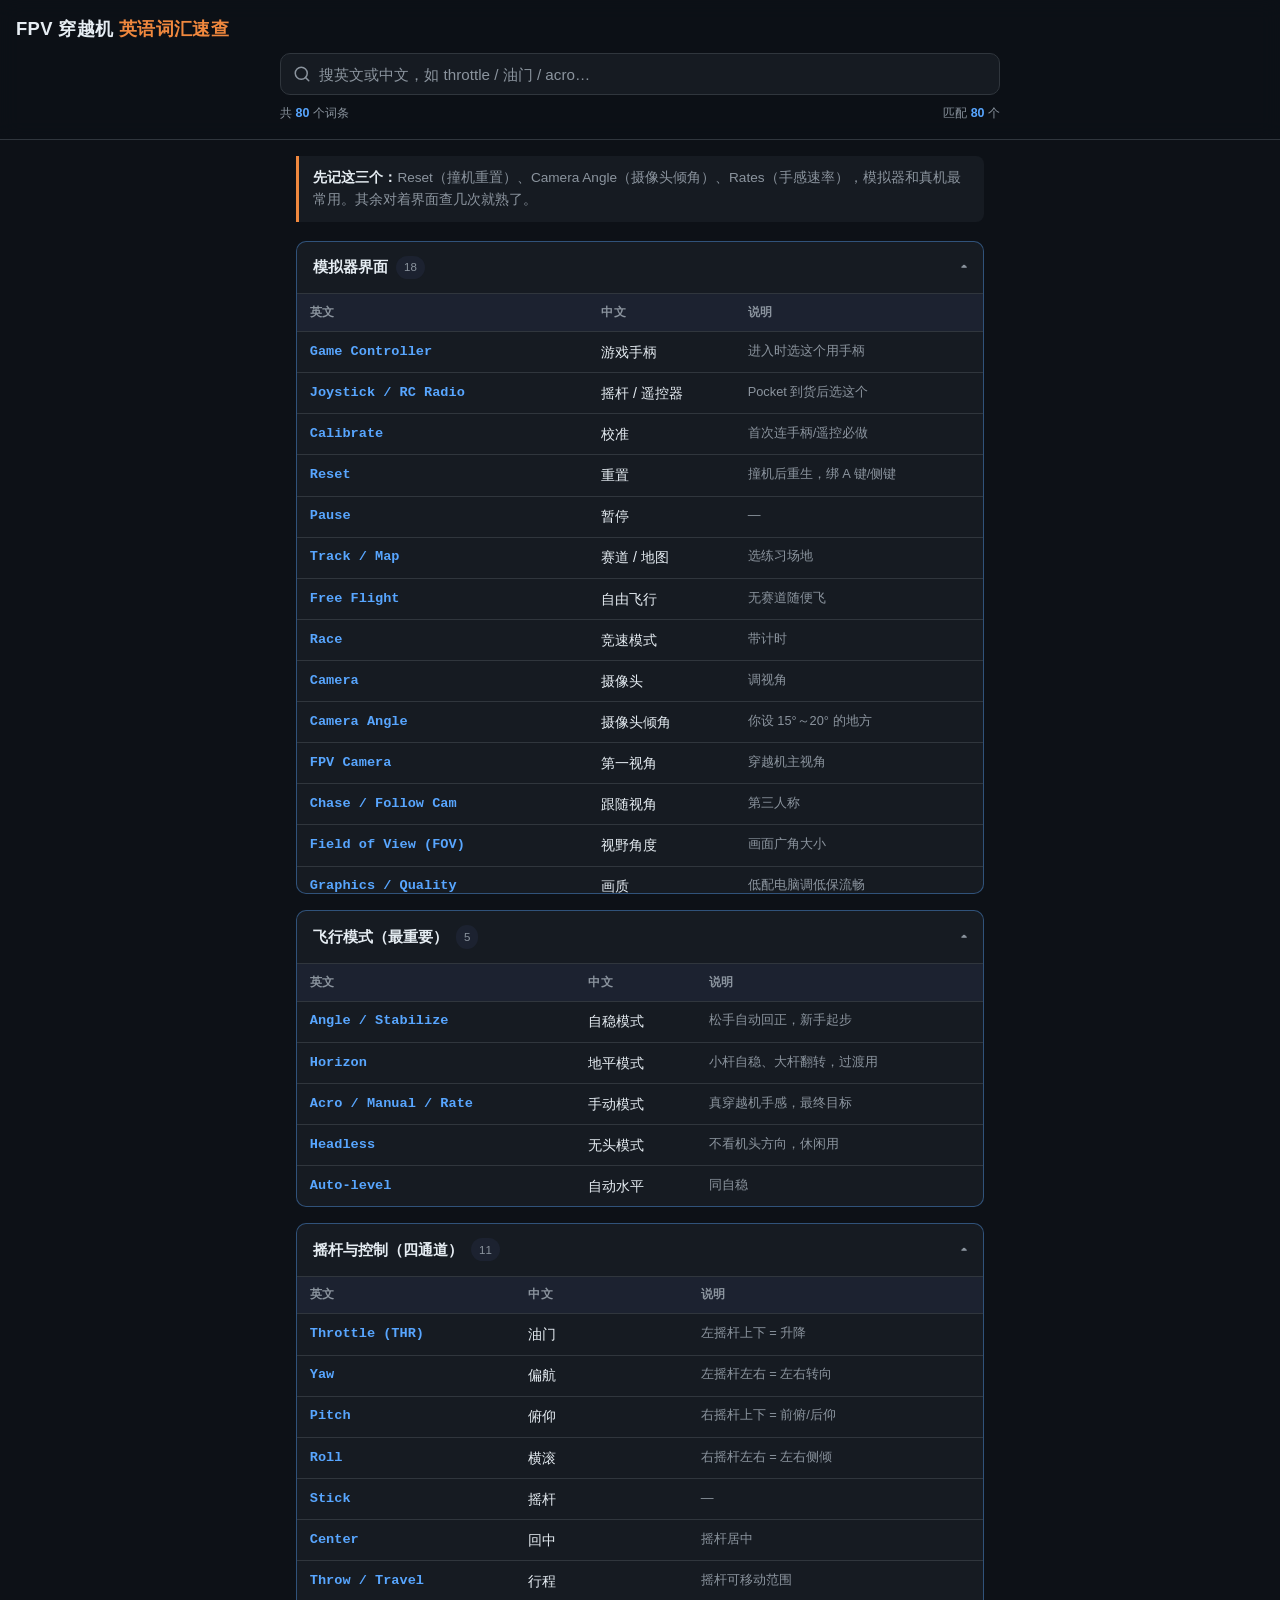
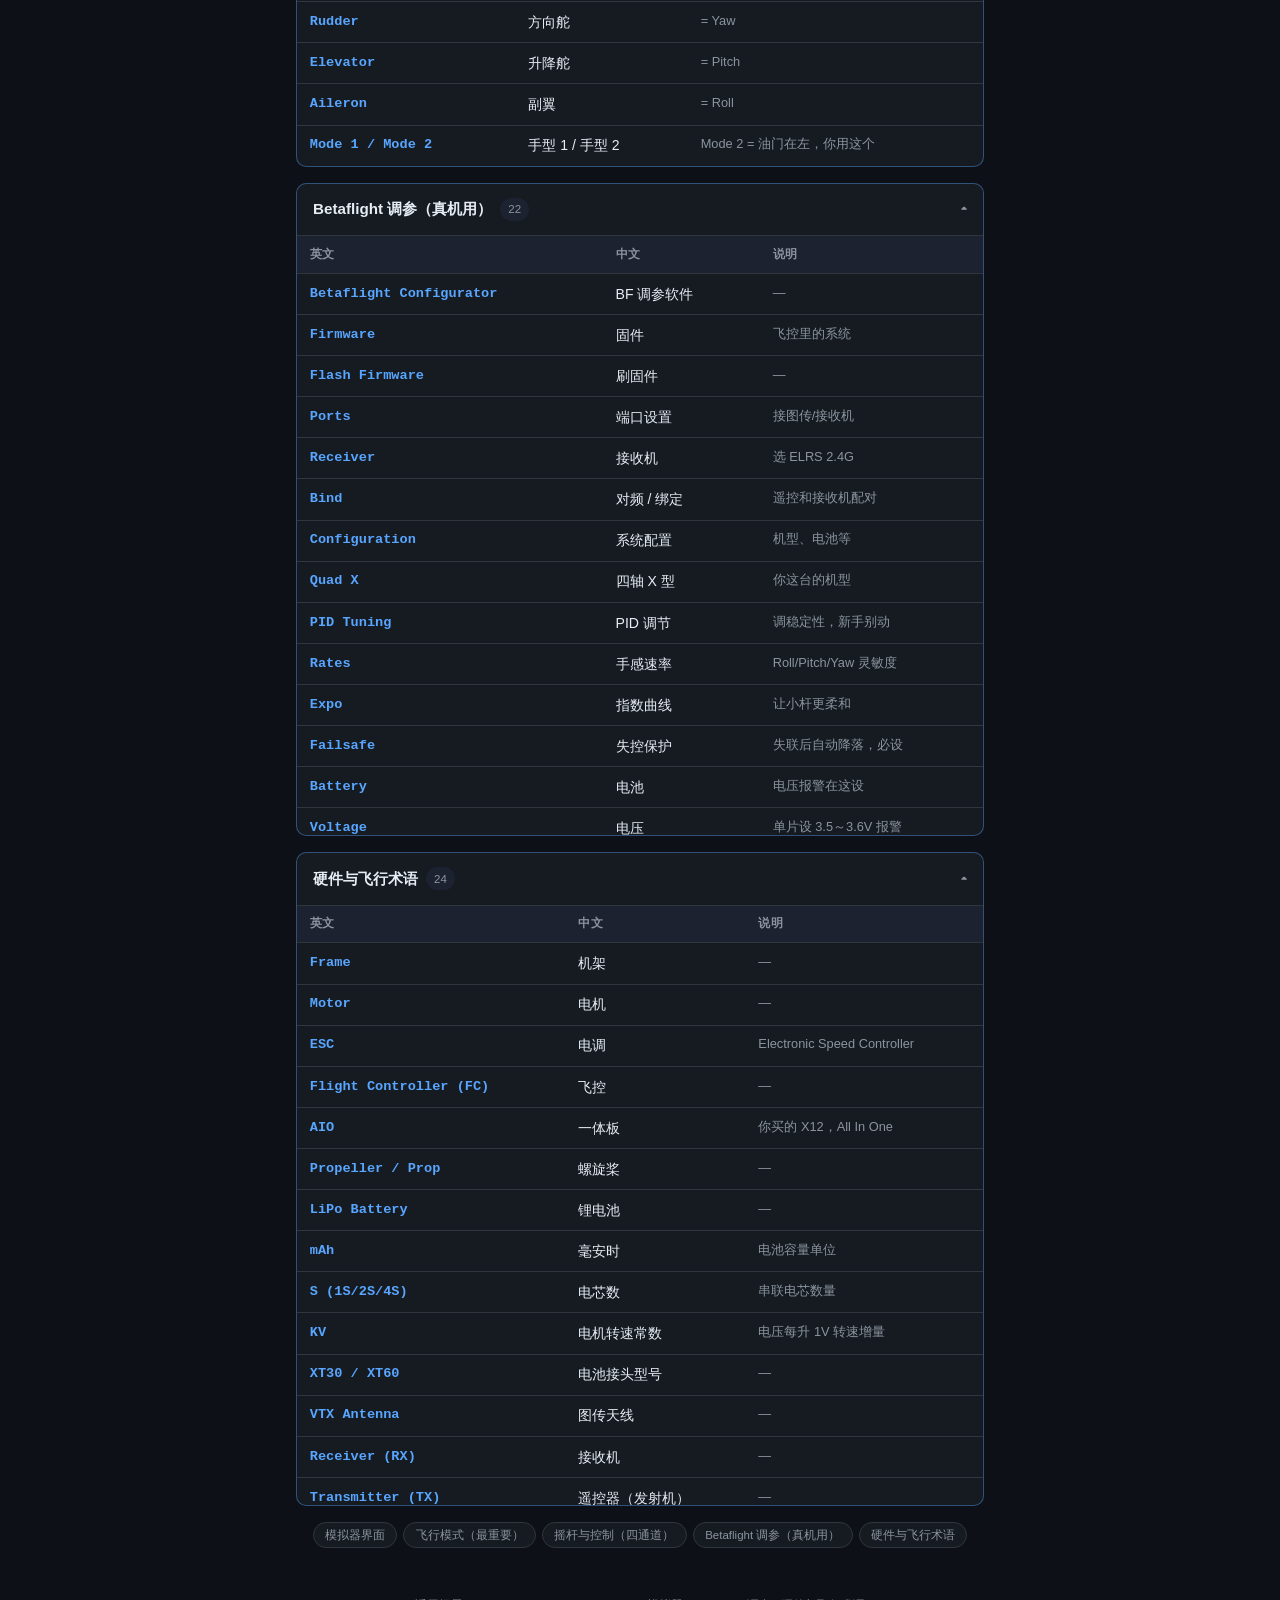
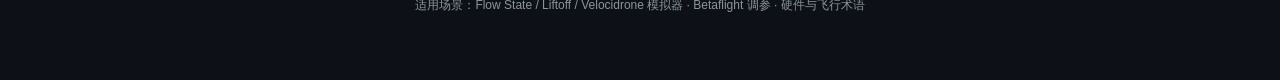
<file: fpv-vocabulary/fpv-vocabulary.html>
<!-- Generated by Trae Work -->
<!DOCTYPE html>
<html lang="zh-CN">
<head>
<meta charset="UTF-8">
<meta name="viewport" content="width=device-width, initial-scale=1.0">
<title>FPV 穿越机英语词汇速查</title>
<style>
  :root {
    --bg: #0d1117;
    --bg2: #161b22;
    --bg3: #1c2230;
    --ink: #e6edf3;
    --muted: #8b949e;
    --rule: #30363d;
    --accent: #58a6ff;
    --accent2: #f0883e;
    --ok: #3fb950;
  }
  * { box-sizing: border-box; margin: 0; padding: 0; }
  html { -webkit-text-size-adjust: 100%; }
  body {
    font-family: -apple-system, BlinkMacSystemFont, "Segoe UI", "PingFang SC",
                 "Hiragino Sans GB", "Microsoft YaHei", Roboto, Helvetica, Arial, sans-serif;
    background: var(--bg);
    color: var(--ink);
    line-height: 1.6;
    font-size: 15px;
    padding-bottom: 4rem;
  }

  /* Header */
  header {
    position: sticky;
    top: 0;
    z-index: 10;
    background: rgba(13, 17, 23, 0.92);
    backdrop-filter: blur(10px);
    -webkit-backdrop-filter: blur(10px);
    border-bottom: 1px solid var(--rule);
    padding: 0.9rem 1rem;
  }
  header h1 {
    font-size: 1.15rem;
    font-weight: 700;
    letter-spacing: 0.02em;
    margin-bottom: 0.6rem;
  }
  header h1 span { color: var(--accent2); }
  .search-wrap { position: relative; max-width: 720px; margin: 0 auto; }
  #search {
    width: 100%;
    padding: 0.7rem 0.9rem 0.7rem 2.4rem;
    background: var(--bg2);
    border: 1px solid var(--rule);
    border-radius: 10px;
    color: var(--ink);
    font-size: 0.95rem;
    outline: none;
    transition: border-color 0.2s;
  }
  #search:focus { border-color: var(--accent); }
  #search::placeholder { color: var(--muted); }
  .search-icon {
    position: absolute;
    left: 0.8rem;
    top: 50%;
    transform: translateY(-50%);
    width: 18px; height: 18px;
    color: var(--muted);
    pointer-events: none;
  }
  .meta {
    max-width: 720px;
    margin: 0.6rem auto 0;
    font-size: 0.78rem;
    color: var(--muted);
    display: flex;
    justify-content: space-between;
    gap: 0.5rem;
  }
  .meta b { color: var(--accent); }

  /* Layout */
  main { max-width: 720px; margin: 0 auto; padding: 1rem; }

  .tip {
    background: var(--bg2);
    border-left: 3px solid var(--accent2);
    border-radius: 0 8px 8px 0;
    padding: 0.7rem 0.9rem;
    margin-bottom: 1.2rem;
    font-size: 0.85rem;
    color: var(--muted);
  }
  .tip strong { color: var(--ink); }

  /* Sections */
  section { margin-bottom: 1rem; }
  details {
    background: var(--bg2);
    border: 1px solid var(--rule);
    border-radius: 10px;
    overflow: hidden;
  }
  details[open] { border-color: rgba(88, 166, 255, 0.4); }
  summary {
    cursor: pointer;
    padding: 0.85rem 1rem;
    font-weight: 600;
    font-size: 0.95rem;
    display: flex;
    align-items: center;
    justify-content: space-between;
    list-style: none;
    user-select: none;
  }
  summary::-webkit-details-marker { display: none; }
  summary::after {
    content: "▾";
    color: var(--muted);
    font-size: 0.8rem;
    transition: transform 0.2s;
  }
  details[open] summary::after { transform: rotate(180deg); }
  .cat-count {
    font-size: 0.72rem;
    font-weight: 400;
    color: var(--muted);
    background: var(--bg3);
    padding: 0.15rem 0.5rem;
    border-radius: 20px;
    margin-left: 0.5rem;
  }
  .cat-title { display: flex; align-items: center; }

  .table-wrap {
    overflow-x: auto;
    overflow-y: auto;
    max-height: 600px;
    border-top: 1px solid var(--rule);
  }
  table {
    width: 100%;
    border-collapse: collapse;
    min-width: 480px;
    font-size: 0.88rem;
  }
  thead th {
    position: sticky;
    top: 0;
    background: var(--bg3);
    color: var(--muted);
    font-weight: 600;
    font-size: 0.75rem;
    text-transform: uppercase;
    letter-spacing: 0.05em;
    text-align: left;
    padding: 0.55rem 0.8rem;
    z-index: 1;
  }
  tbody td {
    padding: 0.55rem 0.8rem;
    border-top: 1px solid var(--rule);
    vertical-align: top;
  }
  tbody tr:hover { background: var(--bg3); }
  td.en {
    color: var(--accent);
    font-weight: 600;
    white-space: nowrap;
    font-family: "SF Mono", "Menlo", "Consolas", monospace;
    font-size: 0.85rem;
  }
  td.zh { color: var(--ink); font-weight: 500; }
  td.note { color: var(--muted); font-size: 0.8rem; }
  mark {
    background: rgba(240, 136, 62, 0.25);
    color: var(--accent2);
    border-radius: 3px;
    padding: 0 2px;
  }
  .empty {
    text-align: center;
    padding: 2rem;
    color: var(--muted);
    font-size: 0.85rem;
  }

  /* Footer */
  footer {
    max-width: 720px;
    margin: 2rem auto 0;
    padding: 0 1rem;
    text-align: center;
    color: var(--muted);
    font-size: 0.75rem;
  }
  .pill-row {
    display: flex;
    flex-wrap: wrap;
    gap: 0.4rem;
    justify-content: center;
    margin-top: 0.6rem;
  }
  .pill {
    background: var(--bg2);
    border: 1px solid var(--rule);
    border-radius: 20px;
    padding: 0.2rem 0.7rem;
    font-size: 0.72rem;
    color: var(--muted);
    cursor: pointer;
  }
  .pill:hover { color: var(--accent); border-color: var(--accent); }

  @media (max-width: 600px) {
    body { font-size: 14px; }
    main { padding: 0.7rem; }
    table { font-size: 0.82rem; min-width: 420px; }
    td.en { font-size: 0.8rem; }
  }
</style>
</head>
<body>

<header>
  <h1>FPV 穿越机 <span>英语词汇速查</span></h1>
  <div class="search-wrap">
    <svg class="search-icon" viewBox="0 0 24 24" fill="none" stroke="currentColor" stroke-width="2" stroke-linecap="round" stroke-linejoin="round"><circle cx="11" cy="11" r="8"/><line x1="21" y1="21" x2="16.65" y2="16.65"/></svg>
    <input id="search" type="search" placeholder="搜英文或中文，如 throttle / 油门 / acro…" autocomplete="off">
  </div>
  <div class="meta">
    <span>共 <b id="totalCount">0</b> 个词条</span>
    <span>匹配 <b id="matchCount">0</b> 个</span>
  </div>
</header>

<main>
  <div class="tip">
    <strong>先记这三个：</strong>Reset（撞机重置）、Camera Angle（摄像头倾角）、Rates（手感速率），模拟器和真机最常用。其余对着界面查几次就熟了。
  </div>
  <div id="list"></div>
  <div id="empty" class="empty" style="display:none">没有匹配的词条，换个关键词试试～</div>

  <div class="pill-row" id="catPills"></div>
</main>

<footer>
  适用场景：Flow State / Liftoff / Velocidrone 模拟器 · Betaflight 调参 · 硬件与飞行术语
</footer>

<script>
const DATA = [
  { cat: "模拟器界面", items: [
    ["Game Controller","游戏手柄","进入时选这个用手柄"],
    ["Joystick / RC Radio","摇杆 / 遥控器","Pocket 到货后选这个"],
    ["Calibrate","校准","首次连手柄/遥控必做"],
    ["Reset","重置","撞机后重生，绑 A 键/侧键"],
    ["Pause","暂停","—"],
    ["Track / Map","赛道 / 地图","选练习场地"],
    ["Free Flight","自由飞行","无赛道随便飞"],
    ["Race","竞速模式","带计时"],
    ["Camera","摄像头","调视角"],
    ["Camera Angle","摄像头倾角","你设 15°～20° 的地方"],
    ["FPV Camera","第一视角","穿越机主视角"],
    ["Chase / Follow Cam","跟随视角","第三人称"],
    ["Field of View (FOV)","视野角度","画面广角大小"],
    ["Graphics / Quality","画质","低配电脑调低保流畅"],
    ["Frames Per Second (FPS)","帧率","流畅度，太低会晕"],
    ["Input","输入设置","改键位的地方"],
    ["Sensitivity","灵敏度","即 Rates"],
    ["Deadzone","死区","摇杆回中附近不响应的区域"],
  ]},
  { cat: "飞行模式（最重要）", items: [
    ["Angle / Stabilize","自稳模式","松手自动回正，新手起步"],
    ["Horizon","地平模式","小杆自稳、大杆翻转，过渡用"],
    ["Acro / Manual / Rate","手动模式","真穿越机手感，最终目标"],
    ["Headless","无头模式","不看机头方向，休闲用"],
    ["Auto-level","自动水平","同自稳"],
  ]},
  { cat: "摇杆与控制（四通道）", items: [
    ["Throttle (THR)","油门","左摇杆上下 = 升降"],
    ["Yaw","偏航","左摇杆左右 = 左右转向"],
    ["Pitch","俯仰","右摇杆上下 = 前俯/后仰"],
    ["Roll","横滚","右摇杆左右 = 左右侧倾"],
    ["Stick","摇杆","—"],
    ["Center","回中","摇杆居中"],
    ["Throw / Travel","行程","摇杆可移动范围"],
    ["Rudder","方向舵","= Yaw"],
    ["Elevator","升降舵","= Pitch"],
    ["Aileron","副翼","= Roll"],
    ["Mode 1 / Mode 2","手型 1 / 手型 2","Mode 2 = 油门在左，你用这个"],
  ]},
  { cat: "Betaflight 调参（真机用）", items: [
    ["Betaflight Configurator","BF 调参软件","—"],
    ["Firmware","固件","飞控里的系统"],
    ["Flash Firmware","刷固件","—"],
    ["Ports","端口设置","接图传/接收机"],
    ["Receiver","接收机","选 ELRS 2.4G"],
    ["Bind","对频 / 绑定","遥控和接收机配对"],
    ["Configuration","系统配置","机型、电池等"],
    ["Quad X","四轴 X 型","你这台的机型"],
    ["PID Tuning","PID 调节","调稳定性，新手别动"],
    ["Rates","手感速率","Roll/Pitch/Yaw 灵敏度"],
    ["Expo","指数曲线","让小杆更柔和"],
    ["Failsafe","失控保护","失联后自动降落，必设"],
    ["Battery","电池","电压报警在这设"],
    ["Voltage","电压","单片设 3.5～3.6V 报警"],
    ["Motors","电机测试","不装桨点这个测转向"],
    ["Direction","转向","电机正反"],
    ["Calibrate Accelerometer","校准加速度计","放平飞机点一下"],
    ["VTX","图传","画面发射"],
    ["OSD","屏幕叠加显示","电压、计时等信息"],
    ["ARM","解锁","打杆启动电机"],
    ["Disarm","上锁","停转"],
    ["Auxiliary / Modes","辅助开关","绑定飞行模式切换"],
  ]},
  { cat: "硬件与飞行术语", items: [
    ["Frame","机架","—"],
    ["Motor","电机","—"],
    ["ESC","电调","Electronic Speed Controller"],
    ["Flight Controller (FC)","飞控","—"],
    ["AIO","一体板","你买的 X12，All In One"],
    ["Propeller / Prop","螺旋桨","—"],
    ["LiPo Battery","锂电池","—"],
    ["mAh","毫安时","电池容量单位"],
    ["S (1S/2S/4S)","电芯数","串联电芯数量"],
    ["KV","电机转速常数","电压每升 1V 转速增量"],
    ["XT30 / XT60","电池接头型号","—"],
    ["VTX Antenna","图传天线","—"],
    ["Receiver (RX)","接收机","—"],
    ["Transmitter (TX)","遥控器（发射机）","—"],
    ["ELRS (ExpressLRS)","你的遥控协议","2.4G 版本"],
    ["Drone / Quadcopter","无人机 / 四轴","—"],
    ["Whoop","圈圈机","带桨保护圈的小机"],
    ["Freestyle","花式飞","—"],
    ["Racing","竞速","—"],
    ["Crash","炸机 / 撞机","—"],
    ["Rebind","重新对频","—"],
    ["Telemetry","遥测","数据回传"],
    ["Antenna","天线","—"],
    ["Gimbal","云台","（穿越机一般无）"],
  ]},
];

const listEl = document.getElementById('list');
const emptyEl = document.getElementById('empty');
const searchEl = document.getElementById('search');
const totalCount = document.getElementById('totalCount');
const matchCount = document.getElementById('matchCount');
const catPills = document.getElementById('catPills');

let total = 0;
DATA.forEach(c => total += c.items.length);
totalCount.textContent = total;

// build category pills
const allCats = DATA.map(c => c.cat);
allCats.forEach(cat => {
  const p = document.createElement('span');
  p.className = 'pill';
  p.textContent = cat;
  p.onclick = () => { searchEl.value = cat; render(); };
  catPills.appendChild(p);
});

function highlight(text, q) {
  if (!q) return text;
  const idx = text.toLowerCase().indexOf(q);
  if (idx === -1) return text;
  return text.slice(0, idx) + '<mark>' + text.slice(idx, idx + q.length) + '</mark>' + text.slice(idx + q.length);
}

function render() {
  const q = searchEl.value.trim().toLowerCase();
  listEl.innerHTML = '';
  let matches = 0;
  let anyVisible = false;

  DATA.forEach(cat => {
    const filtered = cat.items.filter(row =>
      row[0].toLowerCase().includes(q) ||
      row[1].toLowerCase().includes(q) ||
      (row[2] || '').toLowerCase().includes(q) ||
      cat.cat.toLowerCase().includes(q)
    );
    matches += filtered.length;
    if (filtered.length === 0) return;
    anyVisible = true;

    const sec = document.createElement('section');
    const det = document.createElement('details');
    det.open = true;
    const sum = document.createElement('summary');
    const tt = document.createElement('span');
    tt.className = 'cat-title';
    tt.innerHTML = cat.cat + '<span class="cat-count">' + filtered.length + '</span>';
    sum.appendChild(tt);
    det.appendChild(sum);

    const wrap = document.createElement('div');
    wrap.className = 'table-wrap';
    const table = document.createElement('table');
    table.innerHTML = '<thead><tr><th>英文</th><th>中文</th><th>说明</th></tr></thead>';
    const tb = document.createElement('tbody');
    filtered.forEach(row => {
      const tr = document.createElement('tr');
      tr.innerHTML =
        '<td class="en">' + highlight(row[0], q) + '</td>' +
        '<td class="zh">' + highlight(row[1], q) + '</td>' +
        '<td class="note">' + highlight(row[2] || '—', q) + '</td>';
      tb.appendChild(tr);
    });
    table.appendChild(tb);
    wrap.appendChild(table);
    det.appendChild(wrap);
    sec.appendChild(det);
    listEl.appendChild(sec);
  });

  matchCount.textContent = matches;
  emptyEl.style.display = anyVisible ? 'none' : 'block';
}

searchEl.addEventListener('input', render);
render();
</script>

</body>
</html>
</file>
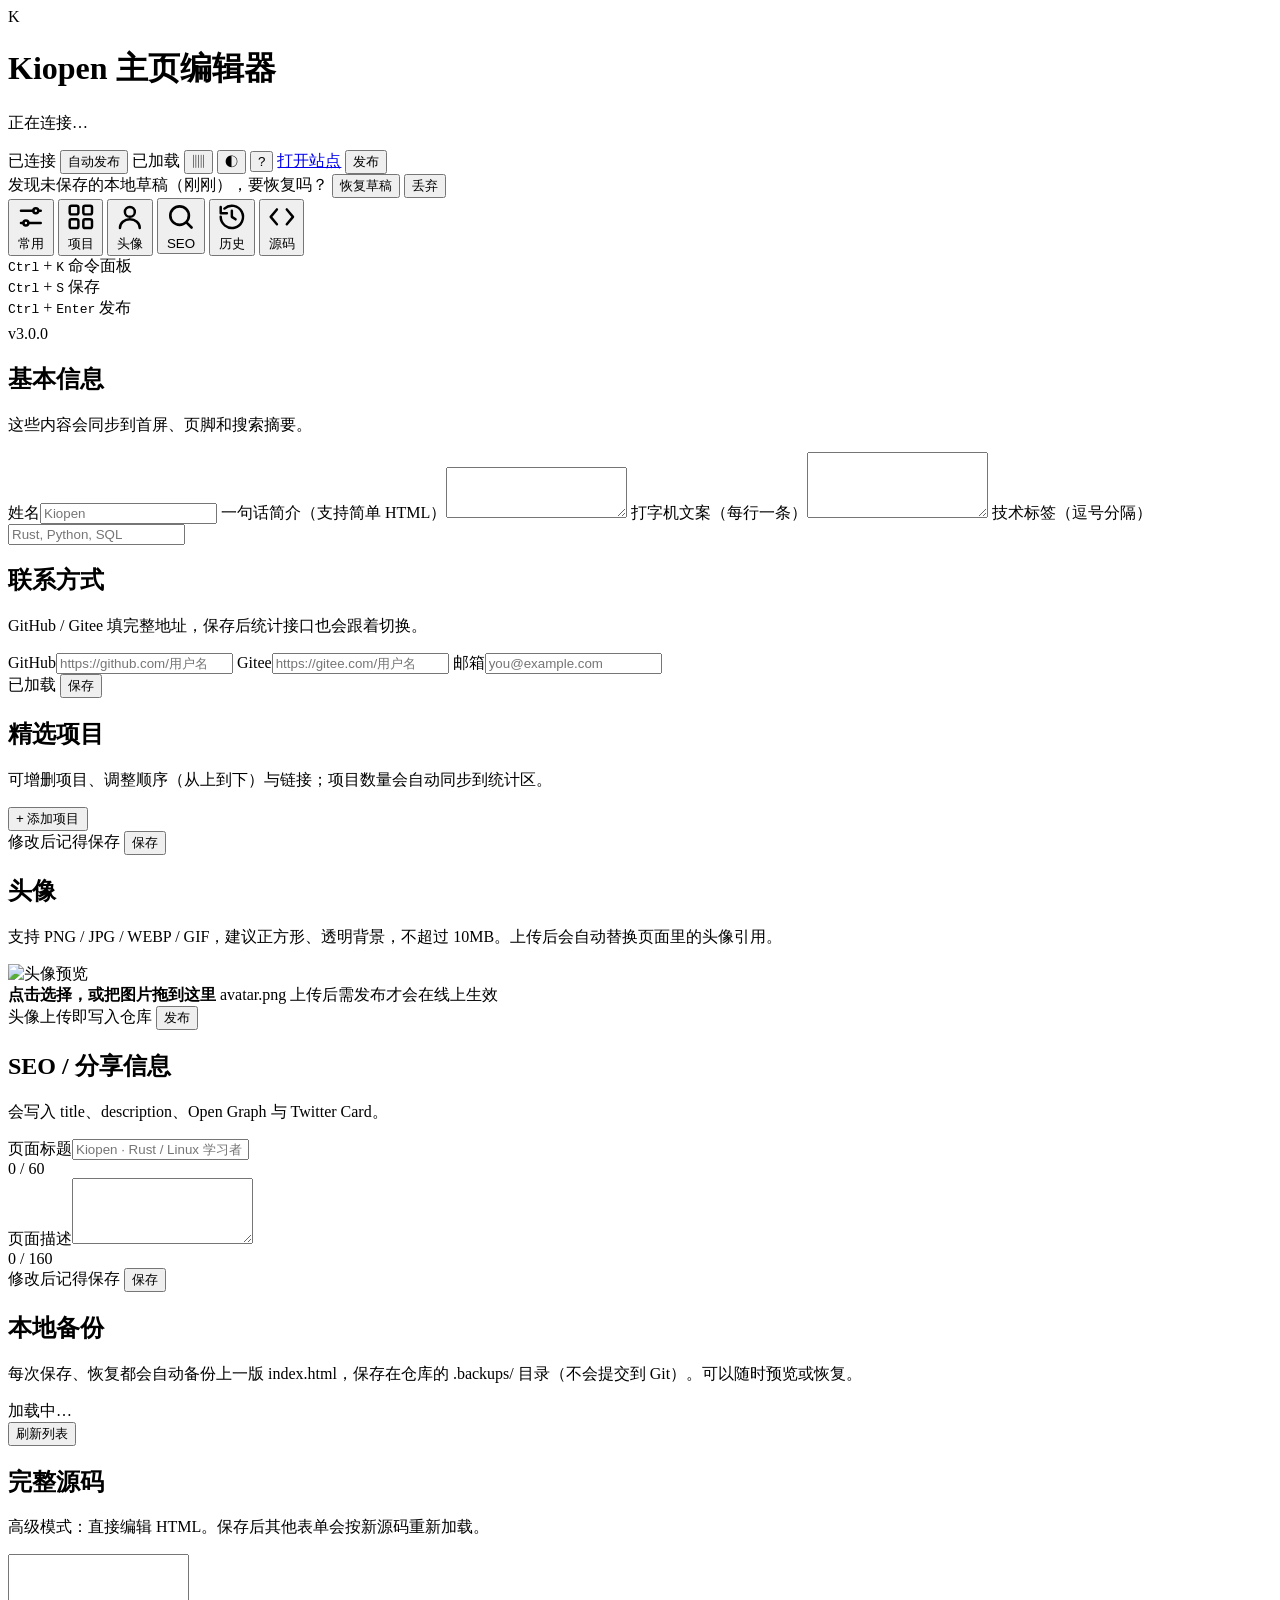
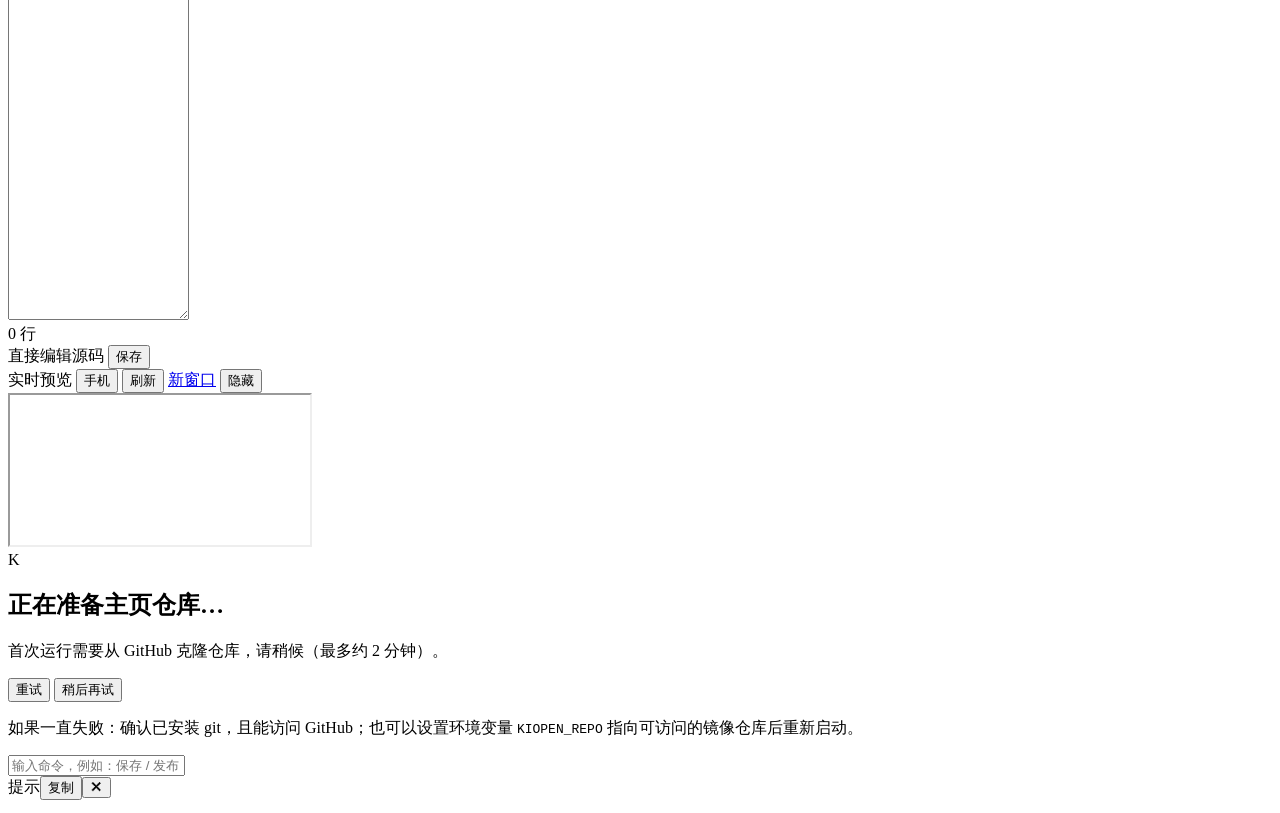
<file: rust/kiopen-homepage/assets/editor.html>
<!DOCTYPE html>
<html lang="zh-CN">
<head>
<meta charset="UTF-8" />
<meta name="viewport" content="width=device-width, initial-scale=1" />
<title>Kiopen 主页编辑器</title>
<style><!--APP_CSS--></style>
</head>
<body>
  <header class="topbar">
    <div class="brand">
      <div class="logo">K</div>
      <div>
        <h1>Kiopen 主页编辑器</h1>
        <p id="dirPath">正在连接…</p>
      </div>
    </div>
    <div class="grow"></div>
    <span class="pill" id="connPill"><i></i><span id="connText">已连接</span></span>
    <button class="switch" id="autoPublishBtn" type="button" aria-pressed="false" title="保存成功后自动提交并推送（Ctrl+K 可切换）">
      <span class="track" aria-hidden="true"></span><span>自动发布</span>
    </button>
    <span class="state" id="topState"><i aria-hidden="true"></i><span id="topStateText">已加载</span></span>
    <button class="icon-ghost" id="previewToggle" type="button" title="显示 / 隐藏预览区" aria-label="显示或隐藏预览区">▥</button>
    <button class="icon-ghost" id="themeBtn" type="button" title="切换深色 / 浅色主题">◐</button>
    <button class="icon-ghost" id="helpBtn" type="button" title="快捷键与帮助" aria-label="快捷键与帮助">?</button>
    <a class="btn" id="siteLink" href="https://kiopen.icu/" target="_blank" rel="noopener">打开站点</a>
    <button class="btn primary" id="publishBtn" type="button">发布</button>
  </header>

  <div class="banner" id="draftBanner" role="status">
    <span>发现未保存的本地草稿（<span id="draftTime">刚刚</span>），要恢复吗？</span>
    <span class="grow"></span>
    <button class="mini" id="draftRestore" type="button">恢复草稿</button>
    <button class="mini" id="draftDiscard" type="button">丢弃</button>
  </div>

  <div class="workspace">
    <nav class="sidenav" aria-label="编辑分区">
      <button class="nav-item active" type="button" data-tab="basic">
        <svg viewBox="0 0 24 24" fill="none" stroke="currentColor" stroke-width="2" stroke-linecap="round"><path d="M4 7h10M18 7h2M4 17h2M10 17h10"/><circle cx="16" cy="7" r="2"/><circle cx="8" cy="17" r="2"/></svg>
        常用
      </button>
      <button class="nav-item" type="button" data-tab="projects">
        <svg viewBox="0 0 24 24" fill="none" stroke="currentColor" stroke-width="2" stroke-linecap="round" stroke-linejoin="round"><rect x="3" y="3" width="7" height="7" rx="1.5"/><rect x="14" y="3" width="7" height="7" rx="1.5"/><rect x="3" y="14" width="7" height="7" rx="1.5"/><rect x="14" y="14" width="7" height="7" rx="1.5"/></svg>
        项目
      </button>
      <button class="nav-item" type="button" data-tab="avatar">
        <svg viewBox="0 0 24 24" fill="none" stroke="currentColor" stroke-width="2" stroke-linecap="round"><circle cx="12" cy="8" r="4"/><path d="M4 21c0-4 3.6-7 8-7s8 3 8 7"/></svg>
        头像
      </button>
      <button class="nav-item" type="button" data-tab="seo">
        <svg viewBox="0 0 24 24" fill="none" stroke="currentColor" stroke-width="2" stroke-linecap="round"><circle cx="11" cy="11" r="7"/><path d="m20 20-3.5-3.5"/></svg>
        SEO
      </button>
      <button class="nav-item" type="button" data-tab="history">
        <svg viewBox="0 0 24 24" fill="none" stroke="currentColor" stroke-width="2" stroke-linecap="round" stroke-linejoin="round"><path d="M3 12a9 9 0 1 0 3-6.7"/><path d="M3 4v5h5"/><path d="M12 7v5l3 2"/></svg>
        历史
      </button>
      <button class="nav-item" type="button" data-tab="raw">
        <svg viewBox="0 0 24 24" fill="none" stroke="currentColor" stroke-width="2" stroke-linecap="round" stroke-linejoin="round"><path d="m8 6-5 6 5 6M16 6l5 6-5 6"/></svg>
        源码
      </button>
      <div class="nav-foot">
        <div><kbd>Ctrl</kbd> + <kbd>K</kbd> 命令面板</div>
        <div><kbd>Ctrl</kbd> + <kbd>S</kbd> 保存</div>
        <div><kbd>Ctrl</kbd> + <kbd>Enter</kbd> 发布</div>
        <div style="margin-top:6px" id="versionText">v3.0.0</div>
      </div>
    </nav>

    <main class="editor">
      <div class="editor-inner">
        <section class="pane active" id="pane-basic">
          <div class="card">
            <h2>基本信息</h2>
            <p class="hint">这些内容会同步到首屏、页脚和搜索摘要。</p>
            <label class="field"><span>姓名</span><input id="fName" placeholder="Kiopen" /></label>
            <label class="field"><span>一句话简介（支持简单 HTML）</span><textarea id="fDesc" rows="3"></textarea></label>
            <label class="field"><span>打字机文案（每行一条）</span><textarea id="fPhrases" rows="4"></textarea></label>
            <label class="field"><span>技术标签（逗号分隔）</span><input id="fTags" placeholder="Rust, Python, SQL" /></label>
          </div>

          <div class="card">
            <h2>联系方式</h2>
            <p class="hint">GitHub / Gitee 填完整地址，保存后统计接口也会跟着切换。</p>
            <label class="field"><span>GitHub</span><input id="fGithub" class="mono" placeholder="https://github.com/用户名" /></label>
            <label class="field"><span>Gitee</span><input id="fGitee" class="mono" placeholder="https://gitee.com/用户名" /></label>
            <label class="field"><span>邮箱</span><input id="fEmail" class="mono" placeholder="you@example.com" /></label>
          </div>

          <div class="savebar">
            <span class="status"><span class="dot" id="statusDot"></span><span id="statusText">已加载</span></span>
            <span class="grow"></span>
            <button class="btn primary" id="saveBtn" type="button">保存</button>
          </div>
        </section>

        <section class="pane" id="pane-projects">
          <div class="card">
            <h2>精选项目</h2>
            <p class="hint">可增删项目、调整顺序（从上到下）与链接；项目数量会自动同步到统计区。</p>
            <div id="projectList"></div>
            <button class="btn" id="addProject" type="button">+ 添加项目</button>
          </div>
          <div class="savebar">
            <span class="status"><span class="dot"></span><span>修改后记得保存</span></span>
            <span class="grow"></span>
            <button class="btn primary btn-save-2" type="button">保存</button>
          </div>
        </section>

        <section class="pane" id="pane-avatar">
          <div class="card">
            <h2>头像</h2>
            <p class="hint">支持 PNG / JPG / WEBP / GIF，建议正方形、透明背景，不超过 10MB。上传后会自动替换页面里的头像引用。</p>
            <div class="dropzone" id="dropzone">
              <img class="avatar-preview" id="avatarImg" alt="头像预览" />
              <div>
                <strong>点击选择，或把图片拖到这里</strong>
                <span id="avatarName">avatar.png</span>
                <span>上传后需发布才会在线上生效</span>
              </div>
            </div>
            <input type="file" id="avatarInput" accept="image/png,image/jpeg,image/webp,image/gif,image/avif" hidden />
          </div>
          <div class="savebar">
            <span class="status"><span class="dot"></span><span>头像上传即写入仓库</span></span>
            <span class="grow"></span>
            <button class="btn primary" id="publishBtn2" type="button">发布</button>
          </div>
        </section>

        <section class="pane" id="pane-seo">
          <div class="card">
            <h2>SEO / 分享信息</h2>
            <p class="hint">会写入 title、description、Open Graph 与 Twitter Card。</p>
            <label class="field"><span>页面标题</span><input id="seoTitle" placeholder="Kiopen · Rust / Linux 学习者" /></label>
            <div class="counter" id="titleCount">0 / 60</div>
            <label class="field"><span>页面描述</span><textarea id="seoDesc" rows="4"></textarea></label>
            <div class="counter" id="descCount">0 / 160</div>
          </div>
          <div class="savebar">
            <span class="status"><span class="dot"></span><span>修改后记得保存</span></span>
            <span class="grow"></span>
            <button class="btn primary btn-save-3" type="button">保存</button>
          </div>
        </section>

        <section class="pane" id="pane-history">
          <div class="card">
            <h2>本地备份</h2>
            <p class="hint">每次保存、恢复都会自动备份上一版 index.html，保存在仓库的 .backups/ 目录（不会提交到 Git）。可以随时预览或恢复。</p>
            <div id="backupList"><div class="bk-empty">加载中…</div></div>
            <button class="btn" id="refreshBackups" type="button">刷新列表</button>
          </div>
        </section>

        <section class="pane" id="pane-raw">
          <div class="card">
            <h2>完整源码</h2>
            <p class="hint">高级模式：直接编辑 HTML。保存后其他表单会按新源码重新加载。</p>
            <textarea id="rawHtml" class="mono" rows="24" spellcheck="false"></textarea>
            <div class="counter" id="rawCount">0 行</div>
          </div>
          <div class="savebar">
            <span class="status"><span class="dot"></span><span>直接编辑源码</span></span>
            <span class="grow"></span>
            <button class="btn primary btn-save-4" type="button">保存</button>
          </div>
        </section>
      </div>
    </main>

    <aside class="preview">
      <div class="preview-head">
        <span class="dot"></span>
        实时预览
        <span class="grow"></span>
        <button class="mini" id="deviceBtn" type="button">手机</button>
        <button class="mini" id="refreshBtn" type="button">刷新</button>
        <a class="mini" id="openPreview" href="/preview/" target="_blank" rel="noopener">新窗口</a>
        <button class="mini" id="hidePreviewBtn" type="button" title="隐藏预览区">隐藏</button>
      </div>
      <div class="preview-body" id="previewBody">
        <iframe id="previewFrame" title="主页预览"></iframe>
      </div>
    </aside>
  </div>

  <div class="toasts" id="toasts" role="status" aria-live="polite"></div>

  <div class="setup" id="setup" role="dialog" aria-modal="true" aria-labelledby="setupTitle">
    <div class="setup-card">
      <div class="logo">K</div>
      <h2 id="setupTitle">正在准备主页仓库…</h2>
      <p id="setupMsg">首次运行需要从 GitHub 克隆仓库，请稍候（最多约 2 分钟）。</p>
      <pre id="setupError"></pre>
      <div class="setup-actions">
        <button class="btn primary" id="setupRetry" type="button">重试</button>
        <button class="btn" id="setupClose" type="button">稍后再试</button>
      </div>
      <p>如果一直失败：确认已安装 git，且能访问 GitHub；也可以设置环境变量 <code>KIOPEN_REPO</code> 指向可访问的镜像仓库后重新启动。</p>
    </div>
  </div>

  <div class="palette" id="palette" role="dialog" aria-modal="true" aria-label="命令面板">
    <div class="palette-box">
      <input class="palette-input" id="paletteInput" type="text" placeholder="输入命令，例如：保存 / 发布 / 主题 / 历史" autocomplete="off" aria-label="搜索命令" />
      <div class="palette-list" id="paletteList"></div>
    </div>
  </div>

  <div class="modal" id="modal">
    <div class="modal-card">
      <div class="modal-head"><span id="modalTitle">提示</span><span class="grow"></span><button class="mini" id="modalCopy" type="button">复制</button><button class="icon-btn" id="modalClose" type="button" aria-label="关闭">✕</button></div>
      <pre id="modalBody"></pre>
    </div>
  </div>

<script><!--APP_JS--></script>
</body>
</html>
</file>
<file: keep-run/style.css>
:root{
  --bg:#0B0E12;
  --panel:#11151A;
  --line:#222A32;
  --text:#EAF0F5;
  --muted:#8A949E;
  --green:#22D183;
  --font:-apple-system,BlinkMacSystemFont,"PingFang SC","Hiragino Sans GB","Microsoft YaHei","Helvetica Neue",Arial,sans-serif;
}
*{box-sizing:border-box;margin:0;padding:0}
html,body{min-height:100%}
body{
  background:
    radial-gradient(1100px 620px at 84% -8%,rgba(34,209,131,.13),transparent 62%),
    radial-gradient(900px 520px at 4% 108%,rgba(34,209,131,.07),transparent 60%),
    var(--bg);
  color:var(--text);font-family:var(--font);-webkit-font-smoothing:antialiased;
}
button,input,select{font-family:inherit}
button{cursor:pointer}
::selection{background:rgba(34,209,131,.28)}

/* ============ 左侧面板 ============ */
.app{display:grid;grid-template-columns:392px 1fr;min-height:100vh}
.panel{
  height:100vh;position:sticky;top:0;display:flex;flex-direction:column;
  background:linear-gradient(180deg,#0E1216 0%,#0B0E12 100%);
  border-right:1px solid var(--line);
}
.brand{display:flex;align-items:center;gap:12px;padding:20px 22px 16px}
.brand-mark{
  width:42px;height:42px;border-radius:13px;flex:none;
  background:linear-gradient(140deg,#2BE38F,#0FA968);display:grid;place-items:center;
  color:#04120C;font-weight:900;font-size:22px;letter-spacing:-1px;
  box-shadow:0 10px 26px rgba(34,209,131,.28);
}
.brand h1{font-size:15.5px;font-weight:700;letter-spacing:.2px}
.brand p{font-size:9px;color:var(--muted);letter-spacing:1.6px;text-transform:uppercase;margin-top:4px}
.badge{
  margin-left:auto;font-size:9.5px;padding:4px 9px;border-radius:999px;flex:none;
  border:1px solid rgba(34,209,131,.35);color:#5EE3A8;background:rgba(34,209,131,.08);letter-spacing:.6px;
}
.panel-body{flex:1;overflow-y:auto;padding:0 22px 12px;scrollbar-width:thin;scrollbar-color:#2A323B transparent}
.panel-body::-webkit-scrollbar{width:6px}
.panel-body::-webkit-scrollbar-thumb{background:#2A323B;border-radius:3px}
section{padding:14px 0 6px;border-top:1px solid rgba(255,255,255,.055)}
section:first-child{border-top:none;padding-top:2px}
h2{
  font-size:10.5px;letter-spacing:1.4px;color:var(--muted);font-weight:600;
  margin-bottom:10px;display:flex;align-items:center;gap:8px;text-transform:uppercase;
}
h2 i{font-style:normal;color:#2FE091;font-weight:700;font-size:10px;letter-spacing:1px}
.chips{display:grid;grid-template-columns:repeat(4,1fr);gap:8px}
.chips.two{grid-template-columns:1fr 1fr}
.chip{
  padding:10px 4px;border-radius:11px;border:1px solid var(--line);
  background:#141A20;color:#B7C1CA;font-size:12.5px;font-weight:500;
  transition:border-color .18s,color .18s,background .18s,box-shadow .18s;
}
.chip:hover{border-color:#33404C;color:#fff}
.chip.active{
  background:linear-gradient(180deg,rgba(34,209,131,.20),rgba(34,209,131,.07));
  border-color:rgba(34,209,131,.55);color:#5BF0AE;
  box-shadow:inset 0 0 0 1px rgba(34,209,131,.14);
}
.field-row{margin-bottom:13px}
.field-row:last-child{margin-bottom:2px}
.field-row label{display:flex;justify-content:space-between;align-items:center;font-size:12px;color:#9AA5AF}
.field-row label b{color:#EAF0F5;font-size:12.5px;font-variant-numeric:tabular-nums;font-weight:600}
input[type=range]{
  -webkit-appearance:none;appearance:none;width:100%;height:4px;border-radius:4px;
  background:linear-gradient(90deg,#22D183 var(--fill,50%),#242C34 var(--fill,50%));
  outline:none;margin-top:10px;
}
input[type=range]::-webkit-slider-thumb{
  -webkit-appearance:none;width:16px;height:16px;border-radius:50%;
  background:#fff;border:4px solid #22D183;box-shadow:0 2px 8px rgba(0,0,0,.5);cursor:pointer;
}
input[type=range]::-moz-range-thumb{width:9px;height:9px;border-radius:50%;background:#fff;border:4px solid #22D183;cursor:pointer}
.seed-row{display:flex;gap:8px;margin-top:2px}
.seed-row input{
  flex:1;min-width:0;background:#141A20;border:1px solid var(--line);color:#EAF0F5;
  border-radius:10px;padding:9px 11px;font-size:12.5px;outline:none;transition:border-color .18s;
}
.seed-row input:focus{border-color:rgba(34,209,131,.55)}
.ghost{
  background:#141A20;border:1px solid var(--line);color:#D3DBE2;border-radius:10px;
  padding:0 14px;font-size:12.5px;transition:border-color .18s,color .18s,background .18s;
}
.ghost:hover{border-color:#3A4652;color:#fff}
.grid2{display:grid;grid-template-columns:1fr 1fr;gap:9px}
.input{display:flex;flex-direction:column;gap:6px;font-size:10.5px;color:var(--muted)}
.input input,.input select{
  background:#141A20;border:1px solid var(--line);color:#EAF0F5;border-radius:10px;
  padding:9px 10px;font-size:12.5px;width:100%;outline:none;color-scheme:dark;transition:border-color .18s;
}
.input input:focus,.input select:focus{border-color:rgba(34,209,131,.55)}
.input select{appearance:none;-webkit-appearance:none}
.checkbox{display:flex;align-items:center;gap:8px;font-size:12px;color:#9AA5AF;margin-top:11px;cursor:pointer;user-select:none}
.checkbox input{accent-color:#22D183;width:14px;height:14px}
.hint{font-size:10px;color:#5E6A74;line-height:1.7;margin-top:10px}
.panel-actions{
  padding:13px 22px 18px;border-top:1px solid var(--line);background:#0C1014;
  display:grid;grid-template-columns:1fr 1fr;gap:8px;flex:none;
}
.primary{
  grid-column:1/-1;height:42px;border:none;border-radius:12px;
  background:linear-gradient(120deg,#2BE38F,#10B26C);color:#04130C;
  font-size:13.5px;font-weight:800;letter-spacing:.6px;
  box-shadow:0 10px 24px rgba(34,209,131,.24);transition:filter .18s,transform .08s;
}
.primary:hover{filter:brightness(1.06)}
.primary:active{transform:translateY(1px)}
.panel-actions .ghost{height:38px;border-radius:11px}

/* ============ 右侧舞台 ============ */
.stage{
  position:relative;display:flex;flex-direction:column;align-items:center;justify-content:center;
  gap:18px;padding:32px 24px;min-height:100vh;overflow:hidden;
}
.stage::before{
  content:'';position:absolute;inset:0;pointer-events:none;
  background-image:
    linear-gradient(rgba(255,255,255,.026) 1px,transparent 1px),
    linear-gradient(90deg,rgba(255,255,255,.026) 1px,transparent 1px);
  background-size:46px 46px;
  -webkit-mask-image:radial-gradient(circle at 50% 42%,#000 0%,transparent 74%);
  mask-image:radial-gradient(circle at 50% 42%,#000 0%,transparent 74%);
}
.phone-holder{position:relative;isolation:isolate}
.phone-holder::before{
  content:'';position:absolute;inset:-70px;z-index:-1;pointer-events:none;
  background:radial-gradient(circle,rgba(34,209,131,.17),transparent 66%);filter:blur(26px);
}
.stage-caption{font-size:10.5px;color:#5E6A74;letter-spacing:1.6px;position:relative;z-index:1}
.phone{
  position:absolute;top:0;left:0;width:412px;height:868px;padding:12px;
  border-radius:58px;transform-origin:top left;
  background:linear-gradient(160deg,#313A44 0%,#101419 38%,#1C232B 100%);
  box-shadow:0 50px 110px rgba(0,0,0,.62),0 0 0 1px rgba(255,255,255,.09) inset,0 0 0 2px #05070A;
}
.phone::before{
  content:'';position:absolute;right:-3px;top:186px;width:3px;height:74px;border-radius:0 3px 3px 0;
  background:linear-gradient(180deg,#2B333C,#151A20);
}
.phone::after{
  content:'';position:absolute;left:-3px;top:150px;width:3px;height:52px;border-radius:3px 0 0 3px;
  background:linear-gradient(180deg,#2B333C,#151A20);
}
.screen{
  position:relative;width:100%;height:100%;border-radius:47px;overflow:hidden;
  background:#fff;color:#111;display:flex;flex-direction:column;
}
.island{
  position:absolute;top:11px;left:50%;transform:translateX(-50%);
  width:106px;height:28px;border-radius:16px;background:#050607;z-index:40;
  box-shadow:inset 0 0 0 1px rgba(255,255,255,.05);
}
.island::after{
  content:'';position:absolute;right:11px;top:50%;transform:translateY(-50%);
  width:7px;height:7px;border-radius:50%;background:#0F1A22;box-shadow:inset 0 0 0 1px rgba(90,190,255,.35);
}
.view{position:absolute;inset:0;display:flex;flex-direction:column;background:#fff}
.view[hidden]{display:none}

/* 状态栏 */
.statusbar{
  height:46px;flex:none;display:flex;align-items:center;justify-content:space-between;
  padding:8px 20px 0;font-size:12.5px;font-weight:600;color:#111;letter-spacing:.2px;
}
.sb-time{display:flex;align-items:center;gap:3px}
.sb-leaf{display:inline-block;flex:none;vertical-align:middle}
.sb-icons{display:flex;align-items:center;gap:4px}
.sb-icons svg{display:block}
.sb-net{display:flex;align-items:flex-end;gap:3px;margin-left:2px}
.sb-kb{font-size:8px;line-height:1.15;text-align:right;color:#333;font-weight:500;letter-spacing:0}
.sb-tag{font-size:9.5px;font-weight:700;color:#222;letter-spacing:-.2px}
.sb-batt{display:flex;align-items:center;gap:2px;margin-left:1px}
.sb-batt span{font-size:10px;font-weight:600;color:#333}

/* 详情页 */
.navbar{height:44px;flex:none;display:flex;align-items:center;justify-content:space-between;padding:0 14px 0 10px}
.icon-btn{width:32px;height:32px;border-radius:50%;border:none;background:transparent;color:#1B1B1B;display:grid;place-items:center}
.icon-btn:hover{background:#F1F1EF}
.nav-right{display:flex;align-items:center;gap:6px}
.privacy-pill{
  display:flex;align-items:center;gap:5px;height:30px;padding:0 13px;border-radius:999px;
  background:#F1F1EF;color:#2B2B2B;font-size:12.5px;font-weight:600;
}
.detail-scroll{flex:1;overflow-y:auto;overflow-x:hidden;scrollbar-width:none;padding-bottom:96px}
.detail-scroll::-webkit-scrollbar{display:none}

/* 玩偶头像 */
.profile{display:flex;align-items:center;gap:11px;padding:8px 18px 12px}
.avatar-dino{
  width:44px;height:44px;border-radius:50%;flex:none;position:relative;
  background:linear-gradient(160deg,#6A5C48,#3F372A);
  display:grid;place-items:center;overflow:hidden;
  box-shadow:0 2px 6px rgba(0,0,0,.08);
}
.avatar-dino::before{
  /* dinosaur face (orange plush) */
  content:'';position:absolute;
  width:72%;height:66%;top:18%;left:14%;
  background:#E8924A;border-radius:46% 46% 42% 42% / 40% 40% 52% 52%;
  box-shadow:inset 0 -2px 0 rgba(0,0,0,.12);
}
.avatar-dino::after{
  content:'';position:absolute;width:54%;height:16%;bottom:20%;left:23%;
  background:#FDB06A;border-radius:50%;
  box-shadow:inset 0 2px 0 rgba(0,0,0,.08);
}
/* 眼睛 */
.avatar-dino .dino-eye,
.avatar-dino .dino-eye-r{
  position:absolute;width:20%;height:22%;top:28%;background:#181818;border-radius:50%;
}
.avatar-dino .dino-eye{left:26%}
.avatar-dino .dino-eye-r{right:26%}
.avatar-dino .dino-eye::before,
.avatar-dino .dino-eye-r::before{
  content:'';position:absolute;width:40%;height:40%;top:25%;left:25%;background:#fff;border-radius:50%;
}

.profile-main{min-width:0}
.profile-name{font-size:14.5px;font-weight:600;color:#151515;letter-spacing:.1px;white-space:nowrap;overflow:hidden;text-overflow:ellipsis}
.profile-meta{font-size:10.8px;color:#A2A2A0;margin-top:4px;white-space:nowrap;overflow:hidden;text-overflow:ellipsis;letter-spacing:0}
.act-row{display:flex;align-items:center;gap:7px;padding:0 18px;font-size:15px;font-weight:700;color:#141414}
.act-row svg{flex:none}
.dist-row{display:flex;align-items:flex-end;gap:8px;padding:10px 18px 14px}
.dist-num{font-size:68px;line-height:.9;font-weight:900;letter-spacing:-3.5px;color:#0B0B0B;font-variant-numeric:tabular-nums}
.dist-unit{font-size:14px;font-weight:500;color:#1E1E1E;padding-bottom:5px;letter-spacing:1px}

/* Keep 等级徽章 */
.keep-badge{
  margin-left:auto;display:flex;flex-direction:column;align-items:center;gap:1px;flex:none;
  padding-top:4px;
}
.keep-badge .badge-ico{
  width:54px;height:54px;border-radius:14px;background:#1C1C1C;
  display:flex;align-items:center;justify-content:center;color:#fff;
  position:relative;overflow:hidden;
  box-shadow:0 2px 6px rgba(0,0,0,.12);
}
.keep-badge .badge-ico.type-weekly{
  background:linear-gradient(140deg,#FFD23D,#C9992A);
  clip-path:polygon(50% 0,100% 25%,100% 75%,50% 100%,0 75%,0 25%);
  border-radius:0;
  width:58px;height:62px;
}
.keep-badge .badge-ico.type-weekly::before{
  content:'Weekly';font-size:6px;font-weight:700;letter-spacing:.5px;color:#8C4B00;
}
.keep-badge .badge-ico.type-weekly::after{
  content:'3';position:absolute;font-size:26px;font-weight:900;color:#fff;top:50%;left:50%;
  transform:translate(-50%,-30%);
  background:linear-gradient(140deg,#4466CC,#6A44D6);
  width:34px;height:34px;border-radius:50%;display:grid;place-items:center;
  box-shadow:0 2px 6px rgba(0,0,0,.35);
}
.keep-badge .badge-ico.type-level{
  background:linear-gradient(160deg,#363636,#181818);
  border-radius:50%;
}
.keep-badge .badge-ico.type-level::before{
  content:'30';font-size:14px;font-weight:900;color:#1CDA7A;
  text-shadow:0 0 6px rgba(28,218,122,.55);
}
.keep-badge .badge-label{
  font-size:10.5px;color:#6E6E6C;letter-spacing:.2px;margin-top:2px;
}
.keep-badge .badge-sub{
  font-size:11px;color:#333;font-weight:700;letter-spacing:.4px;
}

/* 全宽地图 */
.map-block{position:relative;width:100%;height:330px;background:#F7F5EE;flex:none}
.map-block canvas{position:absolute;inset:0;width:100%;height:100%;display:block}
.map-tools{
  position:absolute;top:14px;right:12px;width:50px;border-radius:9px;
  background:rgba(255,255,255,.94);box-shadow:0 3px 12px rgba(0,0,0,.10);
  display:flex;flex-direction:column;align-items:center;padding:7px 0 5px;gap:11px;
}
.tool-item{display:flex;flex-direction:column;align-items:center;gap:3px;background:none;border:none;color:#20201E}
.tool-item svg{display:block}
.tool-item span{font-size:8.5px;color:#4B4B48;letter-spacing:.2px;transform:scale(.96)}
.map-legend{
  position:absolute;left:14px;bottom:13px;display:flex;align-items:center;gap:5px;
  font-size:10px;font-weight:600;color:#A46A6A;text-shadow:0 1px 0 rgba(255,255,255,.6);
}
.map-legend .fast{color:#2EA79E}
.map-legend i{display:block;width:52px;height:5px;border-radius:3px;
  background:linear-gradient(90deg,#D98A7B,#F0C29A 32%,#7ED9C0 68%,#45D2DA);
}

/* 轨迹地图 PB 贴纸 (detail 页上也出现) */
.pb-sticker{
  position:absolute;width:62px;height:62px;border-radius:50%;
  background:#0B0B0B;border:3px solid #fff;transform:rotate(-7deg);
  display:flex;flex-direction:column;align-items:center;justify-content:center;
  box-shadow:0 6px 16px rgba(0,0,0,.22);line-height:1;
}
.pb-sticker b{font-size:17px;font-weight:900;color:#fff;letter-spacing:.5px}
.pb-sticker em{font-style:italic;font-size:11px;font-weight:900;letter-spacing:.4px;
  background:linear-gradient(90deg,#F3D0FF,#BB8CFF);-webkit-background-clip:text;background-clip:text;color:transparent;margin-top:3px}
.pb-sticker-map{left:34%;top:58%;z-index:11}
.pb-sticker-trail{left:28%;top:44%;z-index:11}

/* 超跑节 / OAKLEY banner */
.banner{display:flex;align-items:center;gap:10px;padding:15px 18px;background:#fff}
.banner-text{flex:1;font-size:15px;font-weight:700;color:#202020;letter-spacing:.2px}
.banner-right{display:flex;align-items:center;gap:2px;font-size:12.5px;color:#8B8B88}
.stats-head{display:flex;align-items:center;justify-content:space-between;padding:10px 18px 4px}
.stats-head h3{font-size:18px;font-weight:800;letter-spacing:.2px;color:#121212}
.stats-head span{
  font-size:12px;font-weight:600;color:#3B3B39;background:#F2F2F0;
  border-radius:999px;padding:7px 14px;
}
.stats-grid{display:grid;grid-template-columns:repeat(3,1fr);gap:17px 8px;padding:14px 18px 8px}
.stat .k{font-size:12.5px;color:#9E9E9B;letter-spacing:.2px}
.stat .v{margin-top:6px;font-size:21px;font-weight:800;color:#0D0D0D;letter-spacing:-.2px;font-variant-numeric:tabular-nums;white-space:nowrap}
.stat .v small{font-size:10.5px;font-weight:600;color:#1E1E1E;margin-left:2px;letter-spacing:0}
.publish-btn{
  position:absolute;left:50%;bottom:26px;transform:translateX(-50%);
  width:calc(100% - 60px);height:50px;border:none;border-radius:25px;
  background:linear-gradient(100deg,#35C98A,#2FBE7F);color:#fff;
  font-size:15.5px;font-weight:700;letter-spacing:.5px;
  display:flex;align-items:center;justify-content:center;gap:9px;
  box-shadow:0 12px 26px rgba(47,190,127,.34);z-index:25;
}
.home-indicator{
  position:absolute;left:50%;bottom:8px;transform:translateX(-50%);
  width:134px;height:5px;border-radius:3px;background:#0A0A0A;z-index:30;
}
.home-indicator.on-dark{background:#1A1A1A}

/* 轨迹地图页 */
.view-trail{background:#F7F5EE}
.trail-canvas{position:absolute;inset:0;width:100%;height:100%;display:block}
.view-trail .statusbar{position:absolute;top:0;left:0;right:0;z-index:12;background:transparent}
.trail-back{
  position:absolute;left:17px;top:60px;width:38px;height:38px;border-radius:50%;
  background:#0C0C0C;border:none;color:#fff;display:grid;place-items:center;z-index:14;
  box-shadow:0 4px 12px rgba(0,0,0,.18);
}
.trail-title{
  position:absolute;top:64px;left:50%;transform:translateX(-50%);
  font-family:"STKaiti","KaiTi","KaiTi SC",var(--font);
  font-size:20px;font-weight:600;color:#1B1B1B;letter-spacing:2px;z-index:13;
  text-shadow:0 1px 0 rgba(255,255,255,.85);white-space:nowrap;
}
.view-trail .map-tools{top:96px;z-index:13}
.view-trail .map-legend{bottom:60px;z-index:13}
.locate-btn{
  position:absolute;right:18px;bottom:60px;width:42px;height:42px;border-radius:50%;
  background:#fff;border:none;box-shadow:0 3px 14px rgba(0,0,0,.16);z-index:13;
  display:grid;place-items:center;color:#141414;
}
.page-pill{
  position:absolute;left:50%;bottom:56px;transform:translateX(-50%);
  background:rgba(120,118,110,.62);color:#fff;font-size:12px;font-weight:600;
  border-radius:999px;padding:7px 17px;letter-spacing:1px;z-index:12;
  -webkit-backdrop-filter:blur(4px);backdrop-filter:blur(4px);
}

/* toast / modal */
.toast{
  position:fixed;left:50%;bottom:34px;transform:translateX(-50%) translateY(20px);
  background:rgba(20,26,32,.96);color:#EAF0F5;font-size:12.5px;padding:10px 18px;
  border-radius:10px;border:1px solid #2A333D;opacity:0;pointer-events:none;
  transition:opacity .22s,transform .22s;z-index:100;
}
.toast.show{opacity:1;transform:translateX(-50%) translateY(0)}
.modal{
  position:fixed;inset:0;background:rgba(5,8,10,.72);display:none;
  align-items:center;justify-content:center;padding:24px;z-index:90;
}
.modal.show{display:flex}
.modal-card{
  width:min(460px,94vw);max-height:92vh;background:#10151A;border:1px solid #232C36;
  border-radius:18px;padding:14px;display:flex;flex-direction:column;gap:12px;
}
.modal-head{display:flex;align-items:center;justify-content:space-between;font-size:11.5px;color:#8A949E;letter-spacing:.6px}
.modal-close{width:26px;height:26px;border-radius:50%;border:none;background:#1B222A;color:#97A3AD;font-size:15px;line-height:1;display:grid;place-items:center}
.modal-close:hover{background:#232C36;color:#fff}
.modal-body{flex:1;min-height:0;display:flex;align-items:center;justify-content:center;background:#0A0E12;border-radius:12px;overflow:hidden}
.modal-body img{display:block;max-width:100%;max-height:64vh;object-fit:contain}
.modal-foot{display:grid;grid-template-columns:1fr 1fr;gap:10px}
.modal-foot .ghost,.modal-foot .primary{height:42px;border-radius:11px;font-size:13px}
.modal-foot .primary{grid-column:auto}

@media (max-width:980px){
  .app{grid-template-columns:1fr}
  .panel{position:static;height:auto;border-right:none;border-bottom:1px solid var(--line)}
  .panel-body{overflow:visible;max-height:none}
  .stage{min-height:auto;padding:26px 16px 46px}
}
@media (max-width:460px){
  .chips{grid-template-columns:repeat(2,1fr)}
}
</file>
